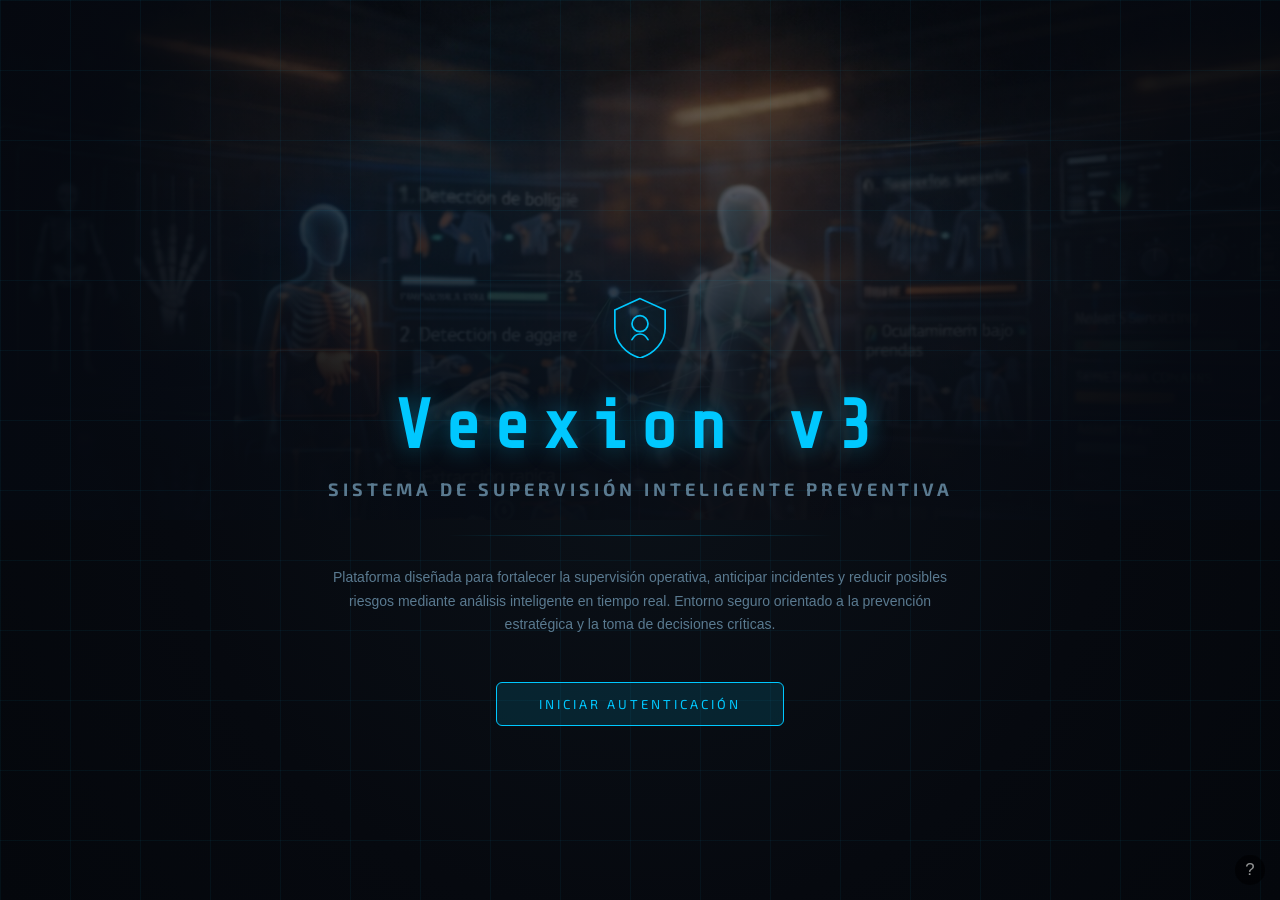
<file: index.html>
<!DOCTYPE html>
<html lang="es">
<head>
  <meta charset="UTF-8">
  <title>Veexion v3 — Sistema de Supervisión Inteligente Preventiva</title>
  <meta name="viewport" content="width=device-width, initial-scale=1.0">
  <link rel="stylesheet" href="style.css">
</head>
<body class="command-home">

  
  <div class="tactical-grid"></div>

  <main class="home-core">

    <div class="home-logo">
      <svg viewBox="0 0 56 56" fill="none" stroke="currentColor" stroke-width="1.5">
          <path d="M28 4L6 14v16c0 12 9.8 22.4 22 26 12.2-3.6 22-14 22-26V14L28 4z"/>
          <circle cx="28" cy="26" r="7"/>
          <path d="M21 40c1.8-3.4 4-5 7-5s5.2 1.6 7 5" stroke-linecap="round"/>
        </svg>
    </div>

    <h1 class="home-title">Veexion v3</h1>
    <h2 class="home-subtitle">
      Sistema de Supervisión Inteligente Preventiva
    </h2>

    <div class="home-divider"></div>

    <p class="home-description">
      Plataforma diseñada para fortalecer la supervisión operativa,
      anticipar incidentes y reducir posibles riesgos mediante análisis
      inteligente en tiempo real. Entorno seguro orientado a la
      prevención estratégica y la toma de decisiones críticas.
    </p>

    <a href="login.html" class="home-btn">
      INICIAR AUTENTICACIÓN
    </a>
  <!-- Signo de interrogación discreto -->
  <a href="about.html" class="help-link" title="Ver presentación">?</a>
  </main>
 <a href="about.html" class="help-link" title="Ver presentación">?</a>
</body>
</html>
</file>
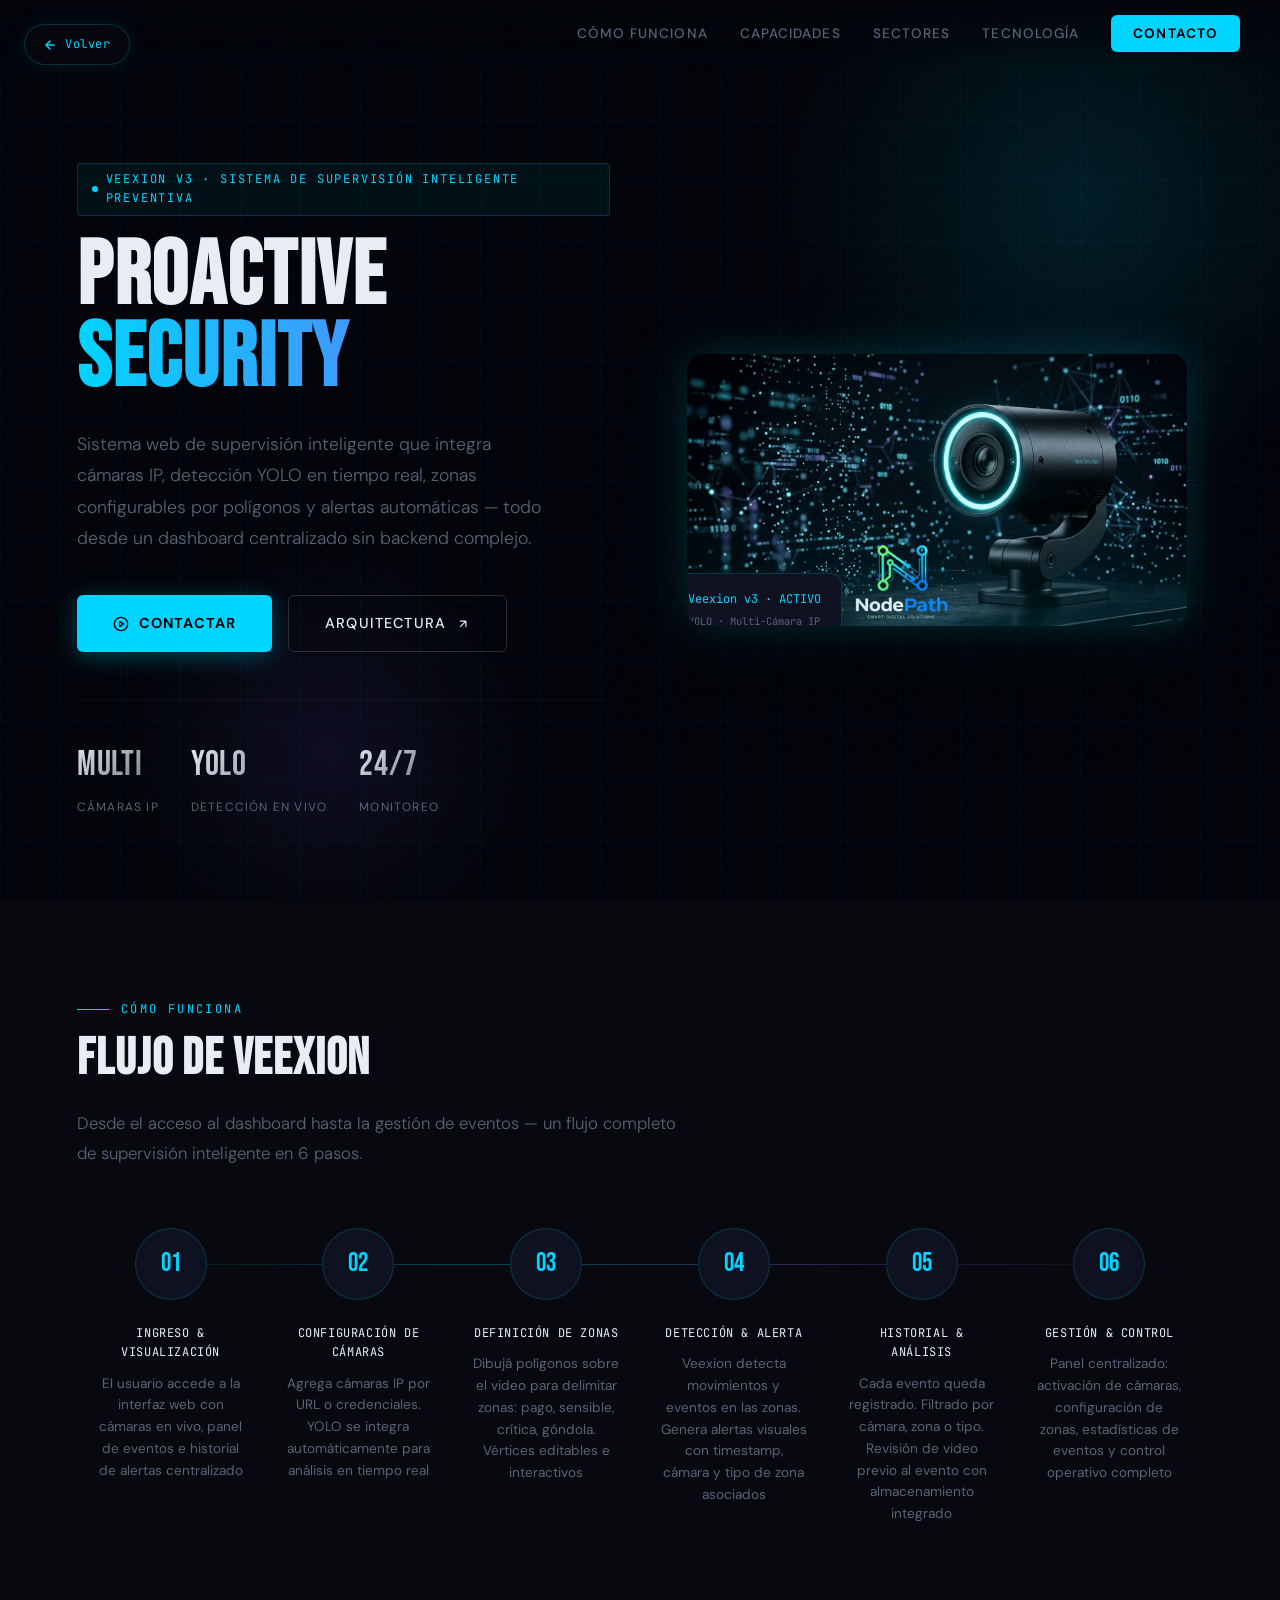
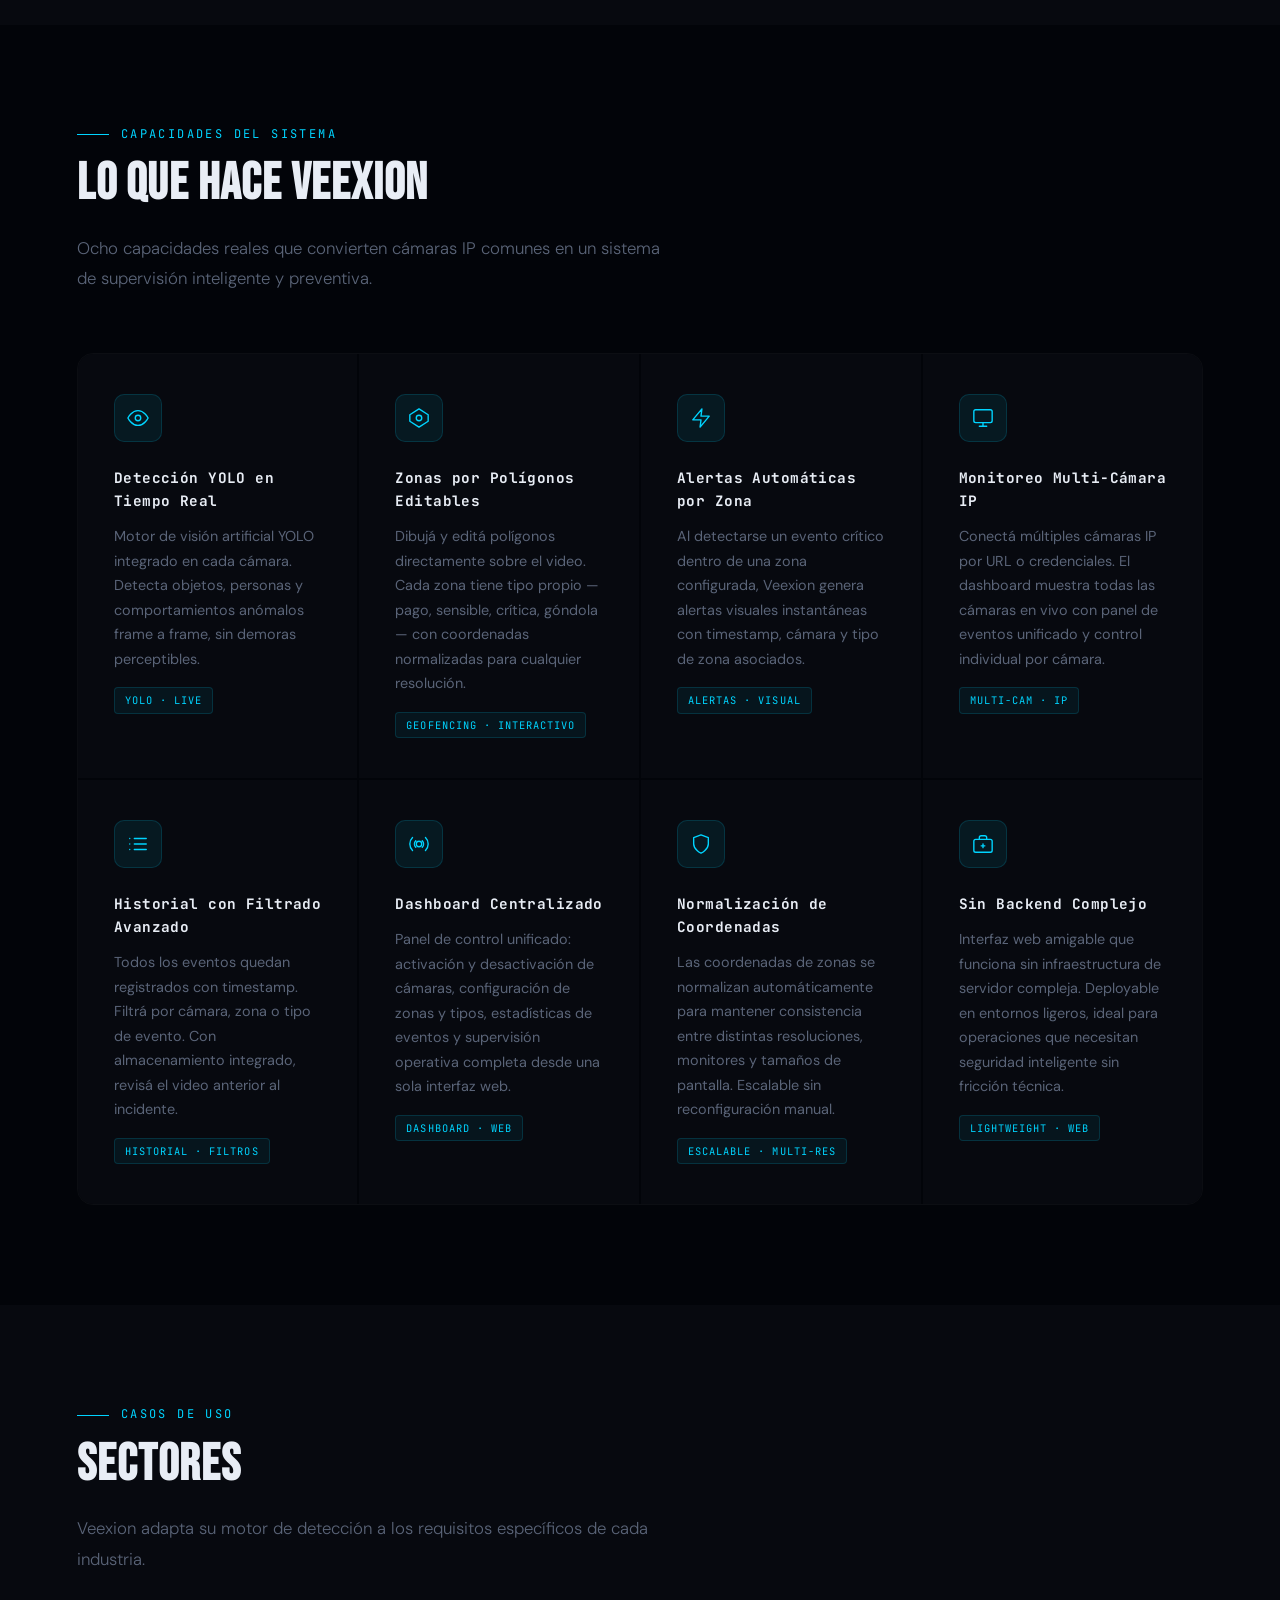
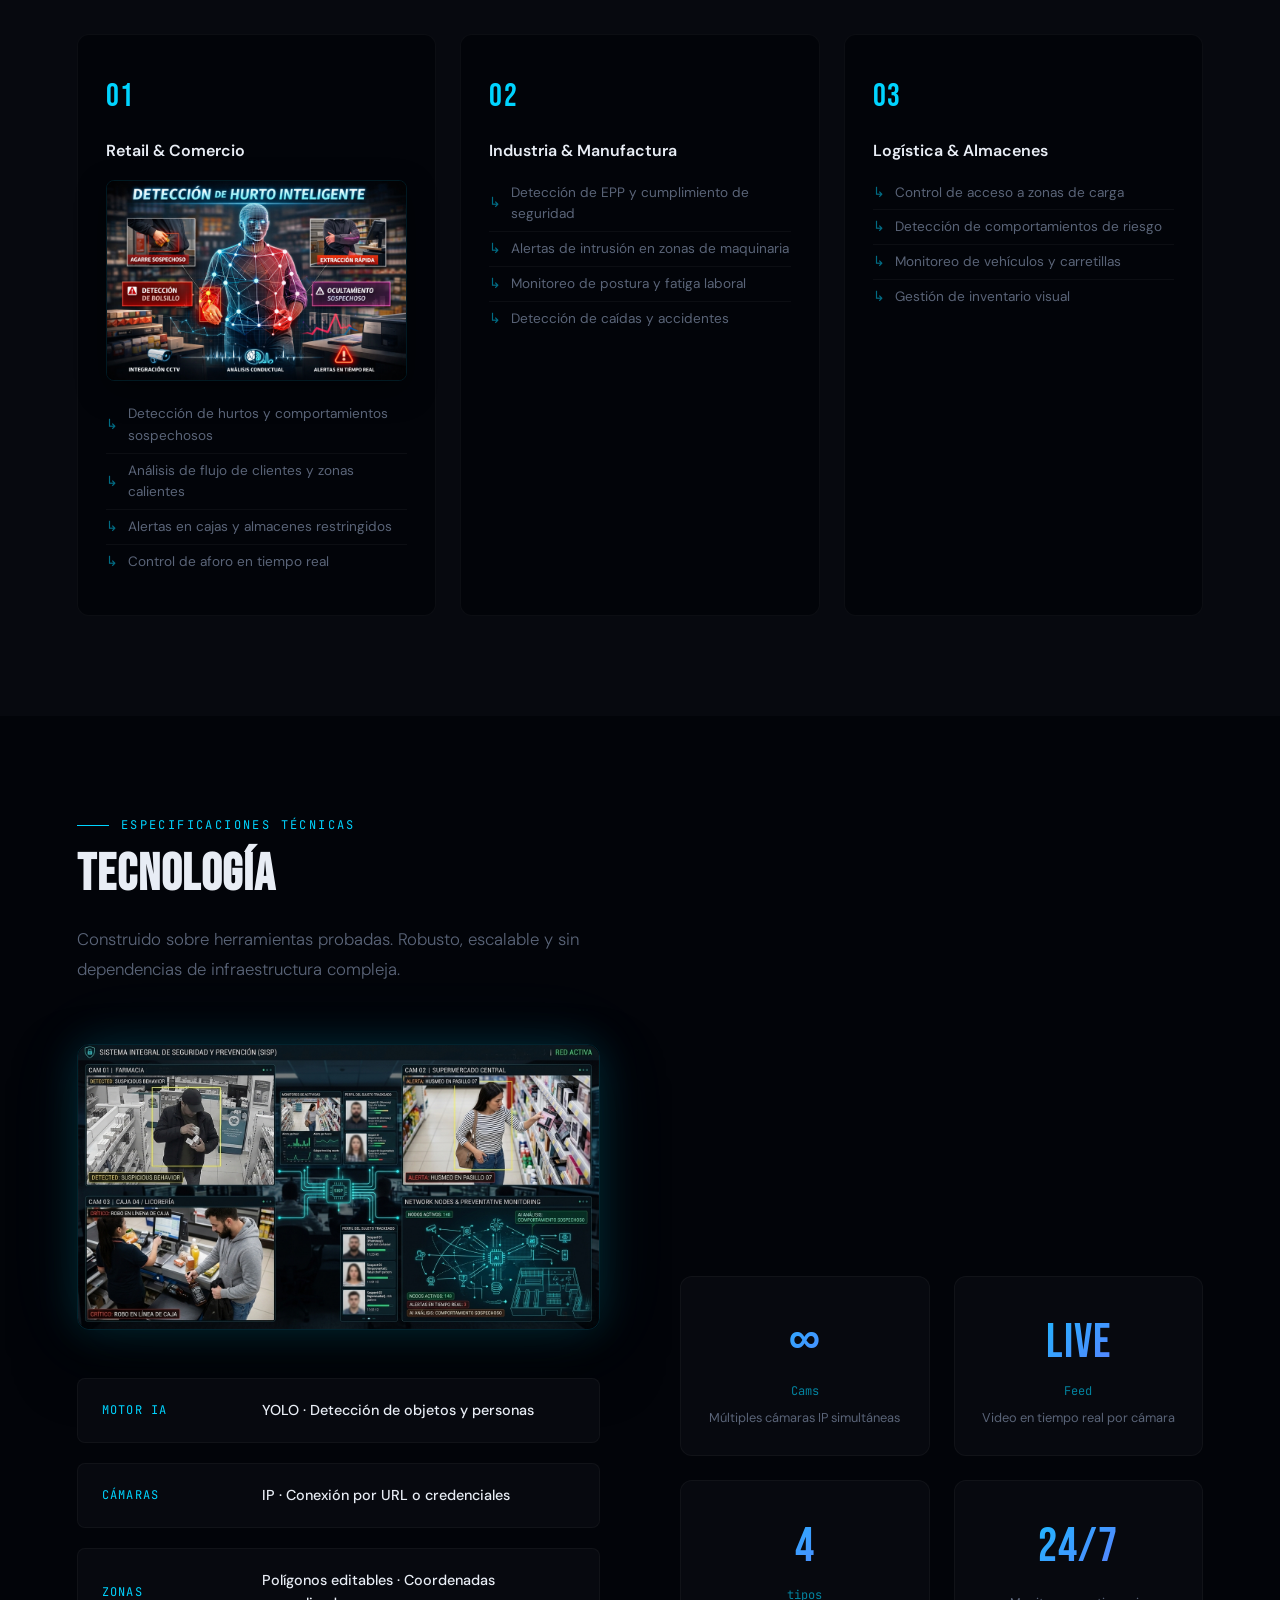
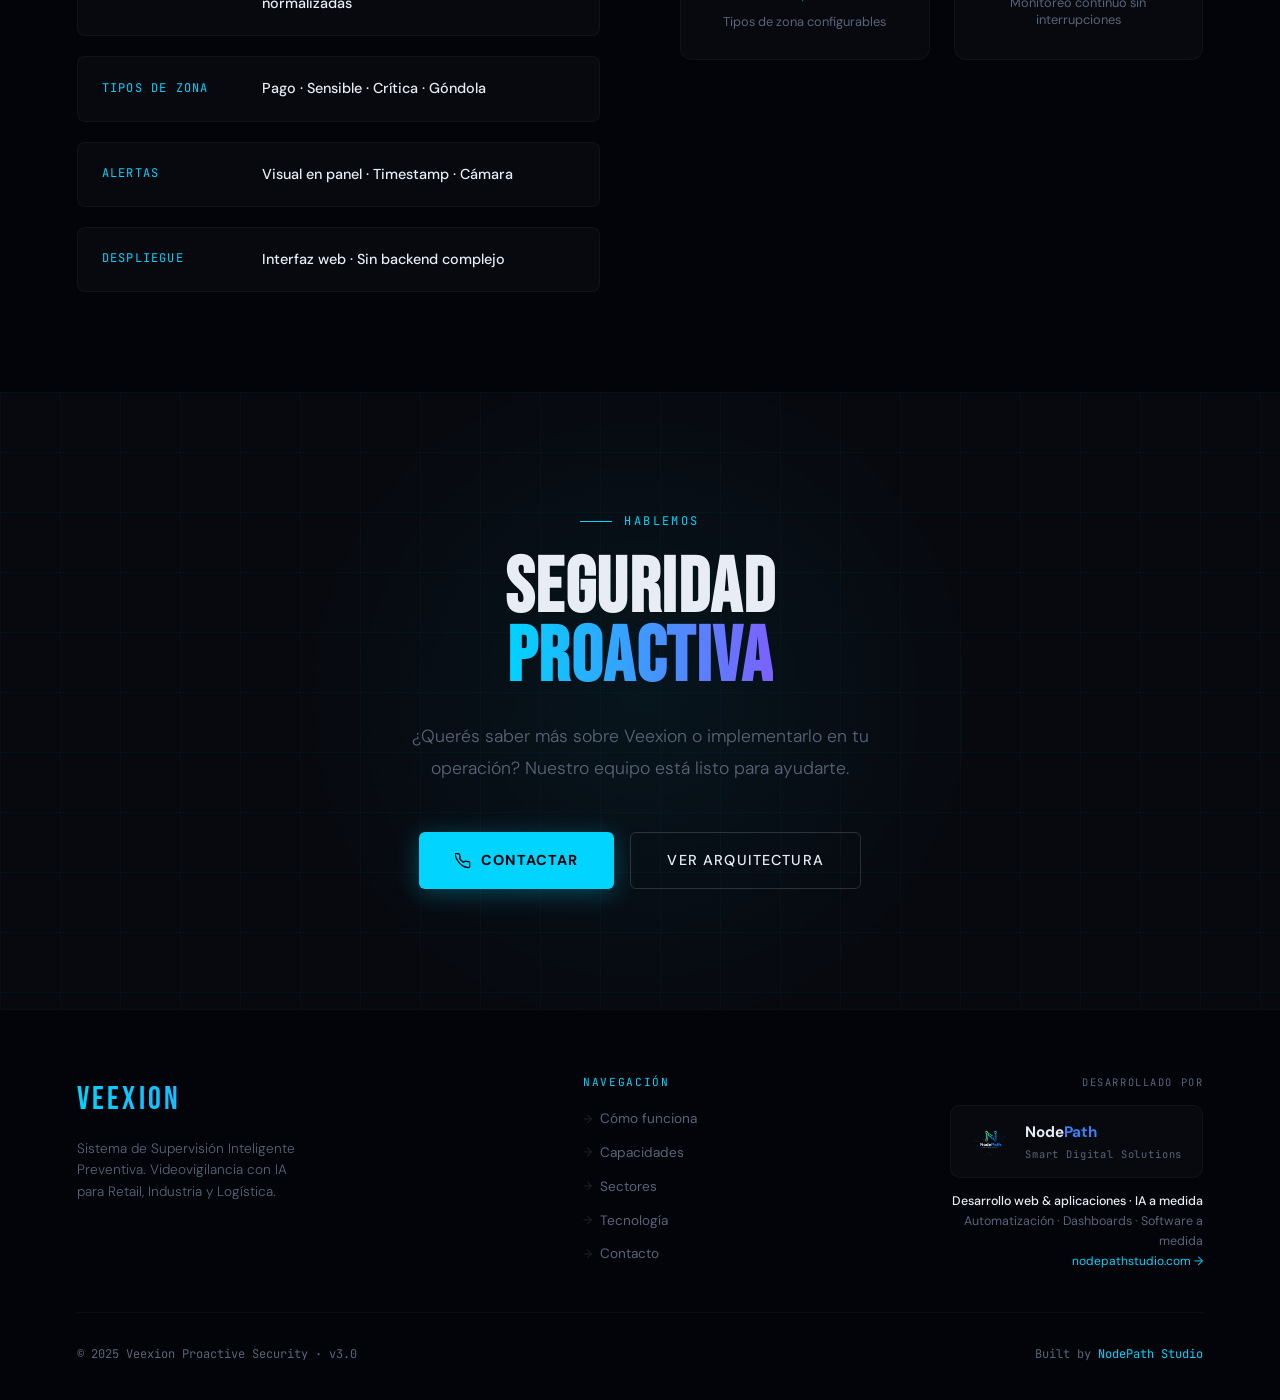
<file: about.html>
<!DOCTYPE html>
<html lang="es">
<head>
<meta charset="UTF-8">
<meta name="viewport" content="width=device-width, initial-scale=1.0">

<!-- SEO Primary -->
<title>Veexion Proactive Security | Videovigilancia Predictiva con IA · Edge AI · YOLOv26</title>
<meta name="description" content="Veexion es un sistema web de supervisión inteligente preventiva que integra cámaras IP, detección YOLO en tiempo real, zonas configurables por polígonos y alertas automáticas desde un dashboard centralizado. Ideal para Retail, Industria y Logística.">
<meta name="keywords" content="videovigilancia predictiva, Edge AI, seguridad inteligente, Veexion, , detección de poses, retail security, cámaras IP, alertas tiempo real, seguridad industrial">
<meta name="author" content="veexion Proactive Security">
<meta name="robots" content="index, follow">
<meta name="language" content="es">
<link rel="canonical" href="https://ssip-v3.netlify.app/">
<!-- Open Graph / Facebook -->
<meta property="og:type" content="website">
<meta property="og:title" content="Veexion Proactive Security | IA en Videovigilancia">
<meta property="og:description" content="Plataforma de videovigilancia predictiva con Edge AI. Detección de poses, zonas inteligentes y alertas en tiempo real para Retail, Industria y Logística.">
<meta property="og:image" content="https://Veexion.ai/og-image.jpg">
<meta property="og:locale" content="es_ES">
<meta property="og:site_name" content="Veexion Proactive Security">

<!-- Twitter Card -->
<meta name="twitter:card" content="summary_large_image">
<meta name="twitter:url" content="https://Veexion.ai/">
<meta name="twitter:title" content="veexion Proactive Security | IA en Videovigilancia">
<meta name="twitter:description" content="Plataforma de videovigilancia predictiva con Edge AI, detección de poses YOLOv26 y alertas en tiempo real.">

<!-- Schema.org Structured Data -->
<script type="application/ld+json">
{
  "@context": "https://schema.org",
  "@type": "SoftwareApplication",
  "name": "Veexion Proactive Security",
  "applicationCategory": "SecurityApplication",
  "description": "Plataforma completa de videovigilancia predictiva con Edge AI, detección de poses YOLOv26 y alertas en tiempo real para Retail, Industria y Logística.",
  "operatingSystem": "Web, Edge Devices",
  "offers": { "@type": "Offer", "availability": "https://schema.org/InStock" },
  "featureList": ["Edge AI Processing", "YOLOv26-Pose Detection", "Real-time Alerts", "Smart Zones", "Dashboard Analytics"],
  "url": "https://Veexion.ai"
}
</script>

<!-- Preconnect for performance -->
<link rel="preconnect" href="https://fonts.googleapis.com">
<link rel="preconnect" href="https://fonts.gstatic.com" crossorigin>
<link href="https://fonts.googleapis.com/css2?family=Bebas+Neue&family=DM+Sans:wght@300;400;500;700&family=JetBrains+Mono:wght@400;700&display=swap" rel="stylesheet">

<style>
:root {
  --bg: #020409;
  --surface: #07090f;
  --surface2: #0d1120;
  --accent: #00d4ff;
  --accent2: #7b61ff;
  --danger: #ff3366;
  --text: #e8edf5;
  --muted: #5a6478;
  --border: rgba(255,255,255,0.04);
  --glow: 0 0 40px rgba(0,212,255,0.15), 0 0 80px rgba(0,212,255,0.07);
  --font-display: 'Bebas Neue', sans-serif;
  --font-body: 'DM Sans', sans-serif;
  --font-mono: 'JetBrains Mono', monospace;
}

*, *::before, *::after { box-sizing: border-box; margin: 0; padding: 0; }

html { scroll-behavior: smooth; }

body {
  background: var(--bg);
  color: var(--text);
  font-family: var(--font-body);
  overflow-x: hidden;
  line-height: 1.6;
}

/* ─── NOISE TEXTURE ─── */
body::after {
  content: '';
  position: fixed; inset: 0;
  background-image: url("data:image/svg+xml,%3Csvg viewBox='0 0 256 256' xmlns='http://www.w3.org/2000/svg'%3E%3Cfilter id='noise'%3E%3CfeTurbulence type='fractalNoise' baseFrequency='0.9' numOctaves='4' stitchTiles='stitch'/%3E%3C/filter%3E%3Crect width='100%25' height='100%25' filter='url(%23noise)' opacity='0.03'/%3E%3C/svg%3E");
  pointer-events: none; z-index: 0; opacity: 0.4;
}

/* ─── BACK BUTTON ─── */
.back-btn {
  position: fixed;
  top: 24px; left: 24px;
  z-index: 1000;
  display: flex; align-items: center; gap: 8px;
  padding: 10px 18px;
  background: rgba(7,9,15,0.85);
  backdrop-filter: blur(12px);
  border: 1px solid rgba(0,212,255,0.2);
  border-radius: 50px;
  color: var(--accent);
  text-decoration: none;
  font-family: var(--font-mono);
  font-size: 0.75rem;
  letter-spacing: 0.05em;
  transition: all 0.3s ease;
  box-shadow: 0 0 20px rgba(0,212,255,0.1);
}
.back-btn:hover {
  background: rgba(0,212,255,0.08);
  border-color: rgba(0,212,255,0.5);
  box-shadow: 0 0 30px rgba(0,212,255,0.25);
  transform: translateX(-3px);
}
.back-btn svg { transition: transform 0.3s ease; }
.back-btn:hover svg { transform: translateX(-3px); }

/* ─── NAV ─── */
nav {
  position: fixed; top: 0; left: 0; right: 0;
  z-index: 100;
  display: flex; align-items: center; justify-content: flex-end;
  padding: 20px 40px;
  background: linear-gradient(180deg, rgba(2,4,9,0.95) 0%, transparent 100%);
  backdrop-filter: blur(8px);
}
.nav-links { display: flex; gap: 32px; list-style: none; }
.nav-links a {
  color: var(--muted);
  text-decoration: none;
  font-size: 0.85rem;
  font-weight: 500;
  letter-spacing: 0.08em;
  text-transform: uppercase;
  transition: color 0.2s;
}
.nav-links a:hover { color: var(--accent); }
.nav-cta {
  padding: 10px 22px;
  background: var(--accent);
  color: var(--bg) !important;
  border-radius: 6px;
  font-weight: 700 !important;
}

/* ─── GRID OVERLAY ─── */
.grid-overlay {
  position: absolute; inset: 0;
  background-image:
    linear-gradient(rgba(0,212,255,0.03) 1px, transparent 1px),
    linear-gradient(90deg, rgba(0,212,255,0.03) 1px, transparent 1px);
  background-size: 60px 60px;
  pointer-events: none;
}

/* ─── HERO ─── */
.hero {
  min-height: 100vh;
  display: flex; align-items: center;
  position: relative;
  overflow: hidden;
  padding: 0 6vw;
}
.hero-bg-orb {
  position: absolute;
  border-radius: 50%;
  pointer-events: none;
}
.orb1 {
  width: 600px; height: 600px;
  background: radial-gradient(circle, rgba(0,212,255,0.12) 0%, transparent 70%);
  top: -100px; right: -100px;
  animation: orb-pulse 8s ease-in-out infinite;
}
.orb2 {
  width: 400px; height: 400px;
  background: radial-gradient(circle, rgba(123,97,255,0.1) 0%, transparent 70%);
  bottom: -50px; left: 10%;
  animation: orb-pulse 12s ease-in-out infinite reverse;
}
@keyframes orb-pulse {
  0%, 100% { transform: scale(1) translate(0, 0); opacity: 0.8; }
  50% { transform: scale(1.15) translate(20px, -20px); opacity: 1; }
}

.hero-inner {
  max-width: 1200px; margin: 0 auto; width: 100%;
  display: grid; grid-template-columns: 1fr 1fr;
  align-items: center; gap: 60px;
  position: relative; z-index: 2;
  padding-top: 80px;
}

.hero-label {
  display: inline-flex; align-items: center; gap: 8px;
  font-family: var(--font-mono);
  font-size: 0.75rem;
  color: var(--accent);
  letter-spacing: 0.15em;
  text-transform: uppercase;
  margin-bottom: 20px;
  padding: 6px 14px;
  background: rgba(0,212,255,0.06);
  border: 1px solid rgba(0,212,255,0.2);
  border-radius: 4px;
  width: fit-content;
}
.hero-label::before {
  content: '';
  width: 6px; height: 6px;
  background: var(--accent);
  border-radius: 50%;
  animation: blink 1.5s infinite;
}
@keyframes blink { 0%,100%{opacity:1} 50%{opacity:0.2} }

.hero-title {
  font-family: var(--font-display);
  font-size: clamp(4rem, 7vw, 8rem);
  line-height: 0.92;
  letter-spacing: 0.02em;
  margin-bottom: 28px;
}
.hero-title .line1 { color: var(--text); display: block; }
.hero-title .line2 {
  display: block;
  background: linear-gradient(90deg, var(--accent) 0%, var(--accent2) 100%);
  -webkit-background-clip: text; -webkit-text-fill-color: transparent;
}

.hero-desc {
  color: var(--muted);
  font-size: 1.1rem;
  font-weight: 300;
  max-width: 480px;
  margin-bottom: 40px;
  line-height: 1.8;
}

.hero-actions { display: flex; gap: 16px; flex-wrap: wrap; }
.btn-primary {
  padding: 16px 36px;
  background: var(--accent);
  color: var(--bg);
  border: none; border-radius: 6px;
  font-family: var(--font-body);
  font-weight: 700; font-size: 0.9rem;
  text-transform: uppercase; letter-spacing: 0.08em;
  cursor: pointer; text-decoration: none;
  transition: all 0.3s ease;
  box-shadow: 0 4px 24px rgba(0,212,255,0.3);
  display: inline-flex; align-items: center; gap: 10px;
}
.btn-primary:hover {
  transform: translateY(-2px);
  box-shadow: 0 8px 36px rgba(0,212,255,0.45);
}
.btn-outline {
  padding: 16px 36px;
  background: transparent;
  color: var(--text);
  border: 1px solid rgba(255,255,255,0.15);
  border-radius: 6px;
  font-family: var(--font-body);
  font-weight: 500; font-size: 0.9rem;
  text-transform: uppercase; letter-spacing: 0.08em;
  cursor: pointer; text-decoration: none;
  transition: all 0.3s ease;
  display: inline-flex; align-items: center; gap: 10px;
}
.btn-outline:hover {
  border-color: var(--accent);
  color: var(--accent);
  background: rgba(0,212,255,0.04);
}

.hero-stats {
  display: flex; gap: 32px; margin-top: 48px;
  padding-top: 36px;
  border-top: 1px solid var(--border);
}
.stat { display: flex; flex-direction: column; gap: 4px; }
.stat-num {
  font-family: var(--font-display);
  font-size: 2.2rem;
  letter-spacing: 0.02em;
  background: linear-gradient(135deg, var(--text), var(--muted));
  -webkit-background-clip: text; -webkit-text-fill-color: transparent;
}
.stat-label { font-size: 0.75rem; color: var(--muted); text-transform: uppercase; letter-spacing: 0.1em; }

/* ─── HERO IMAGE ─── */
.hero-visual {
  position: relative;
  display: flex; justify-content: center; align-items: center;
}
.hero-img-wrap {
  position: relative;
  border-radius: 16px;
  overflow: hidden;
  box-shadow: var(--glow), 0 40px 80px rgba(0,0,0,0.6);
}
.hero-img-wrap::before {
  content: '';
  position: absolute; inset: 0;
  background: linear-gradient(180deg, transparent 50%, rgba(0,212,255,0.1) 100%);
  z-index: 1; pointer-events: none;
}
.hero-img-wrap img {
  width: 100%; max-width: 500px;
  display: block;
  border-radius: 16px;
  transition: transform 0.6s ease;
}
.hero-img-wrap:hover img { transform: scale(1.03); }

.hero-badge {
  position: absolute;
  bottom: -20px; left: -20px;
  background: var(--surface2);
  border: 1px solid rgba(0,212,255,0.2);
  border-radius: 12px;
  padding: 16px 20px;
  font-family: var(--font-mono);
  font-size: 0.75rem;
  color: var(--accent);
  box-shadow: 0 20px 40px rgba(0,0,0,0.5);
  z-index: 2;
}
.hero-badge span { color: var(--muted); display: block; margin-top: 4px; font-size: 0.65rem; }

/* ─── SECTIONS ─── */
section { position: relative; z-index: 1; }
.section-pad { padding: 100px 6vw; }
.container { max-width: 1200px; margin: 0 auto; width: 100%; }

.section-eyebrow {
  font-family: var(--font-mono);
  font-size: 0.75rem;
  color: var(--accent);
  letter-spacing: 0.2em;
  text-transform: uppercase;
  margin-bottom: 16px;
  display: flex; align-items: center; gap: 12px;
}
.section-eyebrow::before {
  content: '';
  width: 32px; height: 1px;
  background: var(--accent);
  flex-shrink: 0;
}

.section-title {
  font-family: var(--font-display);
  font-size: clamp(2.5rem, 4vw, 4.5rem);
  letter-spacing: 0.02em;
  line-height: 0.95;
  margin-bottom: 24px;
}
.section-sub {
  color: var(--muted);
  font-size: 1.05rem;
  font-weight: 300;
  max-width: 600px;
  line-height: 1.8;
}

/* ─── FLOW SECTION ─── */
.flow-section { background: var(--surface); }

.flow-track {
  display: flex; align-items: stretch;
  gap: 0; margin-top: 60px;
  position: relative;
}
.flow-track::before {
  content: '';
  position: absolute;
  top: 36px; left: 36px; right: 36px; height: 1px;
  background: linear-gradient(90deg, transparent, var(--accent), var(--accent2), transparent);
  opacity: 0.3;
}

.flow-step {
  flex: 1;
  display: flex; flex-direction: column; align-items: center;
  padding: 0 20px;
  position: relative;
}
.flow-num {
  width: 72px; height: 72px;
  border-radius: 50%;
  background: var(--surface2);
  border: 1px solid rgba(0,212,255,0.2);
  display: flex; align-items: center; justify-content: center;
  font-family: var(--font-display);
  font-size: 1.6rem;
  color: var(--accent);
  margin-bottom: 24px;
  position: relative; z-index: 1;
  transition: all 0.3s ease;
}
.flow-step:hover .flow-num {
  background: rgba(0,212,255,0.1);
  box-shadow: 0 0 30px rgba(0,212,255,0.3);
}
.flow-step-title {
  font-family: var(--font-mono);
  font-size: 0.75rem;
  color: var(--text);
  text-align: center;
  letter-spacing: 0.05em;
  text-transform: uppercase;
  margin-bottom: 10px;
}
.flow-step-desc {
  font-size: 0.85rem;
  color: var(--muted);
  text-align: center;
  line-height: 1.6;
}

/* ─── FEATURES SECTION ─── */
.features-section { background: var(--bg); }

.features-grid {
  display: grid;
  grid-template-columns: repeat(4, 1fr);
  gap: 2px;
  margin-top: 60px;
  border: 1px solid var(--border);
  border-radius: 16px;
  overflow: hidden;
}

.feature-card {
  background: var(--surface);
  padding: 40px 36px;
  transition: all 0.3s ease;
  position: relative;
  overflow: hidden;
}
.feature-card::before {
  content: '';
  position: absolute; top: 0; left: 0; right: 0;
  height: 2px;
  background: linear-gradient(90deg, var(--accent), var(--accent2));
  transform: scaleX(0); transform-origin: left;
  transition: transform 0.4s ease;
}
.feature-card:hover { background: var(--surface2); }
.feature-card:hover::before { transform: scaleX(1); }

.feature-icon {
  width: 48px; height: 48px;
  background: rgba(0,212,255,0.08);
  border: 1px solid rgba(0,212,255,0.15);
  border-radius: 10px;
  display: flex; align-items: center; justify-content: center;
  margin-bottom: 24px;
  font-size: 1.4rem;
}
.feature-title {
  font-family: var(--font-mono);
  font-size: 0.9rem;
  color: var(--text);
  margin-bottom: 12px;
  letter-spacing: 0.03em;
}
.feature-desc {
  font-size: 0.9rem;
  color: var(--muted);
  line-height: 1.7;
}
.feature-tag {
  display: inline-block;
  margin-top: 16px;
  padding: 4px 10px;
  background: rgba(0,212,255,0.06);
  border: 1px solid rgba(0,212,255,0.15);
  border-radius: 4px;
  font-family: var(--font-mono);
  font-size: 0.65rem;
  color: var(--accent);
  text-transform: uppercase;
  letter-spacing: 0.1em;
}

/* ─── USE CASES ─── */
.cases-section { background: var(--surface); }
.cases-grid { display: grid; grid-template-columns: repeat(3, 1fr); gap: 24px; margin-top: 60px; }
.case-card {
  background: var(--bg);
  border: 1px solid var(--border);
  border-radius: 12px;
  padding: 36px 28px;
  transition: all 0.3s ease;
  cursor: default;
}
.case-card:hover {
  border-color: rgba(0,212,255,0.2);
  transform: translateY(-4px);
  box-shadow: 0 20px 40px rgba(0,0,0,0.4), 0 0 30px rgba(0,212,255,0.08);
}
.case-sector {
  font-family: var(--font-display);
  font-size: 2rem;
  color: var(--accent);
  letter-spacing: 0.05em;
  margin-bottom: 16px;
}
.case-title {
  font-size: 1rem;
  font-weight: 600;
  margin-bottom: 12px;
}
.case-list { list-style: none; }
.case-list li {
  font-size: 0.85rem;
  color: var(--muted);
  padding: 6px 0;
  border-bottom: 1px solid var(--border);
  display: flex; align-items: center; gap: 10px;
}
.case-list li:last-child { border-bottom: none; }
.case-list li::before { content: '↳'; color: var(--accent); opacity: 0.5; }

/* ─── TECH SECTION ─── */
.tech-section { background: var(--bg); }
.tech-inner {
  display: grid; grid-template-columns: 1fr 1fr;
  gap: 80px; align-items: center;
  margin-top: 60px;
}
.tech-specs { display: flex; flex-direction: column; gap: 20px; }
.spec-row {
  display: flex; align-items: center;
  padding: 20px 24px;
  background: var(--surface);
  border: 1px solid var(--border);
  border-radius: 8px;
  gap: 20px;
  transition: all 0.3s ease;
}
.spec-row:hover {
  border-color: rgba(0,212,255,0.2);
  background: var(--surface2);
}
.spec-key {
  font-family: var(--font-mono);
  font-size: 0.75rem;
  color: var(--accent);
  text-transform: uppercase;
  letter-spacing: 0.1em;
  min-width: 140px;
}
.spec-val {
  font-size: 0.9rem;
  color: var(--text);
  font-weight: 500;
}
.tech-metrics {
  display: grid; grid-template-columns: 1fr 1fr;
  gap: 24px;
}
.metric-card {
  background: var(--surface);
  border: 1px solid var(--border);
  border-radius: 12px;
  padding: 28px 24px;
  text-align: center;
  transition: all 0.3s ease;
}
.metric-card:hover {
  border-color: rgba(0,212,255,0.2);
  box-shadow: 0 10px 30px rgba(0,0,0,0.3), 0 0 20px rgba(0,212,255,0.06);
}
.metric-value {
  font-family: var(--font-display);
  font-size: 3rem;
  letter-spacing: 0.02em;
  background: linear-gradient(135deg, var(--accent), var(--accent2));
  -webkit-background-clip: text; -webkit-text-fill-color: transparent;
}
.metric-unit { font-family: var(--font-mono); font-size: 0.75rem; color: var(--accent); opacity: 0.6; }
.metric-label { font-size: 0.8rem; color: var(--muted); margin-top: 8px; line-height: 1.4; }

/* ─── CTA SECTION ─── */
.cta-section {
  background: var(--surface);
  padding: 120px 6vw;
  text-align: center;
  position: relative;
  overflow: hidden;
}
.cta-section::before {
  content: '';
  position: absolute;
  width: 800px; height: 800px;
  border-radius: 50%;
  background: radial-gradient(circle, rgba(0,212,255,0.06) 0%, transparent 60%);
  top: 50%; left: 50%;
  transform: translate(-50%, -50%);
  pointer-events: none;
}
.cta-title {
  font-family: var(--font-display);
  font-size: clamp(3rem, 6vw, 7rem);
  letter-spacing: 0.02em;
  line-height: 0.9;
  margin-bottom: 28px;
}
.cta-sub {
  color: var(--muted);
  font-size: 1.1rem;
  font-weight: 300;
  max-width: 500px;
  margin: 0 auto 48px;
  line-height: 1.8;
}
.cta-actions {
  display: flex; gap: 16px;
  justify-content: center; flex-wrap: wrap;
}

/* ─── FOOTER ─── */
footer {
  background: var(--bg);
  border-top: 1px solid var(--border);
  padding: 64px 6vw 36px;
}
.footer-inner {
  max-width: 1200px; margin: 0 auto;
  display: grid;
  grid-template-columns: 1fr auto 1fr;
  align-items: start;
  gap: 48px;
  padding-bottom: 40px;
  border-bottom: 1px solid var(--border);
  margin-bottom: 32px;
}
.footer-left { display: flex; flex-direction: column; gap: 12px; }
.footer-logo {
  font-family: var(--font-display);
  font-size: 2rem;
  letter-spacing: 0.1em;
  background: linear-gradient(90deg, var(--accent), var(--accent2));
  -webkit-background-clip: text; -webkit-text-fill-color: transparent;
}
.footer-tagline {
  font-size: 0.85rem;
  color: var(--muted);
  font-weight: 300;
  line-height: 1.6;
  max-width: 240px;
}
.footer-links {
  display: flex; flex-direction: column; gap: 12px;
}
.footer-links-title {
  font-family: var(--font-mono);
  font-size: 0.7rem;
  color: var(--accent);
  text-transform: uppercase;
  letter-spacing: 0.15em;
  margin-bottom: 4px;
}
.footer-links a {
  font-size: 0.85rem; color: var(--muted);
  text-decoration: none; transition: color 0.2s;
  display: flex; align-items: center; gap: 8px;
}
.footer-links a:hover { color: var(--accent); }
.footer-links a::before { content: '→'; opacity: 0.3; font-size: 0.75rem; transition: opacity 0.2s; }
.footer-links a:hover::before { opacity: 1; }

.footer-nodepath {
  display: flex; flex-direction: column; align-items: flex-end; gap: 14px;
}
.nodepath-label {
  font-family: var(--font-mono);
  font-size: 0.65rem;
  color: var(--muted);
  text-transform: uppercase;
  letter-spacing: 0.15em;
}
.nodepath-logo-wrap {
  display: flex; align-items: center; gap: 14px;
  text-decoration: none;
  padding: 14px 20px;
  background: var(--surface);
  border: 1px solid var(--border);
  border-radius: 10px;
  transition: all 0.3s ease;
}
.nodepath-logo-wrap:hover {
  border-color: rgba(0,212,255,0.25);
  background: var(--surface2);
  box-shadow: 0 8px 24px rgba(0,0,0,0.3);
}
.nodepath-logo-wrap img {
  width: 40px; height: 40px;
  border-radius: 8px;
  object-fit: cover;
}
.nodepath-info { display: flex; flex-direction: column; gap: 2px; }
.nodepath-name {
  font-family: var(--font-body);
  font-size: 0.95rem;
  font-weight: 700;
  color: var(--text);
}
.nodepath-name span { color: #3b82f6; }
.nodepath-sub {
  font-family: var(--font-mono);
  font-size: 0.65rem;
  color: var(--muted);
  letter-spacing: 0.08em;
}
.nodepath-services {
  font-size: 0.78rem;
  color: var(--muted);
  text-align: right;
  line-height: 1.6;
  max-width: 260px;
}
.nodepath-services strong { color: var(--text); font-weight: 500; }

.footer-bottom {
  max-width: 1200px; margin: 0 auto;
  display: flex; justify-content: space-between; align-items: center;
  flex-wrap: wrap; gap: 12px;
}
.footer-copy {
  font-size: 0.75rem;
  color: var(--muted);
  font-family: var(--font-mono);
}

@media (max-width: 900px) {
  .footer-inner { grid-template-columns: 1fr; }
  .footer-nodepath { align-items: flex-start; }
  .nodepath-services { text-align: left; }
}

/* ─── SCROLL ANIMATIONS ─── */
.reveal {
  opacity: 0;
  transform: translateY(30px);
  transition: opacity 0.7s ease, transform 0.7s ease;
}
.reveal.visible {
  opacity: 1;
  transform: translateY(0);
}
.reveal-delay-1 { transition-delay: 0.1s; }
.reveal-delay-2 { transition-delay: 0.2s; }
.reveal-delay-3 { transition-delay: 0.3s; }
.reveal-delay-4 { transition-delay: 0.4s; }
.reveal-delay-5 { transition-delay: 0.5s; }

/* ─── RESPONSIVE ─── */
@media (max-width: 900px) {
  .hero-inner { grid-template-columns: 1fr; }
  .hero-visual { display: none; }
  .flow-track { flex-direction: column; align-items: flex-start; gap: 24px; }
  .flow-track::before { display: none; }
  .flow-step { flex-direction: row; align-items: flex-start; padding: 0; gap: 20px; }
  .flow-num { flex-shrink: 0; margin-bottom: 0; }
  .features-grid { grid-template-columns: 1fr 1fr; }
  .cases-grid { grid-template-columns: 1fr; }
  .tech-inner { grid-template-columns: 1fr; }
  .tech-metrics { grid-template-columns: 1fr 1fr; }
  nav { padding: 16px 20px; }
  .nav-links { gap: 16px; }
  .hero-stats { flex-wrap: wrap; gap: 20px; }
}
</style>
</head>

<body>

<!-- ─── BACK BUTTON ─── -->
<a href="index.html" class="back-btn" title="Volver a la página anterior" aria-label="Volver a la página anterior">
  <svg width="14" height="14" viewBox="0 0 24 24" fill="none" stroke="currentColor" stroke-width="2.5" stroke-linecap="round" stroke-linejoin="round">
    <path d="M19 12H5M12 19l-7-7 7-7"/>
  </svg>
  Volver
</a>

<!-- ─── NAV ─── -->
<nav role="navigation" aria-label="Navegación principal">
  <ul class="nav-links">
    <li><a href="#flujo">Cómo funciona</a></li>
    <li><a href="#features">Capacidades</a></li>
    <li><a href="#sectores">Sectores</a></li>
    <li><a href="#tecnologia">Tecnología</a></li>
    <li><a href="https://nodepathstudio.com/#contacto" target="_blank" rel="noopener" class="nav-cta">Contacto</a></li>
  </ul>
</nav>

<!-- ─── HERO ─── -->
<header class="hero" role="banner" id="inicio">
  <div class="grid-overlay"></div>
  <div class="hero-bg-orb orb1" aria-hidden="true"></div>
  <div class="hero-bg-orb orb2" aria-hidden="true"></div>

  <div class="hero-inner">
    <div class="hero-content">
      <div class="hero-label" role="text">Veexion v3 · Sistema de Supervisión Inteligente Preventiva</div>
      <h1 class="hero-title">
        <span class="line1">PROACTIVE</span>
        <span class="line2">SECURITY</span>
      </h1>
      <p class="hero-desc">
        Sistema web de supervisión inteligente que integra cámaras IP, detección YOLO en tiempo real, zonas configurables por polígonos y alertas automáticas — todo desde un dashboard centralizado sin backend complejo.
      </p>
      <div class="hero-actions">
        <a href="https://nodepathstudio.com/#contacto" target="_blank" rel="noopener" class="btn-primary" aria-label="Contactar al equipo de Veexion">
          <svg width="16" height="16" viewBox="0 0 24 24" fill="none" stroke="currentColor" stroke-width="2" stroke-linecap="round" stroke-linejoin="round">
            <circle cx="12" cy="12" r="10"/><polygon points="10,8 16,12 10,16"/>
          </svg>
          Contactar
        </a>
        <a href="#flujo" class="btn-outline" aria-label="Conocer la arquitectura técnica">
          Arquitectura
          <svg width="14" height="14" viewBox="0 0 24 24" fill="none" stroke="currentColor" stroke-width="2">
            <path d="M7 17L17 7M17 7H7M17 7v10"/>
          </svg>
        </a>
      </div>
      <div class="hero-stats" aria-label="Estadísticas clave">
        <div class="stat">
          <span class="stat-num">Multi</span>
          <span class="stat-label">Cámaras IP</span>
        </div>
        <div class="stat">
          <span class="stat-num">YOLO</span>
          <span class="stat-label">Detección en vivo</span>
        </div>
        <div class="stat">
          <span class="stat-num">24/7</span>
          <span class="stat-label">Monitoreo</span>
        </div>
      </div>
    </div>

    <div class="hero-visual" aria-hidden="true">
      <div class="hero-img-wrap">
        <img src="cm.png" alt="Veexion Proactive Security - Dashboard de videovigilancia predictiva con IA" loading="eager" width="500">
        <div class="hero-badge">
          Veexion v3 · ACTIVO
          <span>YOLO · Multi-Cámara IP</span>
        </div>
      </div>
    </div>
  </div>
</header>

<!-- ─── FLOW SECTION ─── -->
<section class="flow-section section-pad" id="flujo" aria-labelledby="flujo-title">
  <div class="container">
    <div class="section-eyebrow">Cómo funciona</div>
    <h2 class="section-title" id="flujo-title">FLUJO DE Veexion</h2>
    <p class="section-sub">Desde el acceso al dashboard hasta la gestión de eventos — un flujo completo de supervisión inteligente en 6 pasos.</p>

    <div class="flow-track" role="list" aria-label="Flujo de funcionamiento de Veexion">
      <div class="flow-step reveal" role="listitem">
        <div class="flow-num" aria-hidden="true">01</div>
        <div>
          <div class="flow-step-title">Ingreso & Visualización</div>
          <div class="flow-step-desc">El usuario accede a la interfaz web con cámaras en vivo, panel de eventos e historial de alertas centralizado</div>
        </div>
      </div>
      <div class="flow-step reveal reveal-delay-1" role="listitem">
        <div class="flow-num" aria-hidden="true">02</div>
        <div>
          <div class="flow-step-title">Configuración de Cámaras</div>
          <div class="flow-step-desc">Agrega cámaras IP por URL o credenciales. YOLO se integra automáticamente para análisis en tiempo real</div>
        </div>
      </div>
      <div class="flow-step reveal reveal-delay-2" role="listitem">
        <div class="flow-num" aria-hidden="true">03</div>
        <div>
          <div class="flow-step-title">Definición de Zonas</div>
          <div class="flow-step-desc">Dibujá polígonos sobre el video para delimitar zonas: pago, sensible, crítica, góndola. Vértices editables e interactivos</div>
        </div>
      </div>
      <div class="flow-step reveal reveal-delay-3" role="listitem">
        <div class="flow-num" aria-hidden="true">04</div>
        <div>
          <div class="flow-step-title">Detección & Alerta</div>
          <div class="flow-step-desc">Veexion detecta movimientos y eventos en las zonas. Genera alertas visuales con timestamp, cámara y tipo de zona asociados</div>
        </div>
      </div>
      <div class="flow-step reveal reveal-delay-4" role="listitem">
        <div class="flow-num" aria-hidden="true">05</div>
        <div>
          <div class="flow-step-title">Historial & Análisis</div>
          <div class="flow-step-desc">Cada evento queda registrado. Filtrado por cámara, zona o tipo. Revisión de video previo al evento con almacenamiento integrado</div>
        </div>
      </div>
      <div class="flow-step reveal reveal-delay-5" role="listitem">
        <div class="flow-num" aria-hidden="true">06</div>
        <div>
          <div class="flow-step-title">Gestión & Control</div>
          <div class="flow-step-desc">Panel centralizado: activación de cámaras, configuración de zonas, estadísticas de eventos y control operativo completo</div>
        </div>
      </div>
    </div>
  </div>
</section>

<!-- ─── FEATURES ─── -->
<section class="features-section section-pad" id="features" aria-labelledby="features-title">
  <div class="container">
    <div class="section-eyebrow">Capacidades del sistema</div>
    <h2 class="section-title" id="features-title">LO QUE HACE Veexion</h2>
    <p class="section-sub">Ocho capacidades reales que convierten cámaras IP comunes en un sistema de supervisión inteligente y preventiva.</p>

    <div class="features-grid" role="list">
      <article class="feature-card reveal" role="listitem">
        <div class="feature-icon" aria-hidden="true">
          <svg width="22" height="22" viewBox="0 0 24 24" fill="none" stroke="var(--accent)" stroke-width="1.5" stroke-linecap="round" stroke-linejoin="round"><path d="M1 12s4-8 11-8 11 8 11 8-4 8-11 8-11-8-11-8z"/><circle cx="12" cy="12" r="3"/></svg>
        </div>
        <h3 class="feature-title">Detección YOLO en Tiempo Real</h3>
        <p class="feature-desc">Motor de visión artificial YOLO integrado en cada cámara. Detecta objetos, personas y comportamientos anómalos frame a frame, sin demoras perceptibles.</p>
        <span class="feature-tag">YOLO · Live</span>
      </article>
      <article class="feature-card reveal reveal-delay-1" role="listitem">
        <div class="feature-icon" aria-hidden="true">
          <svg width="22" height="22" viewBox="0 0 24 24" fill="none" stroke="var(--accent)" stroke-width="1.5" stroke-linecap="round" stroke-linejoin="round"><polygon points="12 2 22 8.5 22 15.5 12 22 2 15.5 2 8.5"/><circle cx="12" cy="12" r="3"/></svg>
        </div>
        <h3 class="feature-title">Zonas por Polígonos Editables</h3>
        <p class="feature-desc">Dibujá y editá polígonos directamente sobre el video. Cada zona tiene tipo propio — pago, sensible, crítica, góndola — con coordenadas normalizadas para cualquier resolución.</p>
        <span class="feature-tag">Geofencing · Interactivo</span>
      </article>
      <article class="feature-card reveal reveal-delay-2" role="listitem">
        <div class="feature-icon" aria-hidden="true">
          <svg width="22" height="22" viewBox="0 0 24 24" fill="none" stroke="var(--accent)" stroke-width="1.5" stroke-linecap="round" stroke-linejoin="round"><polygon points="13 2 3 14 12 14 11 22 21 10 12 10 13 2"/></svg>
        </div>
        <h3 class="feature-title">Alertas Automáticas por Zona</h3>
        <p class="feature-desc">Al detectarse un evento crítico dentro de una zona configurada, Veexion genera alertas visuales instantáneas con timestamp, cámara y tipo de zona asociados.</p>
        <span class="feature-tag">Alertas · Visual</span>
      </article>
      <article class="feature-card reveal reveal-delay-1" role="listitem">
        <div class="feature-icon" aria-hidden="true">
          <svg width="22" height="22" viewBox="0 0 24 24" fill="none" stroke="var(--accent)" stroke-width="1.5" stroke-linecap="round" stroke-linejoin="round"><rect x="2" y="3" width="20" height="14" rx="2"/><line x1="8" y1="21" x2="16" y2="21"/><line x1="12" y1="17" x2="12" y2="21"/></svg>
        </div>
        <h3 class="feature-title">Monitoreo Multi-Cámara IP</h3>
        <p class="feature-desc">Conectá múltiples cámaras IP por URL o credenciales. El dashboard muestra todas las cámaras en vivo con panel de eventos unificado y control individual por cámara.</p>
        <span class="feature-tag">Multi-Cam · IP</span>
      </article>
      <article class="feature-card reveal reveal-delay-2" role="listitem">
        <div class="feature-icon" aria-hidden="true">
          <svg width="22" height="22" viewBox="0 0 24 24" fill="none" stroke="var(--accent)" stroke-width="1.5" stroke-linecap="round" stroke-linejoin="round"><line x1="8" y1="6" x2="21" y2="6"/><line x1="8" y1="12" x2="21" y2="12"/><line x1="8" y1="18" x2="21" y2="18"/><line x1="3" y1="6" x2="3.01" y2="6"/><line x1="3" y1="12" x2="3.01" y2="12"/><line x1="3" y1="18" x2="3.01" y2="18"/></svg>
        </div>
        <h3 class="feature-title">Historial con Filtrado Avanzado</h3>
        <p class="feature-desc">Todos los eventos quedan registrados con timestamp. Filtrá por cámara, zona o tipo de evento. Con almacenamiento integrado, revisá el video anterior al incidente.</p>
        <span class="feature-tag">Historial · Filtros</span>
      </article>
      <article class="feature-card reveal reveal-delay-3" role="listitem">
        <div class="feature-icon" aria-hidden="true">
          <svg width="22" height="22" viewBox="0 0 24 24" fill="none" stroke="var(--accent)" stroke-width="1.5" stroke-linecap="round" stroke-linejoin="round"><circle cx="12" cy="12" r="3"/><path d="M19.07 4.93a10 10 0 0 1 0 14.14M4.93 4.93a10 10 0 0 0 0 14.14"/><path d="M15.54 8.46a5 5 0 0 1 0 7.07M8.46 8.46a5 5 0 0 0 0 7.07"/></svg>
        </div>
        <h3 class="feature-title">Dashboard Centralizado</h3>
        <p class="feature-desc">Panel de control unificado: activación y desactivación de cámaras, configuración de zonas y tipos, estadísticas de eventos y supervisión operativa completa desde una sola interfaz web.</p>
        <span class="feature-tag">Dashboard · Web</span>
      </article>
      <article class="feature-card reveal reveal-delay-2" role="listitem">
        <div class="feature-icon" aria-hidden="true">
          <svg width="22" height="22" viewBox="0 0 24 24" fill="none" stroke="var(--accent)" stroke-width="1.5" stroke-linecap="round" stroke-linejoin="round"><path d="M12 22s8-4 8-10V5l-8-3-8 3v7c0 6 8 10 8 10z"/></svg>
        </div>
        <h3 class="feature-title">Normalización de Coordenadas</h3>
        <p class="feature-desc">Las coordenadas de zonas se normalizan automáticamente para mantener consistencia entre distintas resoluciones, monitores y tamaños de pantalla. Escalable sin reconfiguración manual.</p>
        <span class="feature-tag">Escalable · Multi-res</span>
      </article>
      <article class="feature-card reveal reveal-delay-3" role="listitem">
        <div class="feature-icon" aria-hidden="true">
          <svg width="22" height="22" viewBox="0 0 24 24" fill="none" stroke="var(--accent)" stroke-width="1.5" stroke-linecap="round" stroke-linejoin="round"><rect x="2" y="7" width="20" height="14" rx="2"/><path d="M16 7V5a2 2 0 0 0-2-2h-4a2 2 0 0 0-2 2v2"/><line x1="12" y1="12" x2="12" y2="16"/><line x1="10" y1="14" x2="14" y2="14"/></svg>
        </div>
        <h3 class="feature-title">Sin Backend Complejo</h3>
        <p class="feature-desc">Interfaz web amigable que funciona sin infraestructura de servidor compleja. Deployable en entornos ligeros, ideal para operaciones que necesitan seguridad inteligente sin fricción técnica.</p>
        <span class="feature-tag">Lightweight · Web</span>
      </article>
    </div>
  </div>
</section>
<!-- ─── SECTORS ─── -->
<section class="cases-section section-pad" id="sectores" aria-labelledby="sectores-title">
  <div class="container">
    <div class="section-eyebrow">Casos de uso</div>
    <h2 class="section-title" id="sectores-title">SECTORES</h2>
    <p class="section-sub">Veexion adapta su motor de detección a los requisitos específicos de cada industria.</p>

    <div class="cases-grid" role="list">
      <article class="case-card reveal" role="listitem">
        <div class="case-sector" aria-hidden="true">01</div>
        <h3 class="case-title">Retail & Comercio</h3>
        <div style="margin:16px 0;border-radius:8px;overflow:hidden;box-shadow:0 10px 30px rgba(0,0,0,0.4);border:1px solid rgba(0,212,255,0.1);">
          <img src="ssip2.png" alt="Detección de hurto inteligente con análisis conductual y alertas en tiempo real - Veexion Retail" loading="lazy" width="100%" style="display:block;width:100%;transition:transform 0.5s ease;" onmouseover="this.style.transform='scale(1.03)'" onmouseout="this.style.transform='scale(1)'">
        </div>
        <ul class="case-list" aria-label="Aplicaciones en Retail">
          <li>Detección de hurtos y comportamientos sospechosos</li>
          <li>Análisis de flujo de clientes y zonas calientes</li>
          <li>Alertas en cajas y almacenes restringidos</li>
          <li>Control de aforo en tiempo real</li>
        </ul>
      </article>
      <article class="case-card reveal reveal-delay-1" role="listitem">
        <div class="case-sector" aria-hidden="true">02</div>
        <h3 class="case-title">Industria & Manufactura</h3>
        <ul class="case-list" aria-label="Aplicaciones en Industria">
          <li>Detección de EPP y cumplimiento de seguridad</li>
          <li>Alertas de intrusión en zonas de maquinaria</li>
          <li>Monitoreo de postura y fatiga laboral</li>
          <li>Detección de caídas y accidentes</li>
        </ul>
      </article>
      <article class="case-card reveal reveal-delay-2" role="listitem">
        <div class="case-sector" aria-hidden="true">03</div>
        <h3 class="case-title">Logística & Almacenes</h3>
        <ul class="case-list" aria-label="Aplicaciones en Logística">
          <li>Control de acceso a zonas de carga</li>
          <li>Detección de comportamientos de riesgo</li>
          <li>Monitoreo de vehículos y carretillas</li>
          <li>Gestión de inventario visual</li>
        </ul>
      </article>
    </div>
  </div>
</section>

<!-- ─── TECH SPECS ─── -->
<section class="tech-section section-pad" id="tecnologia" aria-labelledby="tech-title">
  <div class="container">
    <div class="section-eyebrow">Especificaciones técnicas</div>
    <h2 class="section-title" id="tech-title">TECNOLOGÍA</h2>
    <p class="section-sub">Construido sobre herramientas probadas. Robusto, escalable y sin dependencias de infraestructura compleja.</p>

    <div class="tech-inner">
      <div class="tech-specs reveal" aria-label="Especificaciones del sistema">
      <div style="margin-bottom:28px;border-radius:12px;overflow:hidden;box-shadow:var(--glow),0 30px 60px rgba(0,0,0,0.5);border:1px solid rgba(0,212,255,0.15);">
        <img src="ing342.png" alt="Veexion Dashboard multi-cámara con análisis de comportamiento sospechoso en tiempo real" loading="lazy" width="100%" style="display:block;width:100%;border-radius:12px;transition:transform 0.5s ease;" onmouseover="this.style.transform='scale(1.02)'" onmouseout="this.style.transform='scale(1)'">
      </div>
        <div class="spec-row">
          <span class="spec-key">Motor IA</span>
          <span class="spec-val">YOLO · Detección de objetos y personas</span>
        </div>
        <div class="spec-row">
          <span class="spec-key">Cámaras</span>
          <span class="spec-val">IP · Conexión por URL o credenciales</span>
        </div>
        <div class="spec-row">
          <span class="spec-key">Zonas</span>
          <span class="spec-val">Polígonos editables · Coordenadas normalizadas</span>
        </div>
        <div class="spec-row">
          <span class="spec-key">Tipos de Zona</span>
          <span class="spec-val">Pago · Sensible · Crítica · Góndola</span>
        </div>
        <div class="spec-row">
          <span class="spec-key">Alertas</span>
          <span class="spec-val">Visual en panel · Timestamp · Cámara</span>
        </div>
        <div class="spec-row">
          <span class="spec-key">Despliegue</span>
          <span class="spec-val">Interfaz web · Sin backend complejo</span>
        </div>
      </div>

      <div class="tech-metrics reveal reveal-delay-1" aria-label="Métricas de rendimiento">
        <div class="metric-card">
          <div class="metric-value">∞</div>
          <div class="metric-unit">Cams</div>
          <div class="metric-label">Múltiples cámaras IP simultáneas</div>
        </div>
        <div class="metric-card">
          <div class="metric-value">Live</div>
          <div class="metric-unit">Feed</div>
          <div class="metric-label">Video en tiempo real por cámara</div>
        </div>
        <div class="metric-card">
          <div class="metric-value">4</div>
          <div class="metric-unit">tipos</div>
          <div class="metric-label">Tipos de zona configurables</div>
        </div>
        <div class="metric-card">
          <div class="metric-value">24/7</div>
          <div class="metric-unit"></div>
          <div class="metric-label">Monitoreo continuo sin interrupciones</div>
        </div>
      </div>
    </div>
  </div>
</section>

<!-- ─── CTA ─── -->
<section class="cta-section" id="contacto" aria-labelledby="cta-title">
  <div class="grid-overlay" aria-hidden="true"></div>
  <div style="position:relative;z-index:2">
    <div class="section-eyebrow" style="justify-content:center;margin-bottom:24px">Hablemos</div>
    <h2 class="cta-title" id="cta-title">
      SEGURIDAD<br>
      <span style="background:linear-gradient(90deg,var(--accent),var(--accent2));-webkit-background-clip:text;-webkit-text-fill-color:transparent">PROACTIVA</span>
    </h2>
    <p class="cta-sub">¿Querés saber más sobre Veexion o implementarlo en tu operación? Nuestro equipo está listo para ayudarte.</p>
    <div class="cta-actions">
      <a href="https://nodepathstudio.com/#contacto" target="_blank" rel="noopener" class="btn-primary" aria-label="Contactar al equipo de Veexion">
        <svg width="16" height="16" viewBox="0 0 24 24" fill="none" stroke="currentColor" stroke-width="2" stroke-linecap="round" stroke-linejoin="round">
          <path d="M22 16.92v3a2 2 0 01-2.18 2 19.79 19.79 0 01-8.63-3.07A19.5 19.5 0 013.07 9.81a19.79 19.79 0 01-3.07-8.63A2 2 0 012 1h3a2 2 0 012 1.72c.127.96.361 1.903.7 2.81a2 2 0 01-.45 2.11L6.91 8.09a16 16 0 006 6l1.27-1.27a2 2 0 012.11-.45c.907.339 1.85.573 2.81.7A2 2 0 0122 15v1.92z"/>
        </svg>
        Contactar
      </a>
      <a href="#flujo" class="btn-outline" aria-label="Ver arquitectura técnica de Veexion">
        Ver Arquitectura
      </a>
    </div>
  </div>
</section>

<!-- ─── FOOTER ─── -->
<footer role="contentinfo">
  <div class="footer-inner">

    <!-- Columna izquierda: Veexion -->
    <div class="footer-left">
      <div class="footer-logo">Veexion</div>
      <p class="footer-tagline">Sistema de Supervisión Inteligente Preventiva. Videovigilancia con IA para Retail, Industria y Logística.</p>
    </div>

    <!-- Columna centro: links -->
    <div class="footer-links">
      <div class="footer-links-title">Navegación</div>
      <a href="#flujo">Cómo funciona</a>
      <a href="#features">Capacidades</a>
      <a href="#sectores">Sectores</a>
      <a href="#tecnologia">Tecnología</a>
      <a href="https://nodepathstudio.com/#contacto" target="_blank" rel="noopener">Contacto</a>
    </div>

    <!-- Columna derecha: NodePath -->
    <div class="footer-nodepath">
      <div class="nodepath-label">Desarrollado por</div>
      <a href="https://nodepathstudio.com" target="_blank" rel="noopener" class="nodepath-logo-wrap" aria-label="Visitar NodePath Studio">
        <img src="nodepatlogo.png" alt="NodePath Studio - Smart Digital Solutions">
        <div class="nodepath-info">
          <div class="nodepath-name">Node<span>Path</span></div>
          <div class="nodepath-sub">Smart Digital Solutions</div>
        </div>
      </a>
      <p class="nodepath-services">
        <strong>Desarrollo web & aplicaciones · IA a medida</strong><br>
        Automatización · Dashboards · Software a medida<br>
        <a href="https://nodepathstudio.com" target="_blank" rel="noopener" style="color:var(--accent);text-decoration:none;font-size:0.75rem;">nodepathstudio.com →</a>
      </p>
    </div>

  </div>

  <div class="footer-bottom">
    <div class="footer-copy">© 2025 Veexion Proactive Security · v3.0</div>
    <div class="footer-copy">Built by <a href="https://nodepathstudio.com" target="_blank" rel="noopener" style="color:var(--accent);text-decoration:none;">NodePath Studio</a></div>
  </div>
</footer>

<!-- ─── SCROLL ANIMATION SCRIPT ─── -->
<script>
const revealElements = document.querySelectorAll('.reveal');
const observer = new IntersectionObserver((entries) => {
  entries.forEach(entry => {
    if (entry.isIntersecting) {
      entry.target.classList.add('visible');
    }
  });
}, { threshold: 0.1, rootMargin: '0px 0px -50px 0px' });

revealElements.forEach(el => observer.observe(el));

// Smooth nav active state
const sections = document.querySelectorAll('section[id], header[id]');
const navLinks = document.querySelectorAll('.nav-links a');

const navObserver = new IntersectionObserver((entries) => {
  entries.forEach(entry => {
    if (entry.isIntersecting) {
      navLinks.forEach(link => {
        link.style.color = '';
        if (link.getAttribute('href') === '#' + entry.target.id) {
          link.style.color = 'var(--accent)';
        }
      });
    }
  });
}, { threshold: 0.5 });

sections.forEach(s => navObserver.observe(s));
</script>

</body>
</html>
</file>
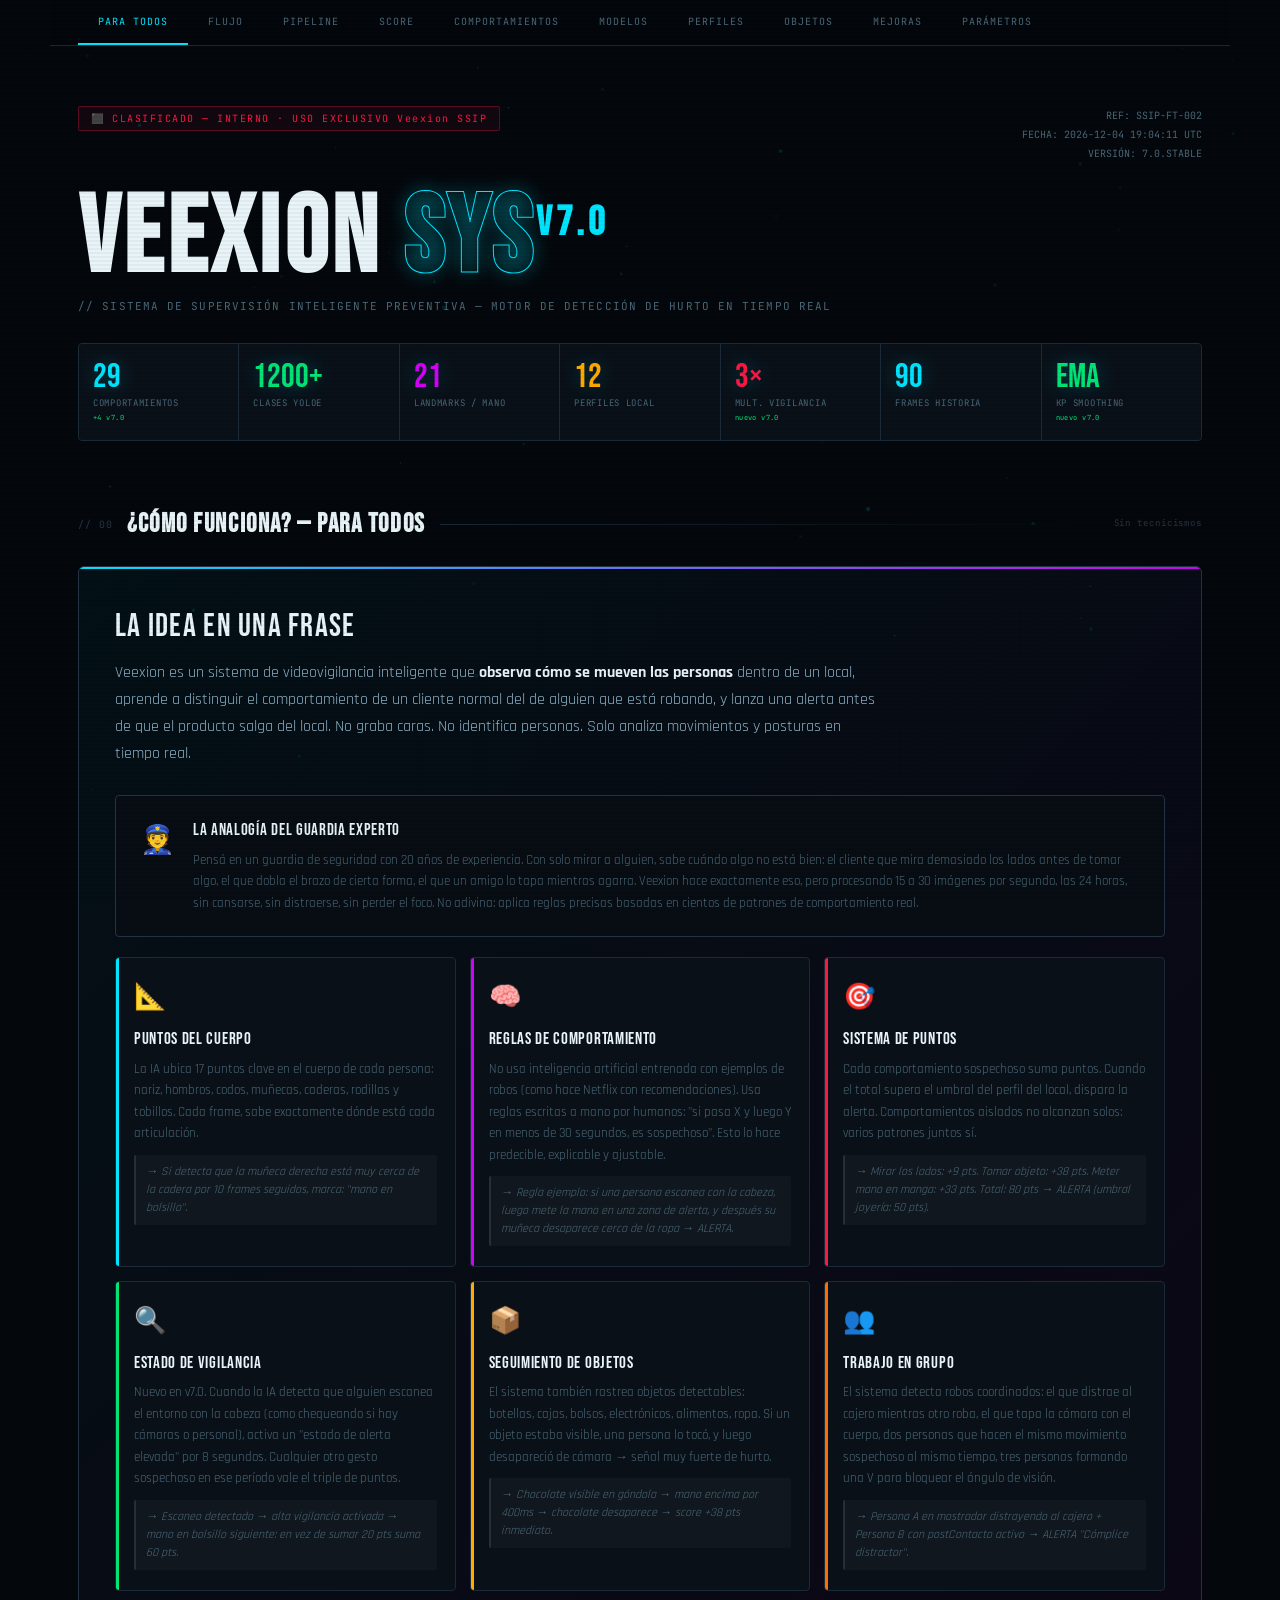
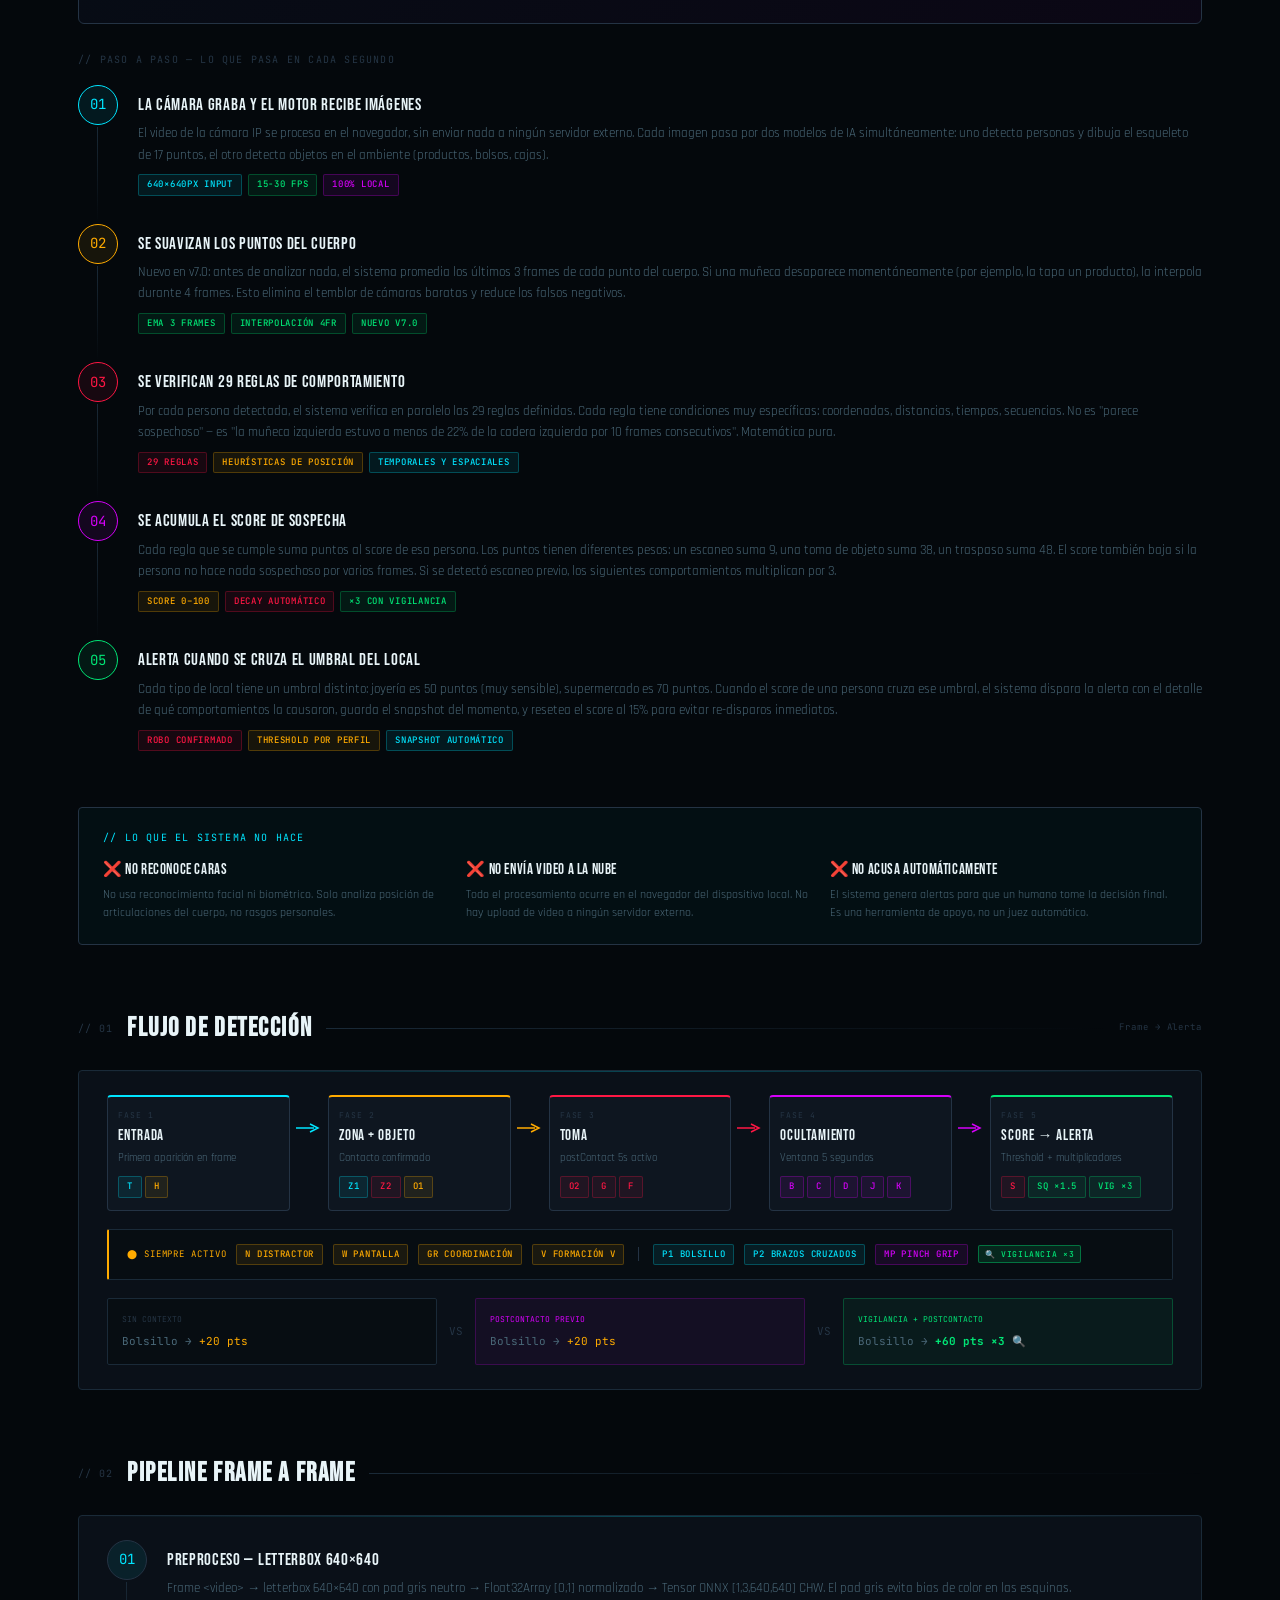
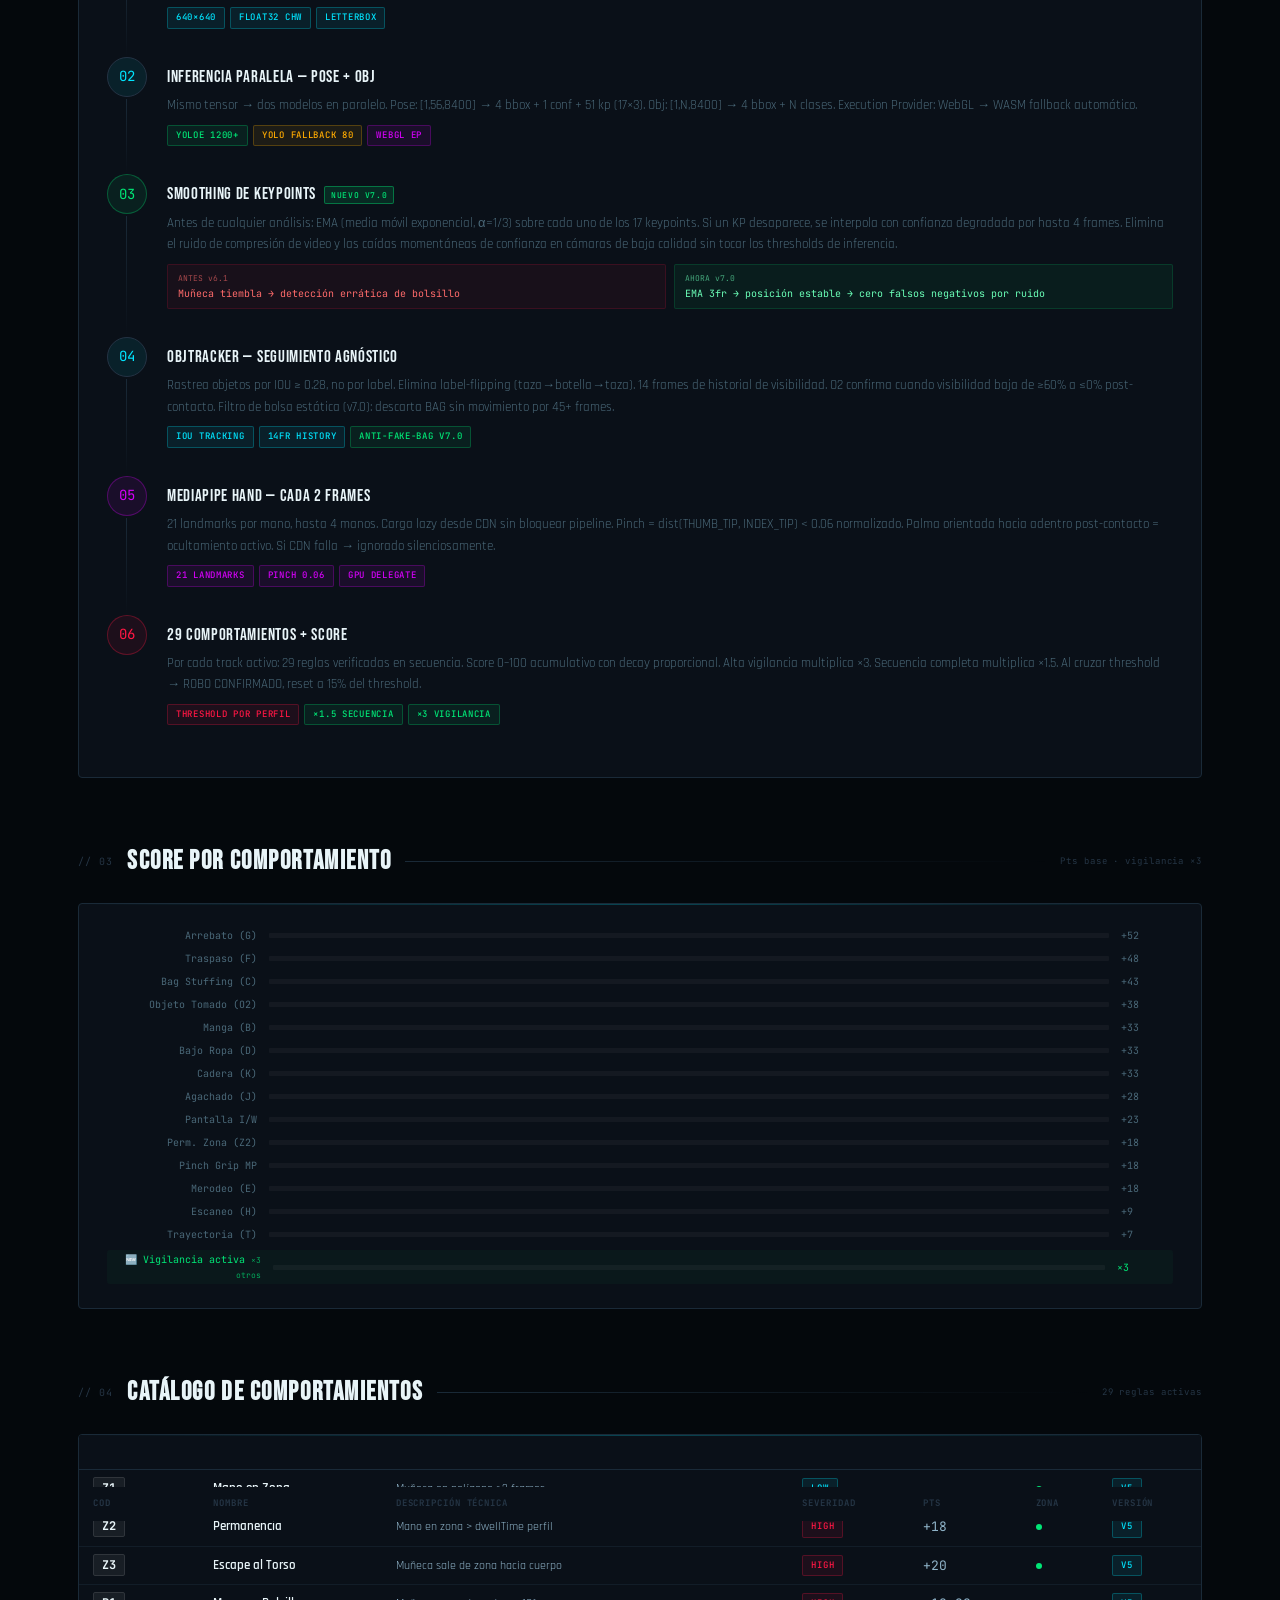
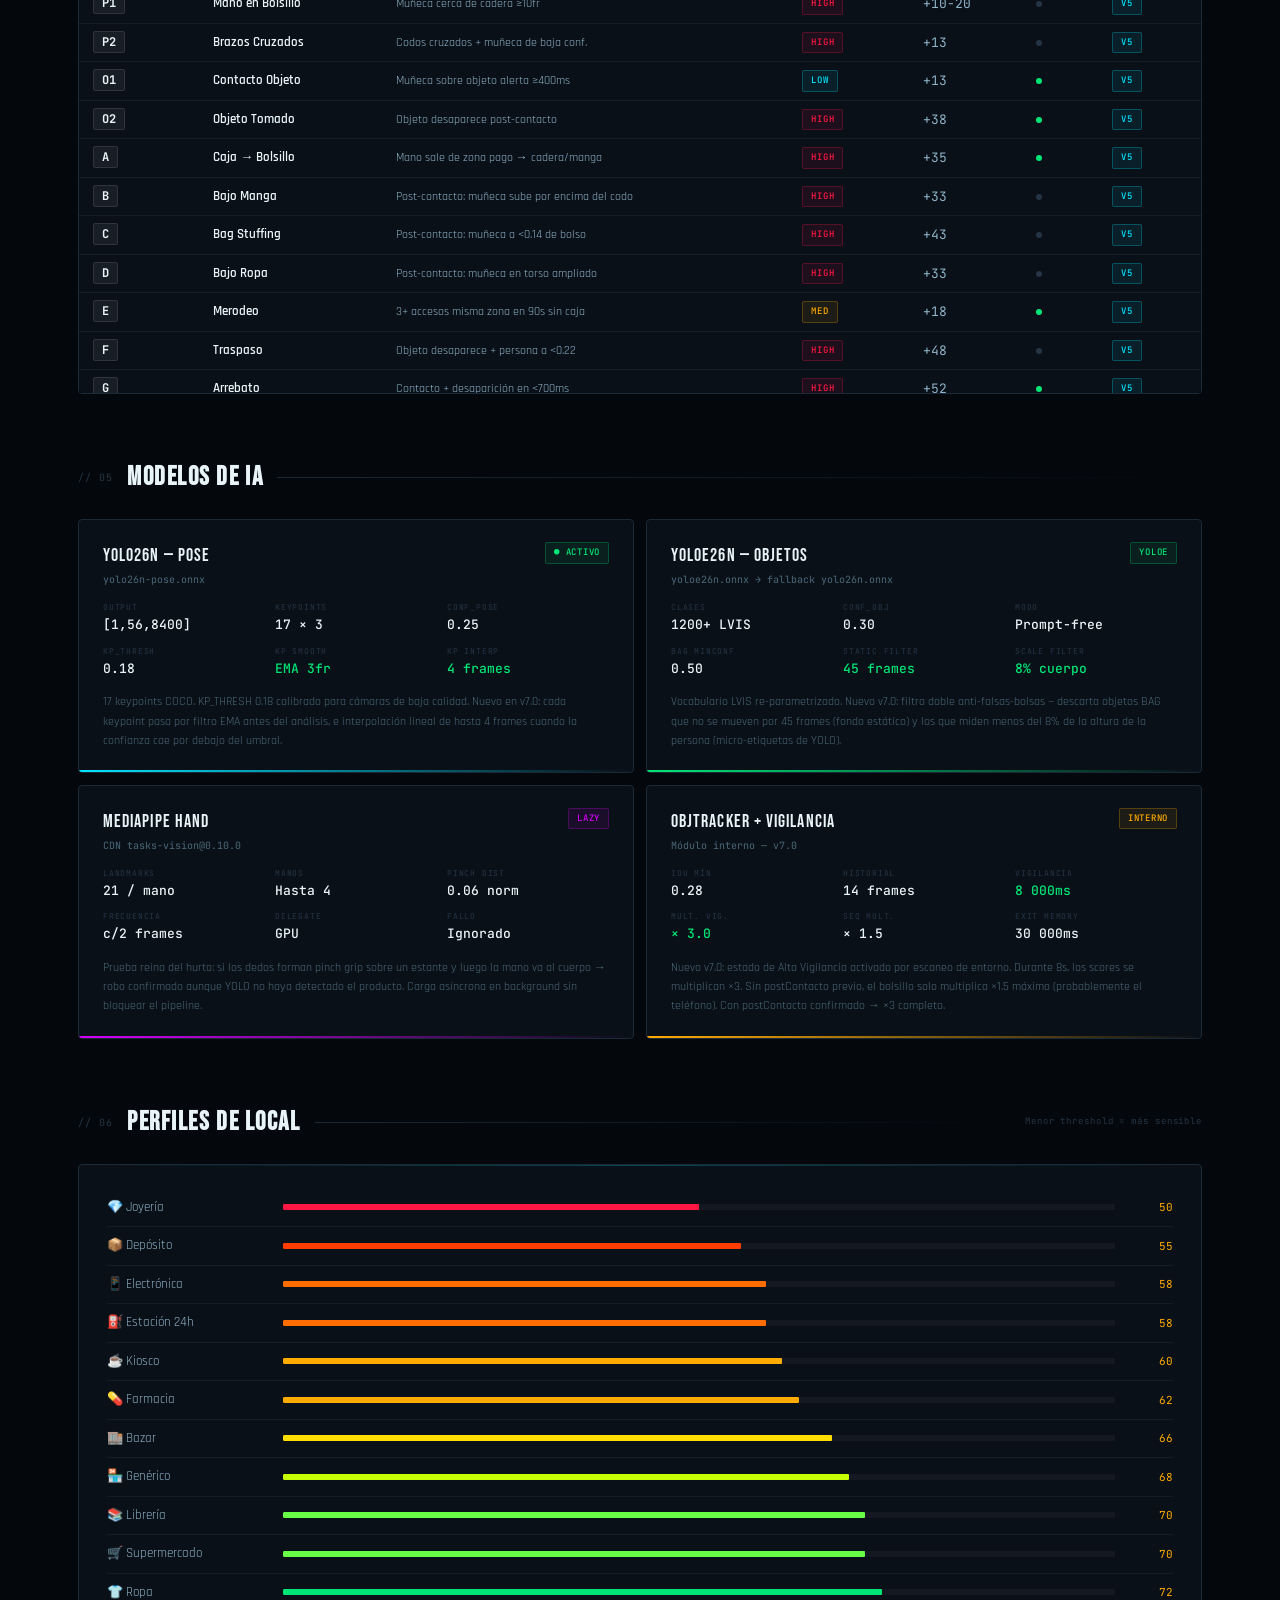
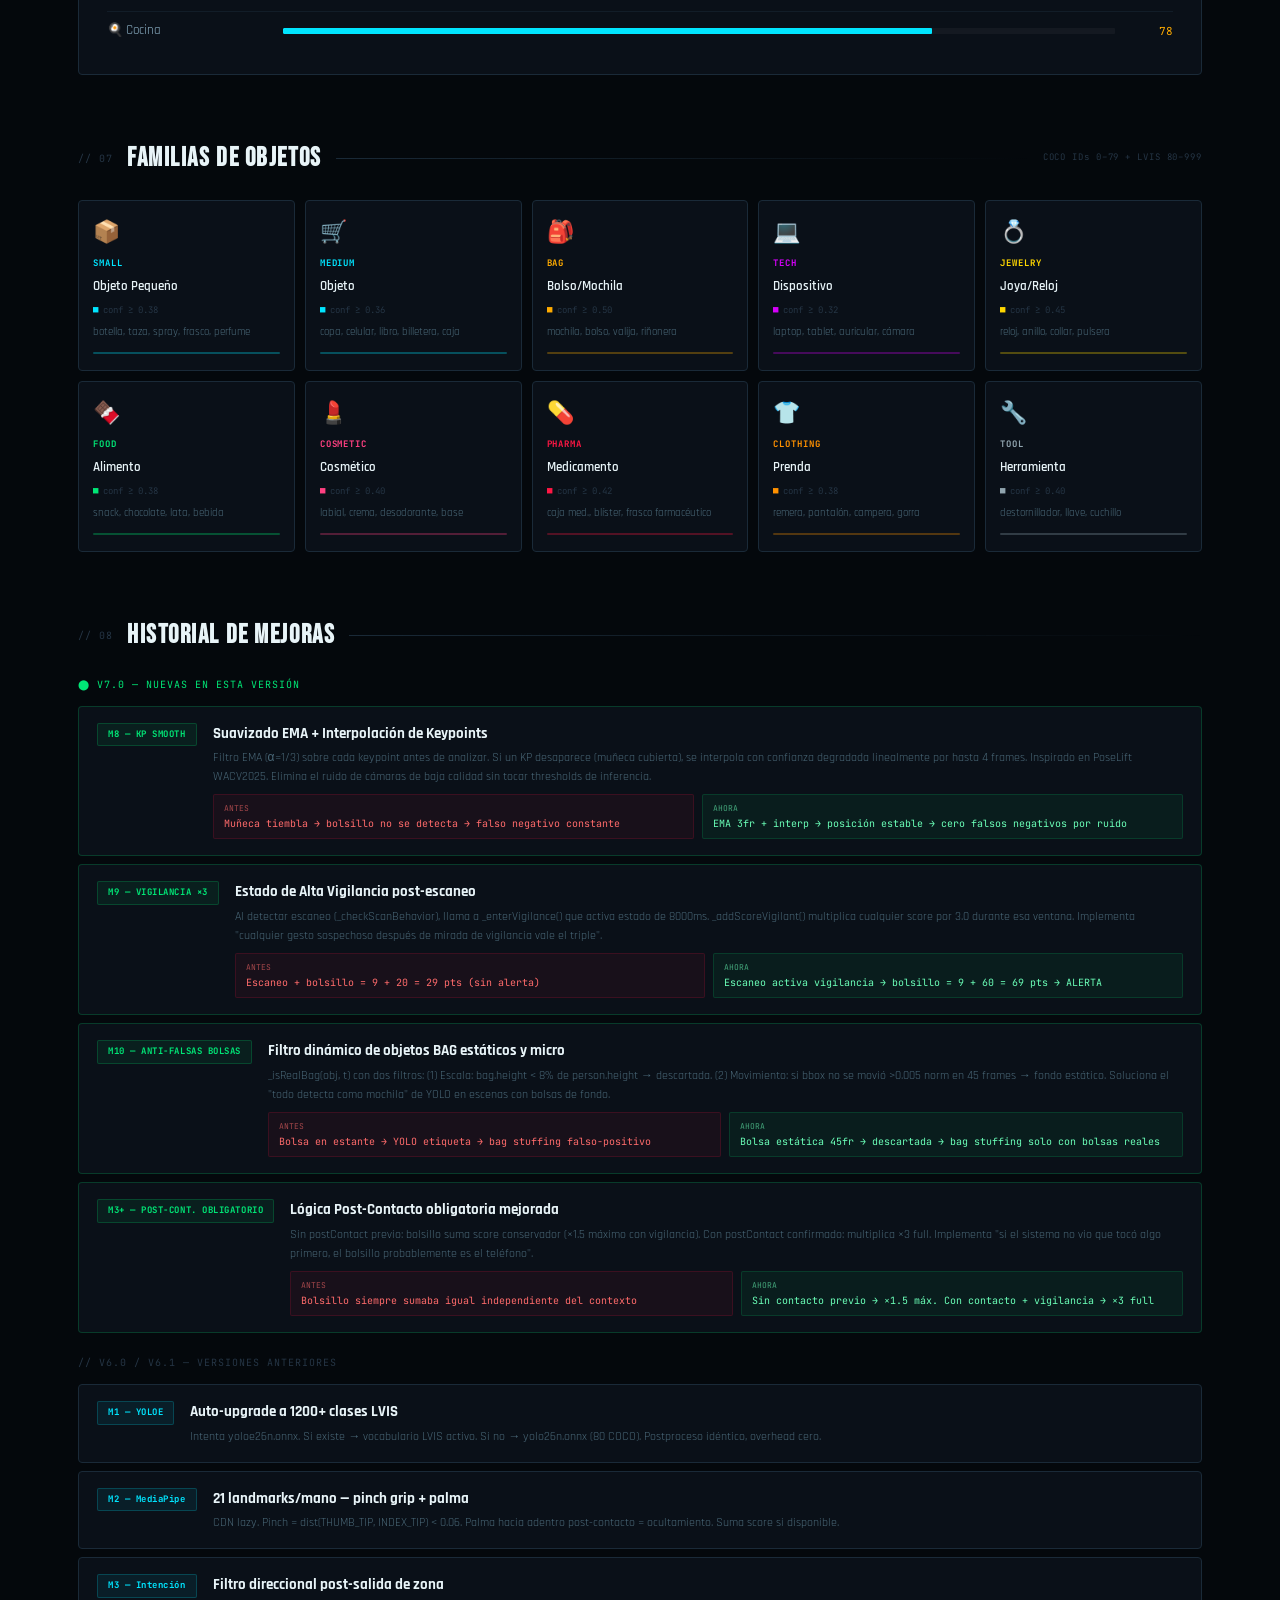
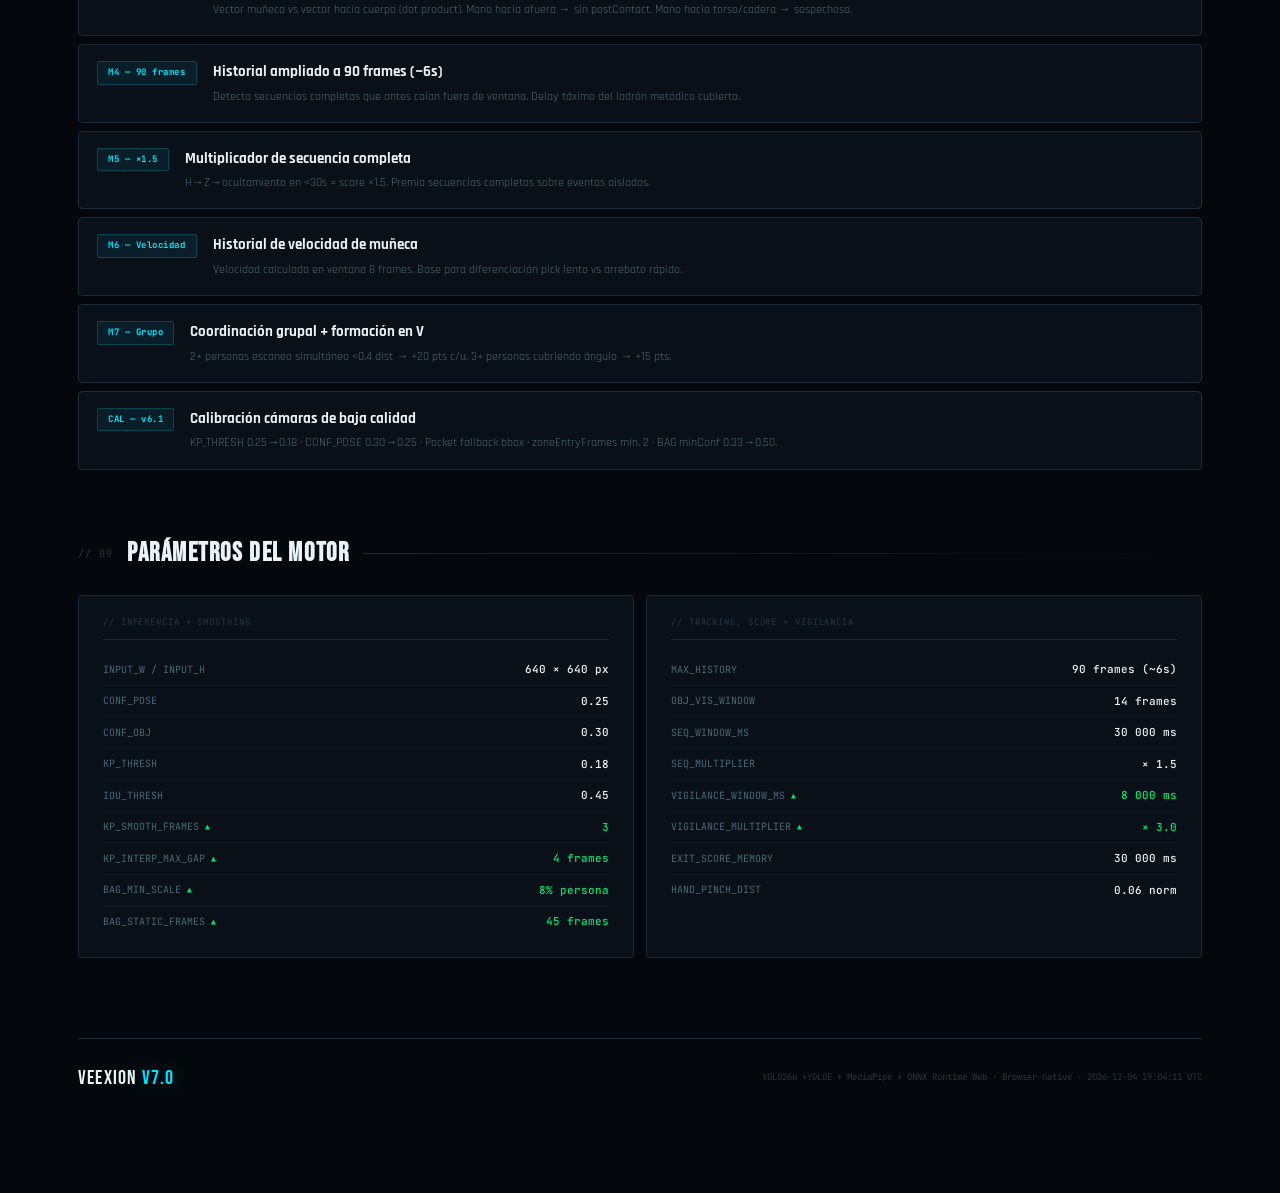
<file: sys.html>
<!DOCTYPE html>
<html lang="es">
<head>
<meta charset="UTF-8"/>
<meta name="viewport" content="width=device-width,initial-scale=1.0"/>
<title>Veexion SSIP v7.0 — Ficha Técnica</title>
<link href="https://fonts.googleapis.com/css2?family=JetBrains+Mono:wght@300;400;500;700&family=Bebas+Neue&family=Rajdhani:wght@300;400;500;600;700&display=swap" rel="stylesheet"/>
<style>
:root{
  --void:#04080c;--deep:#070d12;--panel:#0a1018;--surface:#0e1620;
  --border:#1a2a38;--border2:#243344;
  --cyan:#00e5ff;--red:#ff1744;--amber:#ffab00;--green:#00e676;
  --purple:#d500f9;--blue:#2979ff;--orange:#ff6d00;
  --text:#8fb3c8;--text2:#4a6878;--text3:#253545;--white:#e8f4f8;
  --glow-c:0 0 20px rgba(0,229,255,0.3);
}
*,*::before,*::after{box-sizing:border-box;margin:0;padding:0}
html{scroll-behavior:smooth}
body{background:var(--void);color:var(--text);font-family:'Rajdhani',sans-serif;font-size:15px;line-height:1.5;overflow-x:hidden;}
body::after{content:'';position:fixed;inset:0;z-index:9999;pointer-events:none;background:repeating-linear-gradient(0deg,transparent,transparent 2px,rgba(0,0,0,0.04) 2px,rgba(0,0,0,0.04) 4px);}
#bg-canvas{position:fixed;inset:0;z-index:0;opacity:0.4;}
.wrap{position:relative;z-index:1;max-width:1180px;margin:0 auto;padding:0 28px 100px;}

/* NAV TABS */
.nav-tabs{
  position:sticky;top:0;z-index:100;
  background:rgba(4,8,12,0.95);
  backdrop-filter:blur(12px);
  border-bottom:1px solid var(--border);
  display:flex;gap:0;padding:0 28px;
  margin:0 -28px 0;
}
.nav-tab{
  font-family:'JetBrains Mono',monospace;font-size:10px;
  text-transform:uppercase;letter-spacing:.1em;
  color:var(--text2);padding:14px 20px;cursor:pointer;
  border-bottom:2px solid transparent;
  transition:color .2s,border-color .2s;
  white-space:nowrap;
}
.nav-tab:hover{color:var(--text);}
.nav-tab.active{color:var(--cyan);border-bottom-color:var(--cyan);}

/* HERO */
.hero{padding:60px 0 0;margin-bottom:48px;}
.hero-top{display:flex;align-items:flex-start;justify-content:space-between;margin-bottom:28px;}
.classification{font-family:'JetBrains Mono',monospace;font-size:10px;letter-spacing:.15em;color:var(--red);border:1px solid rgba(255,23,68,0.3);padding:4px 12px;border-radius:2px;background:rgba(255,23,68,0.06);animation:blink-cls 3s steps(1) infinite;}
@keyframes blink-cls{0%,90%{opacity:1}95%{opacity:.3}100%{opacity:1}}
.ts-block{font-family:'JetBrains Mono',monospace;font-size:10px;color:var(--text2);text-align:right;line-height:1.9;}
.hero-title{font-family:'Bebas Neue',cursive;font-size:clamp(60px,9vw,108px);line-height:.9;letter-spacing:.04em;color:var(--white);}
.hero-title .acc{color:transparent;-webkit-text-stroke:1px var(--cyan);text-shadow:var(--glow-c);}
.hero-title .ver{font-size:.38em;vertical-align:super;color:var(--cyan);-webkit-text-stroke:0;}
.hero-sub{font-family:'JetBrains Mono',monospace;font-size:11px;letter-spacing:.1em;color:var(--text2);text-transform:uppercase;margin-top:10px;}
.hero-kpis{display:grid;grid-template-columns:repeat(7,1fr);gap:1px;background:var(--border);border:1px solid var(--border);margin-top:28px;border-radius:4px;overflow:hidden;}
.kpi{background:var(--panel);padding:16px 14px;display:flex;flex-direction:column;gap:3px;transition:background .2s;}
.kpi:hover{background:var(--surface);}
.kpi-val{font-family:'Bebas Neue',cursive;font-size:34px;line-height:1;color:var(--cyan);text-shadow:var(--glow-c);}
.kpi-lbl{font-family:'JetBrains Mono',monospace;font-size:9px;text-transform:uppercase;letter-spacing:.08em;color:var(--text2);}
.kpi-new{font-family:'JetBrains Mono',monospace;font-size:7px;color:var(--green);letter-spacing:.06em;}

/* SECTIONS */
.section{margin-top:64px;scroll-margin-top:52px;}
.sec-head{display:flex;align-items:center;gap:14px;margin-bottom:22px;}
.sec-num{font-family:'JetBrains Mono',monospace;font-size:10px;color:var(--text3);letter-spacing:.1em;flex-shrink:0;}
.sec-title{font-family:'Bebas Neue',cursive;font-size:26px;letter-spacing:.06em;color:var(--white);}
.sec-line{flex:1;height:1px;background:linear-gradient(90deg,var(--border),transparent);}
.sec-tag{font-family:'JetBrains Mono',monospace;font-size:9px;color:var(--text3);letter-spacing:.1em;flex-shrink:0;}

/* PANEL */
.panel{background:var(--panel);border:1px solid var(--border);border-radius:4px;position:relative;overflow:hidden;}
.ph{position:absolute;top:0;left:0;right:0;height:1px;background:linear-gradient(90deg,transparent,var(--cyan),transparent);opacity:.25;}
.pi{padding:24px 28px;}

/* TAGS */
.tag{display:inline-flex;align-items:center;gap:4px;font-family:'JetBrains Mono',monospace;font-size:9px;font-weight:500;text-transform:uppercase;letter-spacing:.08em;padding:3px 8px;border-radius:2px;}
.tc{background:rgba(0,229,255,.08);border:1px solid rgba(0,229,255,.25);color:var(--cyan);}
.tr{background:rgba(255,23,68,.08);border:1px solid rgba(255,23,68,.25);color:var(--red);}
.ta{background:rgba(255,171,0,.08);border:1px solid rgba(255,171,0,.25);color:var(--amber);}
.tg{background:rgba(0,230,118,.08);border:1px solid rgba(0,230,118,.25);color:var(--green);}
.tp{background:rgba(213,0,249,.08);border:1px solid rgba(213,0,249,.25);color:var(--purple);}
.to{background:rgba(255,109,0,.08);border:1px solid rgba(255,109,0,.25);color:var(--orange);}
.tnew{background:rgba(0,230,118,.12);border:1px solid rgba(0,230,118,.4);color:var(--green);font-size:8px;padding:2px 6px;}

/* ─── SECCIÓN USUARIOS NO TÉCNICOS ─── */
.plain-hero{
  background:linear-gradient(135deg,rgba(0,229,255,0.04),rgba(213,0,249,0.04));
  border:1px solid var(--border2);border-radius:6px;padding:36px 36px 32px;
  position:relative;overflow:hidden;
}
.plain-hero::before{
  content:'';position:absolute;top:0;left:0;right:0;height:2px;
  background:linear-gradient(90deg,var(--cyan),var(--purple));
}
.plain-title{font-family:'Bebas Neue',cursive;font-size:32px;letter-spacing:.04em;color:var(--white);margin-bottom:8px;}
.plain-lead{font-size:16px;color:var(--text);line-height:1.7;max-width:760px;margin-bottom:28px;}
.plain-grid{display:grid;grid-template-columns:repeat(3,1fr);gap:14px;}
.plain-card{
  background:var(--panel);border:1px solid var(--border);border-radius:4px;
  padding:20px 18px;position:relative;overflow:hidden;
}
.plain-card::before{content:'';position:absolute;left:0;top:0;bottom:0;width:3px;}
.plain-card.blue::before{background:var(--cyan);}
.plain-card.purple::before{background:var(--purple);}
.plain-card.red::before{background:var(--red);}
.plain-card.green::before{background:var(--green);}
.plain-card.amber::before{background:var(--amber);}
.plain-card.orange::before{background:var(--orange);}
.pc-icon{font-size:26px;margin-bottom:10px;}
.pc-title{font-family:'Bebas Neue',cursive;font-size:17px;letter-spacing:.04em;color:var(--white);margin-bottom:6px;}
.pc-body{font-size:13px;color:var(--text2);line-height:1.65;}
.pc-example{
  margin-top:10px;font-size:12px;padding:8px 10px;
  background:rgba(255,255,255,.03);border-left:2px solid rgba(255,255,255,.1);
  border-radius:2px;color:var(--text2);font-style:italic;
}

/* ANALOGY BOX */
.analogy{
  background:var(--deep);border:1px solid var(--border2);border-radius:4px;
  padding:22px 24px;margin:20px 0;
  display:flex;gap:18px;align-items:flex-start;
}
.analogy-icon{font-size:28px;flex-shrink:0;margin-top:2px;}
.analogy-body{}
.analogy-title{font-family:'Bebas Neue',cursive;font-size:17px;letter-spacing:.04em;color:var(--white);margin-bottom:6px;}
.analogy-text{font-size:13px;color:var(--text2);line-height:1.65;}

/* CÓMO FUNCIONA — pasos */
.how-steps{display:flex;flex-direction:column;gap:0;}
.how-step{display:flex;gap:20px;position:relative;}
.how-step::before{content:'';position:absolute;left:19px;top:42px;width:1px;bottom:0;background:linear-gradient(180deg,var(--border),transparent);}
.how-step:last-child::before{display:none;}
.how-dot{width:40px;height:40px;flex-shrink:0;border-radius:50%;display:flex;align-items:center;justify-content:center;font-family:'JetBrains Mono',monospace;font-size:14px;z-index:1;}
.how-body{flex:1;padding-bottom:28px;}
.how-title{font-family:'Bebas Neue',cursive;font-size:17px;letter-spacing:.04em;color:var(--white);padding-top:8px;margin-bottom:5px;}
.how-desc{font-size:13px;color:var(--text2);line-height:1.65;margin-bottom:8px;}

/* FLOW */
.flow-row{display:flex;align-items:flex-start;gap:0;}
.flow-arrow{display:flex;align-items:center;padding:0 6px;flex-shrink:0;margin-top:26px;}
.flow-node{display:flex;flex-direction:column;align-items:center;gap:8px;flex:1;}
.flow-box{width:100%;background:var(--surface);border:1px solid var(--border2);border-radius:4px;padding:12px 10px;display:flex;flex-direction:column;gap:7px;transition:border-color .2s,transform .2s;cursor:default;}
.flow-box:hover{transform:translateY(-2px);}
.flow-phase{font-family:'JetBrains Mono',monospace;font-size:8px;text-transform:uppercase;letter-spacing:.12em;color:var(--text3);}
.flow-name{font-family:'Bebas Neue',cursive;font-size:15px;letter-spacing:.06em;color:var(--white);line-height:1;}
.flow-codes{display:flex;flex-wrap:wrap;gap:3px;margin-top:3px;}

/* SCORE BARS */
.srow{display:grid;grid-template-columns:150px 1fr 52px;gap:12px;align-items:center;}
.srow-lbl{font-family:'JetBrains Mono',monospace;font-size:10px;color:var(--text2);text-align:right;}
.sbar-bg{height:5px;background:rgba(255,255,255,.04);border-radius:1px;overflow:hidden;}
.sbar-fill{height:100%;border-radius:1px;transition:width 1.4s cubic-bezier(.22,1,.36,1);}
.spts{font-family:'JetBrains Mono',monospace;font-size:10px;color:var(--text2);}

/* TABLE */
.beh-table{width:100%;border-collapse:collapse;}
.beh-table th{font-family:'JetBrains Mono',monospace;font-size:9px;text-transform:uppercase;letter-spacing:.1em;color:var(--text3);padding:10px 14px;text-align:left;border-bottom:1px solid var(--border);position:sticky;top:52px;background:var(--panel);}
.beh-table td{padding:8px 14px;font-size:13px;border-bottom:1px solid rgba(26,42,56,.5);vertical-align:middle;color:var(--text);}
.beh-table tr:last-child td{border-bottom:none;}
.beh-table tr:hover td{background:rgba(0,229,255,.025);}
.bcode{font-family:'JetBrains Mono',monospace;font-size:12px;font-weight:700;color:var(--white);background:rgba(255,255,255,.06);border:1px solid rgba(255,255,255,.1);padding:2px 8px;border-radius:2px;}
.pts{font-family:'JetBrains Mono',monospace;font-size:12px;color:var(--amber);}

/* MODEL CARDS */
.model-grid{display:grid;grid-template-columns:1fr 1fr;gap:12px;}
.mc{background:var(--panel);border:1px solid var(--border);border-radius:4px;padding:22px 24px;display:flex;flex-direction:column;gap:14px;position:relative;overflow:hidden;transition:border-color .2s;}
.mc:hover{border-color:var(--border2);}
.mc-top{display:flex;justify-content:space-between;align-items:flex-start;}
.mc-name{font-family:'Bebas Neue',cursive;font-size:18px;letter-spacing:.06em;color:var(--white);}
.mc-file{font-family:'JetBrains Mono',monospace;font-size:10px;color:var(--text2);margin-top:3px;}
.mc-sg{display:grid;grid-template-columns:repeat(3,1fr);gap:10px;}
.ms{display:flex;flex-direction:column;gap:2px;}
.ms-lbl{font-family:'JetBrains Mono',monospace;font-size:8px;text-transform:uppercase;letter-spacing:.1em;color:var(--text3);}
.ms-val{font-family:'JetBrains Mono',monospace;font-size:13px;color:var(--white);font-weight:500;}
.mc-desc{font-size:12px;color:var(--text2);line-height:1.6;}
.mc-stripe{position:absolute;bottom:0;left:0;right:0;height:2px;}

/* IMPROVEMENTS */
.imp-list{display:flex;flex-direction:column;gap:8px;}
.imp{display:flex;gap:16px;align-items:flex-start;background:var(--panel);border:1px solid var(--border);border-radius:4px;padding:16px 18px;transition:border-color .2s;}
.imp:hover{border-color:var(--border2);}
.imp.new-v7{border-color:rgba(0,230,118,.2);}
.imp-tag{font-family:'JetBrains Mono',monospace;font-size:9px;font-weight:700;color:var(--cyan);background:rgba(0,229,255,.07);border:1px solid rgba(0,229,255,.2);border-radius:2px;padding:4px 10px;white-space:nowrap;flex-shrink:0;letter-spacing:.06em;}
.imp-tag.green{color:var(--green);background:rgba(0,230,118,.07);border-color:rgba(0,230,118,.2);}
.imp-title{font-family:'Rajdhani',sans-serif;font-size:15px;font-weight:700;color:var(--white);margin-bottom:3px;}
.imp-desc{font-size:12px;color:var(--text2);line-height:1.6;}
.imp-before-after{display:grid;grid-template-columns:1fr 1fr;gap:8px;margin-top:8px;}
.iba{font-family:'JetBrains Mono',monospace;font-size:10px;padding:7px 10px;border-radius:2px;}
.iba.before{background:rgba(255,23,68,.06);border:1px solid rgba(255,23,68,.15);color:#ff6b6b;}
.iba.after{background:rgba(0,230,118,.06);border:1px solid rgba(0,230,118,.15);color:#6bffb8;}
.iba-lbl{font-size:8px;opacity:.6;margin-bottom:2px;display:block;}

/* PROFILES */
.gauge-row{display:grid;grid-template-columns:160px 1fr 42px;align-items:center;gap:16px;padding:9px 0;border-bottom:1px solid rgba(26,42,56,.5);}
.gauge-row:last-child{border-bottom:none;}
.gauge-lbl{display:flex;align-items:center;gap:8px;font-size:13px;color:var(--text);}
.gauge-bg{height:6px;background:rgba(255,255,255,.04);border-radius:1px;overflow:hidden;}
.gauge-fill{height:100%;border-radius:1px;transition:width 1.4s cubic-bezier(.22,1,.36,1);}
.gauge-num{font-family:'JetBrains Mono',monospace;font-size:11px;color:var(--amber);text-align:right;}

/* FAMILIES */
.fam-grid{display:grid;grid-template-columns:repeat(5,1fr);gap:10px;}
.fc{background:var(--panel);border:1px solid var(--border);border-radius:4px;padding:16px 14px;display:flex;flex-direction:column;gap:7px;transition:border-color .2s,transform .2s;}
.fc:hover{border-color:var(--border2);transform:translateY(-2px);}
.fc-icon{font-size:22px;}
.fc-key{font-family:'JetBrains Mono',monospace;font-size:9px;font-weight:700;text-transform:uppercase;letter-spacing:.1em;}
.fc-label{font-family:'Rajdhani',sans-serif;font-size:13px;font-weight:600;color:var(--white);}
.fc-conf{font-family:'JetBrains Mono',monospace;font-size:9px;color:var(--text3);}
.fc-ids{font-size:11px;color:var(--text2);line-height:1.5;}
.fc-bar{height:2px;border-radius:1px;margin-top:4px;}

/* PARAMS */
.param-grid{display:grid;grid-template-columns:1fr 1fr;gap:12px;}
.pb{background:var(--panel);border:1px solid var(--border);border-radius:4px;padding:20px 24px;}
.pb-title{font-family:'JetBrains Mono',monospace;font-size:9px;text-transform:uppercase;letter-spacing:.1em;color:var(--text3);margin-bottom:14px;padding-bottom:10px;border-bottom:1px solid var(--border);}
.pr{display:flex;justify-content:space-between;align-items:center;padding:7px 0;border-bottom:1px solid rgba(26,42,56,.4);}
.pr:last-child{border-bottom:none;}
.pr-key{font-family:'JetBrains Mono',monospace;font-size:10px;color:var(--text2);}
.pr-val{font-family:'JetBrains Mono',monospace;font-size:11px;color:var(--white);font-weight:500;}
.pr-val.new{color:var(--green);}
.pr-val.changed{color:var(--amber);}

/* FOOTER */
.footer{margin-top:80px;padding-top:24px;border-top:1px solid var(--border);display:flex;justify-content:space-between;align-items:center;flex-wrap:wrap;gap:12px;}
.footer-brand{font-family:'Bebas Neue',cursive;font-size:20px;letter-spacing:.06em;color:var(--white);}
.footer-brand span{color:var(--cyan);text-shadow:var(--glow-c);}
.footer-info{font-family:'JetBrains Mono',monospace;font-size:9px;color:var(--text3);line-height:1.8;text-align:right;}

/* ANIM */
@keyframes fadeUp{from{opacity:0;transform:translateY(16px)}to{opacity:1;transform:translateY(0)}}
.fu{animation:fadeUp .5s ease both;}
@keyframes pulse-border{0%,100%{border-color:rgba(0,229,255,.2)}50%{border-color:rgba(0,229,255,.5)}}
@keyframes glitch{0%,95%{clip-path:none;transform:none}96%{clip-path:polygon(0 20%,100% 20%,100% 30%,0 30%);transform:translateX(-2px)}97%{clip-path:polygon(0 60%,100% 60%,100% 70%,0 70%);transform:translateX(2px)}98%{clip-path:none;transform:none}}

/* HIGHLIGHT NEW */
.v7-highlight{position:relative;}
.v7-highlight::after{content:'v7.0';position:absolute;top:-8px;right:-8px;font-family:'JetBrains Mono',monospace;font-size:7px;background:var(--green);color:#000;padding:1px 5px;border-radius:2px;font-weight:700;}

@media(max-width:820px){
  .hero-kpis{grid-template-columns:repeat(4,1fr)}
  .model-grid,.param-grid,.plain-grid{grid-template-columns:1fr}
  .fam-grid{grid-template-columns:repeat(2,1fr)}
  .flow-row{flex-wrap:wrap}
  .nav-tabs{overflow-x:auto}
}
</style>
</head>
<body>
<canvas id="bg-canvas"></canvas>
<div class="wrap">

<!-- ══════════ NAV ══════════ -->
<nav class="nav-tabs" id="navTabs">
  <div class="nav-tab active" data-sec="sec-plain">Para todos</div>
  <div class="nav-tab" data-sec="sec-flow">Flujo</div>
  <div class="nav-tab" data-sec="sec-pipe">Pipeline</div>
  <div class="nav-tab" data-sec="sec-score">Score</div>
  <div class="nav-tab" data-sec="sec-catalog">Comportamientos</div>
  <div class="nav-tab" data-sec="sec-models">Modelos</div>
  <div class="nav-tab" data-sec="sec-profiles">Perfiles</div>
  <div class="nav-tab" data-sec="sec-families">Objetos</div>
  <div class="nav-tab" data-sec="sec-mejoras">Mejoras</div>
  <div class="nav-tab" data-sec="sec-params">Parámetros</div>
</nav>

<!-- ══════════ HERO ══════════ -->
<div class="hero fu">
  <div class="hero-top">
    <div class="classification">⬛ CLASIFICADO — INTERNO · USO EXCLUSIVO  Veexion SSIP</div>
    <div class="ts-block" id="ts"></div>
  </div>
  <h1 class="hero-title" style="animation:glitch 6s steps(1) infinite">
    Veexion<span class="acc"> SYS</span><sup class="ver">v7.0</sup>
  </h1>
  <div class="hero-sub">// Sistema de Supervisión Inteligente Preventiva — Motor de Detección de Hurto en Tiempo Real</div>
  <div class="hero-kpis">
    <div class="kpi"><div class="kpi-val">29</div><div class="kpi-lbl">Comportamientos</div><div class="kpi-new">+4 v7.0</div></div>
    <div class="kpi"><div class="kpi-val" style="color:var(--green)">1200+</div><div class="kpi-lbl">Clases YOLOE</div></div>
    <div class="kpi"><div class="kpi-val" style="color:var(--purple)">21</div><div class="kpi-lbl">Landmarks / mano</div></div>
    <div class="kpi"><div class="kpi-val" style="color:var(--amber)">12</div><div class="kpi-lbl">Perfiles local</div></div>
    <div class="kpi"><div class="kpi-val" style="color:var(--red)">3×</div><div class="kpi-lbl">Mult. vigilancia</div><div class="kpi-new">nuevo v7.0</div></div>
    <div class="kpi"><div class="kpi-val">90</div><div class="kpi-lbl">Frames historia</div></div>
    <div class="kpi"><div class="kpi-val" style="color:var(--green)">EMA</div><div class="kpi-lbl">KP Smoothing</div><div class="kpi-new">nuevo v7.0</div></div>
  </div>
</div>

<!-- ══════════ SECCIÓN 0 — PARA TODOS ══════════ -->
<div class="section" id="sec-plain">
  <div class="sec-head">
    <span class="sec-num">// 00</span>
    <h2 class="sec-title">¿Cómo funciona? — Para todos</h2>
    <div class="sec-line"></div>
    <span class="sec-tag">Sin tecnicismos</span>
  </div>

  <div class="plain-hero">
    <div class="plain-title">La idea en una frase</div>
    <div class="plain-lead">
     Veexion es un sistema de videovigilancia inteligente que <strong style="color:var(--white)">observa cómo se mueven las personas</strong> dentro de un local, aprende a distinguir el comportamiento de un cliente normal del de alguien que está robando, y lanza una alerta antes de que el producto salga del local. No graba caras. No identifica personas. Solo analiza movimientos y posturas en tiempo real.
    </div>

    <div class="analogy">
      <div class="analogy-icon">👮</div>
      <div class="analogy-body">
        <div class="analogy-title">La analogía del guardia experto</div>
        <div class="analogy-text">Pensá en un guardia de seguridad con 20 años de experiencia. Con solo mirar a alguien, sabe cuándo algo no está bien: el cliente que mira demasiado los lados antes de tomar algo, el que dobla el brazo de cierta forma, el que un amigo lo tapa mientras agarra. Veexion hace exactamente eso, pero procesando 15 a 30 imágenes por segundo, las 24 horas, sin cansarse, sin distraerse, sin perder el foco. No adivina: aplica reglas precisas basadas en cientos de patrones de comportamiento real.</div>
      </div>
    </div>

    <div class="plain-grid">
      <div class="plain-card blue">
        <div class="pc-icon">📐</div>
        <div class="pc-title">Puntos del cuerpo</div>
        <div class="pc-body">La IA ubica 17 puntos clave en el cuerpo de cada persona: nariz, hombros, codos, muñecas, caderas, rodillas y tobillos. Cada frame, sabe exactamente dónde está cada articulación.</div>
        <div class="pc-example">→ Si detecta que la muñeca derecha está muy cerca de la cadera por 10 frames seguidos, marca: "mano en bolsillo".</div>
      </div>
      <div class="plain-card purple">
        <div class="pc-icon">🧠</div>
        <div class="pc-title">Reglas de comportamiento</div>
        <div class="pc-body">No usa inteligencia artificial entrenada con ejemplos de robos (como hace Netflix con recomendaciones). Usa reglas escritas a mano por humanos: "si pasa X y luego Y en menos de 30 segundos, es sospechoso". Esto lo hace predecible, explicable y ajustable.</div>
        <div class="pc-example">→ Regla ejemplo: si una persona escanea con la cabeza, luego mete la mano en una zona de alerta, y después su muñeca desaparece cerca de la ropa → ALERTA.</div>
      </div>
      <div class="plain-card red">
        <div class="pc-icon">🎯</div>
        <div class="pc-title">Sistema de puntos</div>
        <div class="pc-body">Cada comportamiento sospechoso suma puntos. Cuando el total supera el umbral del perfil del local, dispara la alerta. Comportamientos aislados no alcanzan solos: varios patrones juntos sí.</div>
        <div class="pc-example">→ Mirar los lados: +9 pts. Tomar objeto: +38 pts. Meter mano en manga: +33 pts. Total: 80 pts → ALERTA (umbral joyería: 50 pts).</div>
      </div>
      <div class="plain-card green">
        <div class="pc-icon">🔍</div>
        <div class="pc-title">Estado de Vigilancia</div>
        <div class="pc-body">Nuevo en v7.0. Cuando la IA detecta que alguien escanea el entorno con la cabeza (como chequeando si hay cámaras o personal), activa un "estado de alerta elevada" por 8 segundos. Cualquier otro gesto sospechoso en ese período vale el triple de puntos.</div>
        <div class="pc-example">→ Escaneo detectado → alta vigilancia activada → mano en bolsillo siguiente: en vez de sumar 20 pts suma 60 pts.</div>
      </div>
      <div class="plain-card amber">
        <div class="pc-icon">📦</div>
        <div class="pc-title">Seguimiento de objetos</div>
        <div class="pc-body">El sistema también rastrea objetos detectables: botellas, cajas, bolsos, electrónicos, alimentos, ropa. Si un objeto estaba visible, una persona lo tocó, y luego desapareció de cámara → señal muy fuerte de hurto.</div>
        <div class="pc-example">→ Chocolate visible en góndola → mano encima por 400ms → chocolate desaparece → score +38 pts inmediato.</div>
      </div>
      <div class="plain-card orange">
        <div class="pc-icon">👥</div>
        <div class="pc-title">Trabajo en grupo</div>
        <div class="pc-body">El sistema detecta robos coordinados: el que distrae al cajero mientras otro roba, el que tapa la cámara con el cuerpo, dos personas que hacen el mismo movimiento sospechoso al mismo tiempo, tres personas formando una V para bloquear el ángulo de visión.</div>
        <div class="pc-example">→ Persona A en mostrador distrayendo al cajero + Persona B con postContacto activo → ALERTA "Cómplice distractor".</div>
      </div>
    </div>
  </div>

  <!-- Cómo funciona paso a paso -->
  <div style="margin-top:28px;">
    <div style="font-family:'JetBrains Mono',monospace;font-size:10px;color:var(--text3);text-transform:uppercase;letter-spacing:.12em;margin-bottom:18px;">// Paso a paso — lo que pasa en cada segundo</div>
    <div class="how-steps">
      <div class="how-step">
        <div class="how-dot" style="background:rgba(0,229,255,.08);border:1px solid var(--cyan);color:var(--cyan);">01</div>
        <div class="how-body">
          <div class="how-title">La cámara graba y el motor recibe imágenes</div>
          <div class="how-desc">El video de la cámara IP se procesa en el navegador, sin enviar nada a ningún servidor externo. Cada imagen pasa por dos modelos de IA simultáneamente: uno detecta personas y dibuja el esqueleto de 17 puntos, el otro detecta objetos en el ambiente (productos, bolsos, cajas).</div>
          <div style="display:flex;gap:6px;flex-wrap:wrap;"><span class="tag tc">640×640px input</span><span class="tag tg">15-30 fps</span><span class="tag tp">100% local</span></div>
        </div>
      </div>
      <div class="how-step">
        <div class="how-dot" style="background:rgba(255,171,0,.08);border:1px solid var(--amber);color:var(--amber);">02</div>
        <div class="how-body">
          <div class="how-title">Se suavizan los puntos del cuerpo</div>
          <div class="how-desc">Nuevo en v7.0: antes de analizar nada, el sistema promedia los últimos 3 frames de cada punto del cuerpo. Si una muñeca desaparece momentáneamente (por ejemplo, la tapa un producto), la interpola durante 4 frames. Esto elimina el temblor de cámaras baratas y reduce los falsos negativos.</div>
          <div style="display:flex;gap:6px;flex-wrap:wrap;"><span class="tag tg">EMA 3 frames</span><span class="tag tg">Interpolación 4fr</span><span class="tag tg">Nuevo v7.0</span></div>
        </div>
      </div>
      <div class="how-step">
        <div class="how-dot" style="background:rgba(255,23,68,.08);border:1px solid var(--red);color:var(--red);">03</div>
        <div class="how-body">
          <div class="how-title">Se verifican 29 reglas de comportamiento</div>
          <div class="how-desc">Por cada persona detectada, el sistema verifica en paralelo las 29 reglas definidas. Cada regla tiene condiciones muy específicas: coordenadas, distancias, tiempos, secuencias. No es "parece sospechoso" — es "la muñeca izquierda estuvo a menos de 22% de la cadera izquierda por 10 frames consecutivos". Matemática pura.</div>
          <div style="display:flex;gap:6px;flex-wrap:wrap;"><span class="tag tr">29 reglas</span><span class="tag ta">Heurísticas de posición</span><span class="tag tc">Temporales y espaciales</span></div>
        </div>
      </div>
      <div class="how-step">
        <div class="how-dot" style="background:rgba(213,0,249,.08);border:1px solid var(--purple);color:var(--purple);">04</div>
        <div class="how-body">
          <div class="how-title">Se acumula el score de sospecha</div>
          <div class="how-desc">Cada regla que se cumple suma puntos al score de esa persona. Los puntos tienen diferentes pesos: un escaneo suma 9, una toma de objeto suma 38, un traspaso suma 48. El score también baja si la persona no hace nada sospechoso por varios frames. Si se detectó escaneo previo, los siguientes comportamientos multiplican por 3.</div>
          <div style="display:flex;gap:6px;flex-wrap:wrap;"><span class="tag ta">Score 0–100</span><span class="tag tr">Decay automático</span><span class="tag tg">×3 con vigilancia</span></div>
        </div>
      </div>
      <div class="how-step">
        <div class="how-dot" style="background:rgba(0,230,118,.08);border:1px solid var(--green);color:var(--green);animation:pulse-border 2s ease infinite;">05</div>
        <div class="how-body">
          <div class="how-title">Alerta cuando se cruza el umbral del local</div>
          <div class="how-desc">Cada tipo de local tiene un umbral distinto: joyería es 50 puntos (muy sensible), supermercado es 70 puntos. Cuando el score de una persona cruza ese umbral, el sistema dispara la alerta con el detalle de qué comportamientos la causaron, guarda el snapshot del momento, y resetea el score al 15% para evitar re-disparos inmediatos.</div>
          <div style="display:flex;gap:6px;flex-wrap:wrap;"><span class="tag tr">ROBO CONFIRMADO</span><span class="tag ta">Threshold por perfil</span><span class="tag tc">Snapshot automático</span></div>
        </div>
      </div>
    </div>
  </div>

  <!-- Qué NO hace -->
  <div style="margin-top:28px;background:rgba(0,229,255,0.03);border:1px solid var(--border2);border-radius:4px;padding:22px 24px;">
    <div style="font-family:'JetBrains Mono',monospace;font-size:10px;color:var(--cyan);text-transform:uppercase;letter-spacing:.12em;margin-bottom:14px;">// Lo que el sistema NO hace</div>
    <div style="display:grid;grid-template-columns:repeat(3,1fr);gap:16px;">
      <div>
        <div style="font-family:'Bebas Neue',cursive;font-size:15px;letter-spacing:.04em;color:var(--white);margin-bottom:4px;">❌ No reconoce caras</div>
        <div style="font-size:12px;color:var(--text2);">No usa reconocimiento facial ni biométrico. Solo analiza posición de articulaciones del cuerpo, no rasgos personales.</div>
      </div>
      <div>
        <div style="font-family:'Bebas Neue',cursive;font-size:15px;letter-spacing:.04em;color:var(--white);margin-bottom:4px;">❌ No envía video a la nube</div>
        <div style="font-size:12px;color:var(--text2);">Todo el procesamiento ocurre en el navegador del dispositivo local. No hay upload de video a ningún servidor externo.</div>
      </div>
      <div>
        <div style="font-family:'Bebas Neue',cursive;font-size:15px;letter-spacing:.04em;color:var(--white);margin-bottom:4px;">❌ No acusa automáticamente</div>
        <div style="font-size:12px;color:var(--text2);">El sistema genera alertas para que un humano tome la decisión final. Es una herramienta de apoyo, no un juez automático.</div>
      </div>
    </div>
  </div>
</div>

<!-- ══════════ 01 — FLUJO ══════════ -->
<div class="section" id="sec-flow">
  <div class="sec-head">
    <span class="sec-num">// 01</span>
    <h2 class="sec-title">Flujo de Detección</h2>
    <div class="sec-line"></div>
    <span class="sec-tag">Frame → Alerta</span>
  </div>
  <div class="panel">
    <div class="ph"></div>
    <div class="pi">
      <div class="flow-row">
        <div class="flow-node">
          <div class="flow-box" style="border-top:2px solid var(--cyan)">
            <div class="flow-phase">Fase 1</div>
            <div class="flow-name">Entrada</div>
            <div style="font-size:11px;color:var(--text2)">Primera aparición en frame</div>
            <div class="flow-codes"><span class="tag tc">T</span><span class="tag ta">H</span></div>
          </div>
        </div>
        <div class="flow-arrow"><svg width="26" height="14" viewBox="0 0 26 14"><path d="M0 7L18 7M14 3L22 7L14 11" stroke="var(--cyan)" stroke-width="1.5" fill="none"/></svg></div>
        <div class="flow-node">
          <div class="flow-box" style="border-top:2px solid var(--amber)">
            <div class="flow-phase">Fase 2</div>
            <div class="flow-name">Zona + Objeto</div>
            <div style="font-size:11px;color:var(--text2)">Contacto confirmado</div>
            <div class="flow-codes"><span class="tag tc">Z1</span><span class="tag tr">Z2</span><span class="tag ta">O1</span></div>
          </div>
        </div>
        <div class="flow-arrow"><svg width="26" height="14" viewBox="0 0 26 14"><path d="M0 7L18 7M14 3L22 7L14 11" stroke="var(--amber)" stroke-width="1.5" fill="none"/></svg></div>
        <div class="flow-node">
          <div class="flow-box" style="border-top:2px solid var(--red)">
            <div class="flow-phase">Fase 3</div>
            <div class="flow-name">Toma</div>
            <div style="font-size:11px;color:var(--text2)">postContact 5s activo</div>
            <div class="flow-codes"><span class="tag tr">O2</span><span class="tag tr">G</span><span class="tag tr">F</span></div>
          </div>
        </div>
        <div class="flow-arrow"><svg width="26" height="14" viewBox="0 0 26 14"><path d="M0 7L18 7M14 3L22 7L14 11" stroke="var(--red)" stroke-width="1.5" fill="none"/></svg></div>
        <div class="flow-node">
          <div class="flow-box" style="border-top:2px solid var(--purple)">
            <div class="flow-phase">Fase 4</div>
            <div class="flow-name">Ocultamiento</div>
            <div style="font-size:11px;color:var(--text2)">Ventana 5 segundos</div>
            <div class="flow-codes"><span class="tag tp">B</span><span class="tag tp">C</span><span class="tag tp">D</span><span class="tag tp">J</span><span class="tag tp">K</span></div>
          </div>
        </div>
        <div class="flow-arrow"><svg width="26" height="14" viewBox="0 0 26 14"><path d="M0 7L18 7M14 3L22 7L14 11" stroke="var(--purple)" stroke-width="1.5" fill="none"/></svg></div>
        <div class="flow-node">
          <div class="flow-box" style="border-top:2px solid var(--green);animation:pulse-border 2s ease infinite">
            <div class="flow-phase">Fase 5</div>
            <div class="flow-name">Score → Alerta</div>
            <div style="font-size:11px;color:var(--text2)">Threshold + multiplicadores</div>
            <div class="flow-codes"><span class="tag tr">S</span><span class="tag tg">SQ ×1.5</span><span class="tag tg">VIG ×3</span></div>
          </div>
        </div>
      </div>

      <!-- PARALELO -->
      <div style="margin-top:18px;padding:14px 18px;background:var(--deep);border:1px solid var(--border);border-left:2px solid var(--amber);border-radius:2px;display:flex;align-items:center;gap:10px;flex-wrap:wrap;">
        <span style="font-family:'JetBrains Mono',monospace;font-size:9px;color:var(--amber);text-transform:uppercase;letter-spacing:.1em;flex-shrink:0">⬤ Siempre activo</span>
        <span class="tag ta">N DISTRACTOR</span><span class="tag ta">W PANTALLA</span>
        <span class="tag ta">GR COORDINACIÓN</span><span class="tag ta">V FORMACIÓN V</span>
        <div style="width:1px;height:14px;background:var(--border2);margin:0 4px"></div>
        <span class="tag tc">P1 BOLSILLO</span><span class="tag tc">P2 BRAZOS CRUZADOS</span>
        <span class="tag tp">MP PINCH GRIP</span>
        <span class="tag tg tnew">🔍 VIGILANCIA ×3</span>
      </div>

      <!-- MULTIPLICADORES -->
      <div style="margin-top:18px;display:grid;grid-template-columns:1fr auto 1fr auto 1fr;gap:12px;align-items:center;">
        <div style="background:var(--deep);border:1px solid var(--border);border-radius:2px;padding:14px;">
          <div style="font-family:'JetBrains Mono',monospace;font-size:8px;color:var(--text3);margin-bottom:8px;">SIN CONTEXTO</div>
          <div style="font-family:'JetBrains Mono',monospace;font-size:11px;color:var(--text2)">Bolsillo → <span style="color:var(--amber)">+20 pts</span></div>
        </div>
        <div style="font-family:'JetBrains Mono',monospace;font-size:11px;color:var(--text3);text-align:center">VS</div>
        <div style="background:rgba(213,0,249,0.05);border:1px solid rgba(213,0,249,0.2);border-radius:2px;padding:14px;">
          <div style="font-family:'JetBrains Mono',monospace;font-size:8px;color:var(--purple);margin-bottom:8px;">POSTCONTACTO PREVIO</div>
          <div style="font-family:'JetBrains Mono',monospace;font-size:11px;color:var(--text2)">Bolsillo → <span style="color:var(--amber)">+20 pts</span></div>
        </div>
        <div style="font-family:'JetBrains Mono',monospace;font-size:11px;color:var(--text3);text-align:center">VS</div>
        <div style="background:rgba(0,230,118,0.05);border:1px solid rgba(0,230,118,0.25);border-radius:2px;padding:14px;">
          <div style="font-family:'JetBrains Mono',monospace;font-size:8px;color:var(--green);margin-bottom:8px;">VIGILANCIA + POSTCONTACTO</div>
          <div style="font-family:'JetBrains Mono',monospace;font-size:11px;color:var(--text2)">Bolsillo → <span style="color:var(--green);font-weight:700">+60 pts ×3 🔍</span></div>
        </div>
      </div>
    </div>
  </div>
</div>

<!-- ══════════ 02 — PIPELINE ══════════ -->
<div class="section" id="sec-pipe">
  <div class="sec-head">
    <span class="sec-num">// 02</span>
    <h2 class="sec-title">Pipeline Frame a Frame</h2>
    <div class="sec-line"></div>
  </div>
  <div class="panel">
    <div class="ph"></div>
    <div class="pi">
      <div class="how-steps">
        <div class="how-step">
          <div class="how-dot" style="background:rgba(0,229,255,.08);border:1px solid var(--border2);color:var(--cyan)">01</div>
          <div class="how-body">
            <div class="how-title">Preproceso — Letterbox 640×640</div>
            <div class="how-desc">Frame &lt;video&gt; → letterbox 640×640 con pad gris neutro → Float32Array [0,1] normalizado → Tensor ONNX [1,3,640,640] CHW. El pad gris evita bias de color en las esquinas.</div>
            <div style="display:flex;gap:5px;flex-wrap:wrap"><span class="tag tc">640×640</span><span class="tag tc">Float32 CHW</span><span class="tag tc">Letterbox</span></div>
          </div>
        </div>
        <div class="how-step">
          <div class="how-dot" style="background:rgba(0,229,255,.08);border:1px solid var(--border2);color:var(--cyan)">02</div>
          <div class="how-body">
            <div class="how-title">Inferencia Paralela — Pose + Obj</div>
            <div class="how-desc">Mismo tensor → dos modelos en paralelo. Pose: [1,56,8400] → 4 bbox + 1 conf + 51 kp (17×3). Obj: [1,N,8400] → 4 bbox + N clases. Execution Provider: WebGL → WASM fallback automático.</div>
            <div style="display:flex;gap:5px;flex-wrap:wrap"><span class="tag tg">YOLOE 1200+</span><span class="tag ta">YOLO fallback 80</span><span class="tag tp">WebGL EP</span></div>
          </div>
        </div>
        <div class="how-step">
          <div class="how-dot" style="background:rgba(0,230,118,.08);border:1px solid rgba(0,230,118,.3);color:var(--green)">03</div>
          <div class="how-body">
            <div class="how-title" style="display:flex;align-items:center;gap:8px">Smoothing de Keypoints <span class="tnew tag">Nuevo v7.0</span></div>
            <div class="how-desc">Antes de cualquier análisis: EMA (media móvil exponencial, α=1/3) sobre cada uno de los 17 keypoints. Si un KP desaparece, se interpola con confianza degradada por hasta 4 frames. Elimina el ruido de compresión de video y las caídas momentáneas de confianza en cámaras de baja calidad sin tocar los thresholds de inferencia.</div>
            <div class="imp-before-after">
              <div class="iba before"><span class="iba-lbl">ANTES v6.1</span>Muñeca tiembla → detección errática de bolsillo</div>
              <div class="iba after"><span class="iba-lbl">AHORA v7.0</span>EMA 3fr → posición estable → cero falsos negativos por ruido</div>
            </div>
          </div>
        </div>
        <div class="how-step">
          <div class="how-dot" style="background:rgba(0,229,255,.08);border:1px solid var(--border2);color:var(--cyan)">04</div>
          <div class="how-body">
            <div class="how-title">ObjTracker — Seguimiento Agnóstico</div>
            <div class="how-desc">Rastrea objetos por IOU ≥ 0.28, no por label. Elimina label-flipping (taza→botella→taza). 14 frames de historial de visibilidad. O2 confirma cuando visibilidad baja de ≥60% a ≤0% post-contacto. Filtro de bolsa estática (v7.0): descarta BAG sin movimiento por 45+ frames.</div>
            <div style="display:flex;gap:5px;flex-wrap:wrap"><span class="tag tc">IOU tracking</span><span class="tag tc">14fr history</span><span class="tag tg">Anti-fake-bag v7.0</span></div>
          </div>
        </div>
        <div class="how-step">
          <div class="how-dot" style="background:rgba(213,0,249,.08);border:1px solid rgba(213,0,249,.3);color:var(--purple)">05</div>
          <div class="how-body">
            <div class="how-title">MediaPipe Hand — cada 2 frames</div>
            <div class="how-desc">21 landmarks por mano, hasta 4 manos. Carga lazy desde CDN sin bloquear pipeline. Pinch = dist(THUMB_TIP, INDEX_TIP) &lt; 0.06 normalizado. Palma orientada hacia adentro post-contacto = ocultamiento activo. Si CDN falla → ignorado silenciosamente.</div>
            <div style="display:flex;gap:5px;flex-wrap:wrap"><span class="tag tp">21 landmarks</span><span class="tag tp">Pinch 0.06</span><span class="tag tp">GPU delegate</span></div>
          </div>
        </div>
        <div class="how-step">
          <div class="how-dot" style="background:rgba(255,23,68,.08);border:1px solid rgba(255,23,68,.3);color:var(--red)">06</div>
          <div class="how-body">
            <div class="how-title">29 Comportamientos + Score</div>
            <div class="how-desc">Por cada track activo: 29 reglas verificadas en secuencia. Score 0–100 acumulativo con decay proporcional. Alta vigilancia multiplica ×3. Secuencia completa multiplica ×1.5. Al cruzar threshold → ROBO CONFIRMADO, reset a 15% del threshold.</div>
            <div style="display:flex;gap:5px;flex-wrap:wrap"><span class="tag tr">Threshold por perfil</span><span class="tag tg">×1.5 secuencia</span><span class="tag tg">×3 vigilancia</span></div>
          </div>
        </div>
      </div>
    </div>
  </div>
</div>

<!-- ══════════ 03 — SCORE ══════════ -->
<div class="section" id="sec-score">
  <div class="sec-head">
    <span class="sec-num">// 03</span>
    <h2 class="sec-title">Score por Comportamiento</h2>
    <div class="sec-line"></div>
    <span class="sec-tag">Pts base · vigilancia ×3</span>
  </div>
  <div class="panel"><div class="ph"></div><div style="padding:24px 28px;display:flex;flex-direction:column;gap:8px" id="scoreChart"></div></div>
</div>

<!-- ══════════ 04 — CATÁLOGO ══════════ -->
<div class="section" id="sec-catalog">
  <div class="sec-head">
    <span class="sec-num">// 04</span>
    <h2 class="sec-title">Catálogo de Comportamientos</h2>
    <div class="sec-line"></div>
    <span class="sec-tag">29 reglas activas</span>
  </div>
  <div class="panel" style="overflow:auto;max-height:560px"><div class="ph"></div>
    <table class="beh-table"><thead><tr>
      <th>COD</th><th>Nombre</th><th>Descripción técnica</th>
      <th>Severidad</th><th>Pts</th><th>Zona</th><th>Versión</th>
    </tr></thead><tbody id="behTable"></tbody></table>
  </div>
</div>

<!-- ══════════ 05 — MODELOS ══════════ -->
<div class="section" id="sec-models">
  <div class="sec-head">
    <span class="sec-num">// 05</span>
    <h2 class="sec-title">Modelos de IA</h2>
    <div class="sec-line"></div>
  </div>
  <div class="model-grid">
    <div class="mc"><div class="mc-stripe" style="background:linear-gradient(90deg,var(--cyan),transparent)"></div>
      <div class="mc-top"><div><div class="mc-name">YOLO26n — Pose</div><div class="mc-file">yolo26n-pose.onnx</div></div><span class="tag tg">● ACTIVO</span></div>
      <div class="mc-sg">
        <div class="ms"><span class="ms-lbl">Output</span><span class="ms-val">[1,56,8400]</span></div>
        <div class="ms"><span class="ms-lbl">Keypoints</span><span class="ms-val">17 × 3</span></div>
        <div class="ms"><span class="ms-lbl">CONF_POSE</span><span class="ms-val">0.25</span></div>
        <div class="ms"><span class="ms-lbl">KP_THRESH</span><span class="ms-val">0.18</span></div>
        <div class="ms"><span class="ms-lbl">KP Smooth</span><span class="ms-val" style="color:var(--green)">EMA 3fr</span></div>
        <div class="ms"><span class="ms-lbl">KP Interp</span><span class="ms-val" style="color:var(--green)">4 frames</span></div>
      </div>
      <div class="mc-desc">17 keypoints COCO. KP_THRESH 0.18 calibrado para cámaras de baja calidad. Nuevo en v7.0: cada keypoint pasa por filtro EMA antes del análisis, e interpolación lineal de hasta 4 frames cuando la confianza cae por debajo del umbral.</div>
    </div>
    <div class="mc"><div class="mc-stripe" style="background:linear-gradient(90deg,var(--green),transparent)"></div>
      <div class="mc-top"><div><div class="mc-name">YOLOE26n — Objetos</div><div class="mc-file">yoloe26n.onnx → fallback yolo26n.onnx</div></div><span class="tag tg">YOLOE</span></div>
      <div class="mc-sg">
        <div class="ms"><span class="ms-lbl">Clases</span><span class="ms-val">1200+ LVIS</span></div>
        <div class="ms"><span class="ms-lbl">CONF_OBJ</span><span class="ms-val">0.30</span></div>
        <div class="ms"><span class="ms-lbl">Modo</span><span class="ms-val">Prompt-free</span></div>
        <div class="ms"><span class="ms-lbl">BAG minConf</span><span class="ms-val">0.50</span></div>
        <div class="ms"><span class="ms-lbl">Static filter</span><span class="ms-val" style="color:var(--green)">45 frames</span></div>
        <div class="ms"><span class="ms-lbl">Scale filter</span><span class="ms-val" style="color:var(--green)">8% cuerpo</span></div>
      </div>
      <div class="mc-desc">Vocabulario LVIS re-parametrizado. Nuevo v7.0: filtro doble anti-falsas-bolsas — descarta objetos BAG que no se mueven por 45 frames (fondo estático) y los que miden menos del 8% de la altura de la persona (micro-etiquetas de YOLO).</div>
    </div>
    <div class="mc"><div class="mc-stripe" style="background:linear-gradient(90deg,var(--purple),transparent)"></div>
      <div class="mc-top"><div><div class="mc-name">MediaPipe Hand</div><div class="mc-file">CDN tasks-vision@0.10.0</div></div><span class="tag tp">LAZY</span></div>
      <div class="mc-sg">
        <div class="ms"><span class="ms-lbl">Landmarks</span><span class="ms-val">21 / mano</span></div>
        <div class="ms"><span class="ms-lbl">Manos</span><span class="ms-val">Hasta 4</span></div>
        <div class="ms"><span class="ms-lbl">Pinch dist</span><span class="ms-val">0.06 norm</span></div>
        <div class="ms"><span class="ms-lbl">Frecuencia</span><span class="ms-val">c/2 frames</span></div>
        <div class="ms"><span class="ms-lbl">Delegate</span><span class="ms-val">GPU</span></div>
        <div class="ms"><span class="ms-lbl">Fallo</span><span class="ms-val">Ignorado</span></div>
      </div>
      <div class="mc-desc">Prueba reina del hurto: si los dedos forman pinch grip sobre un estante y luego la mano va al cuerpo → robo confirmado aunque YOLO no haya detectado el producto. Carga asíncrona en background sin bloquear el pipeline.</div>
    </div>
    <div class="mc"><div class="mc-stripe" style="background:linear-gradient(90deg,var(--amber),transparent)"></div>
      <div class="mc-top"><div><div class="mc-name">ObjTracker + Vigilancia</div><div class="mc-file">Módulo interno — v7.0</div></div><span class="tag ta">INTERNO</span></div>
      <div class="mc-sg">
        <div class="ms"><span class="ms-lbl">IOU mín</span><span class="ms-val">0.28</span></div>
        <div class="ms"><span class="ms-lbl">Historial</span><span class="ms-val">14 frames</span></div>
        <div class="ms"><span class="ms-lbl">Vigilancia</span><span class="ms-val" style="color:var(--green)">8 000ms</span></div>
        <div class="ms"><span class="ms-lbl">Mult. vig.</span><span class="ms-val" style="color:var(--green)">× 3.0</span></div>
        <div class="ms"><span class="ms-lbl">Seq mult.</span><span class="ms-val">× 1.5</span></div>
        <div class="ms"><span class="ms-lbl">Exit memory</span><span class="ms-val">30 000ms</span></div>
      </div>
      <div class="mc-desc">Nuevo v7.0: estado de Alta Vigilancia activado por escaneo de entorno. Durante 8s, los scores se multiplican ×3. Sin postContacto previo, el bolsillo solo multiplica ×1.5 máximo (probablemente el teléfono). Con postContacto confirmado → ×3 completo.</div>
    </div>
  </div>
</div>

<!-- ══════════ 06 — PERFILES ══════════ -->
<div class="section" id="sec-profiles">
  <div class="sec-head">
    <span class="sec-num">// 06</span>
    <h2 class="sec-title">Perfiles de Local</h2>
    <div class="sec-line"></div>
    <span class="sec-tag">Menor threshold = más sensible</span>
  </div>
  <div class="panel"><div class="ph"></div><div class="pi"><div id="threshChart"></div></div></div>
</div>

<!-- ══════════ 07 — FAMILIAS ══════════ -->
<div class="section" id="sec-families">
  <div class="sec-head">
    <span class="sec-num">// 07</span>
    <h2 class="sec-title">Familias de Objetos</h2>
    <div class="sec-line"></div>
    <span class="sec-tag">COCO IDs 0–79 + LVIS 80–999</span>
  </div>
  <div class="fam-grid" id="famGrid"></div>
</div>

<!-- ══════════ 08 — MEJORAS ══════════ -->
<div class="section" id="sec-mejoras">
  <div class="sec-head">
    <span class="sec-num">// 08</span>
    <h2 class="sec-title">Historial de Mejoras</h2>
    <div class="sec-line"></div>
  </div>
  <div style="font-family:'JetBrains Mono',monospace;font-size:10px;color:var(--green);text-transform:uppercase;letter-spacing:.1em;margin-bottom:14px;">⬤ v7.0 — Nuevas en esta versión</div>
  <div class="imp-list" id="impListNew"></div>
  <div style="font-family:'JetBrains Mono',monospace;font-size:10px;color:var(--text3);text-transform:uppercase;letter-spacing:.1em;margin:22px 0 14px;">// v6.0 / v6.1 — Versiones anteriores</div>
  <div class="imp-list" id="impListOld"></div>
</div>

<!-- ══════════ 09 — PARÁMETROS ══════════ -->
<div class="section" id="sec-params">
  <div class="sec-head">
    <span class="sec-num">// 09</span>
    <h2 class="sec-title">Parámetros del Motor</h2>
    <div class="sec-line"></div>
  </div>
  <div class="param-grid">
    <div class="pb"><div class="pb-title">// Inferencia + Smoothing</div><div id="params1"></div></div>
    <div class="pb"><div class="pb-title">// Tracking, Score + Vigilancia</div><div id="params2"></div></div>
  </div>
</div>

<!-- ══════════ FOOTER ══════════ -->
<div class="footer">
  <div class="footer-brand">Veexion <span>v7.0</span></div>
  <div class="footer-info">YOLO26n +YOLOE + MediaPipe + ONNX Runtime Web · Browser-native · <span id="ft"></span></div>
</div>

</div><!-- /wrap -->

<script>
// ── Timestamp ───────────────────────────────────────────────────
function upd(){
  const s=new Date().toISOString().replace('T',' ').slice(0,19)+' UTC';
  const el=document.getElementById('ts'); if(el) el.innerHTML=`REF: SSIP-FT-002<br>FECHA: ${s}<br>VERSIÓN: 7.0.STABLE`;
  const f=document.getElementById('ft'); if(f) f.textContent=s;
}
upd(); setInterval(upd,1000);

// ── Nav tabs ────────────────────────────────────────────────────
document.querySelectorAll('.nav-tab').forEach(tab=>{
  tab.addEventListener('click',()=>{
    document.querySelectorAll('.nav-tab').forEach(t=>t.classList.remove('active'));
    tab.classList.add('active');
    const target=document.getElementById(tab.dataset.sec);
    if(target) target.scrollIntoView({behavior:'smooth',block:'start'});
  });
});
// Actualizar tab activo al scroll
const sections=['sec-plain','sec-flow','sec-pipe','sec-score','sec-catalog','sec-models','sec-profiles','sec-families','sec-mejoras','sec-params'];
window.addEventListener('scroll',()=>{
  let active='sec-plain';
  for(const id of sections){
    const el=document.getElementById(id);
    if(el&&el.getBoundingClientRect().top<100) active=id;
  }
  document.querySelectorAll('.nav-tab').forEach(t=>t.classList.toggle('active',t.dataset.sec===active));
},{ passive:true });

// ── BG Canvas ───────────────────────────────────────────────────
const cv=document.getElementById('bg-canvas');
const ctx2=cv.getContext('2d');
function resizeBg(){cv.width=innerWidth;cv.height=innerHeight;}
resizeBg(); addEventListener('resize',resizeBg);
const pts=Array.from({length:55},()=>({x:Math.random(),y:Math.random(),vx:(Math.random()-.5)*.0003,vy:(Math.random()-.5)*.0003,r:Math.random()*1.5+.5,o:Math.random()*.35+.08}));
function drawBg(){
  ctx2.clearRect(0,0,cv.width,cv.height);
  const W=cv.width,H=cv.height;
  ctx2.strokeStyle='rgba(0,229,255,.025)'; ctx2.lineWidth=1;
  for(let x=0;x<W;x+=60){ctx2.beginPath();ctx2.moveTo(x,0);ctx2.lineTo(x,H);ctx2.stroke();}
  for(let y=0;y<H;y+=60){ctx2.beginPath();ctx2.moveTo(0,y);ctx2.lineTo(W,y);ctx2.stroke();}
  pts.forEach(p=>{
    p.x+=p.vx; p.y+=p.vy;
    if(p.x<0)p.x=1; if(p.x>1)p.x=0; if(p.y<0)p.y=1; if(p.y>1)p.y=0;
    ctx2.beginPath(); ctx2.arc(p.x*W,p.y*H,p.r,0,Math.PI*2);
    ctx2.fillStyle=`rgba(0,229,255,${p.o})`; ctx2.fill();
  });
  for(let i=0;i<pts.length;i++) for(let j=i+1;j<pts.length;j++){
    const dx=(pts[i].x-pts[j].x)*W,dy=(pts[i].y-pts[j].y)*H,d=Math.hypot(dx,dy);
    if(d<110){ctx2.beginPath();ctx2.moveTo(pts[i].x*W,pts[i].y*H);ctx2.lineTo(pts[j].x*W,pts[j].y*H);ctx2.strokeStyle=`rgba(0,229,255,${.05*(1-d/110)})`;ctx2.lineWidth=.5;ctx2.stroke();}
  }
  requestAnimationFrame(drawBg);
}
drawBg();

// ── Score chart ─────────────────────────────────────────────────
const scoreData=[
  {l:'Arrebato (G)',v:52,c:'#ff1744',new:false},
  {l:'Traspaso (F)',v:48,c:'#ff1744',new:false},
  {l:'Bag Stuffing (C)',v:43,c:'#ff6d00',new:false},
  {l:'Objeto Tomado (O2)',v:38,c:'#ff6d00',new:false},
  {l:'Manga (B)',v:33,c:'#d500f9',new:false},
  {l:'Bajo Ropa (D)',v:33,c:'#d500f9',new:false},
  {l:'Cadera (K)',v:33,c:'#d500f9',new:false},
  {l:'Agachado (J)',v:28,c:'#d500f9',new:false},
  {l:'Pantalla I/W',v:23,c:'#ffab00',new:false},
  {l:'Perm. Zona (Z2)',v:18,c:'#ffab00',new:false},
  {l:'Pinch Grip MP',v:18,c:'#d500f9',new:false},
  {l:'Merodeo (E)',v:18,c:'#00e5ff',new:false},
  {l:'Escaneo (H)',v:9,c:'#00e5ff',new:false},
  {l:'Trayectoria (T)',v:7,c:'#00e5ff',new:false},
  {l:'Vigilancia activa',v:60,c:'#00e676',new:true},
];
const maxS=Math.max(...scoreData.map(s=>s.v));
const sc=document.getElementById('scoreChart');
sc.innerHTML=scoreData.map(s=>`
<div class="srow" style="${s.new?'background:rgba(0,230,118,0.03);border-radius:3px;padding:2px 4px;':''}">
  <span class="srow-lbl" style="${s.new?'color:var(--green)':''}">
    ${s.new?'🆕 ':''}${s.l}
    ${s.new?'<span style="font-size:8px;color:var(--green);opacity:.7"> ×3 otros</span>':''}
  </span>
  <div class="sbar-bg"><div class="sbar-fill" data-w="${(s.v/maxS*100).toFixed(1)}" style="background:${s.c};width:0%;${s.new?'box-shadow:0 0 8px rgba(0,230,118,0.4)':''}"></div></div>
  <span class="spts" style="${s.new?'color:var(--green)':''}">${s.new?'×3':'+'+ s.v}</span>
</div>`).join('');

// ── Behavior table ──────────────────────────────────────────────
const behs=[
  ['Z1','Mano en Zona','Muñeca en polígono ≥2 frames','LOW','—',true,'v5'],
  ['Z2','Permanencia','Mano en zona > dwellTime perfil','HIGH','+18',true,'v5'],
  ['Z3','Escape al Torso','Muñeca sale de zona hacia cuerpo','HIGH','+20',true,'v5'],
  ['P1','Mano en Bolsillo','Muñeca cerca de cadera ≥10fr','HIGH','+10-20',false,'v5'],
  ['P2','Brazos Cruzados','Codos cruzados + muñeca de baja conf.','HIGH','+13',false,'v5'],
  ['O1','Contacto Objeto','Muñeca sobre objeto alerta ≥400ms','LOW','+13',true,'v5'],
  ['O2','Objeto Tomado','Objeto desaparece post-contacto','HIGH','+38',true,'v5'],
  ['A','Caja → Bolsillo','Mano sale de zona pago → cadera/manga','HIGH','+35',true,'v5'],
  ['B','Bajo Manga','Post-contacto: muñeca sube por encima del codo','HIGH','+33',false,'v5'],
  ['C','Bag Stuffing','Post-contacto: muñeca a <0.14 de bolso','HIGH','+43',false,'v5'],
  ['D','Bajo Ropa','Post-contacto: muñeca en torso ampliado','HIGH','+33',false,'v5'],
  ['E','Merodeo','3+ accesos misma zona en 90s sin caja','MED','+18',true,'v5'],
  ['F','Traspaso','Objeto desaparece + persona a <0.22','HIGH','+48',false,'v5'],
  ['G','Arrebato','Contacto + desaparición en <700ms','HIGH','+52',true,'v5'],
  ['H','Escaneo','Movimiento lateral cabeza std>0.06','MED','+9',false,'v5'],
  ['I','Pantalla Corporal','De espaldas (nariz inv.) + mano en zona','HIGH','+23',true,'v5'],
  ['J','Agachado','Post-contacto: nariz baja del punto medio torso','HIGH','+28',false,'v5'],
  ['K','Cadera/Bermuda','Post-contacto: muñeca <0.22 cadera + mov','HIGH','+33',false,'v5'],
  ['N','Distractor','Cómplice en pago mientras otro tiene postContact','HIGH','+28',true,'v5'],
  ['T','Trayectoria','Mano en zona en <1.5s desde aparición','LOW','+7',true,'v5'],
  ['W','Pantalla Humana','Cómplice interpuesto entre cámara y zona','HIGH','+25',true,'v5'],
  ['MP','Pinch Grip','MediaPipe: agarre pulgar-índice en zona','HIGH','+18',true,'v6.0'],
  ['SQ','Secuencia','H→Z→ocultamiento en <30s → ×1.5','HIGH','×1.5',true,'v6.0'],
  ['GR','Coordinación','2+ personas escaneo simultáneo <0.4','HIGH','+20',false,'v6.0'],
  ['V','Formación V','3+ personas cubriendo ángulo cámara','HIGH','+15',false,'v6.0'],
  ['VIG','Alta Vigilancia','Multiplicador ×3 post-escaneo (8s)','HIGH','×3',false,'v7.0'],
  ['BAG-F','Bolsa Falsa','Descarta BAG estática/micro (anti-bias)','—','FP−',true,'v7.0'],
  ['KP-S','KP Smooth','EMA 3fr + interpolación 4fr por keypoint','—','FN−',false,'v7.0'],
  ['PC+','Post-Cont.+','Sin contacto previo → bolsillo conservador','HIGH','mod',false,'v7.0'],
];
const scMap={HIGH:'tr',MED:'ta',LOW:'tc'};
const vMap={'v7.0':'tg tnew','v6.0':'tp','v5':'tc'};
const bt=document.getElementById('behTable');
bt.innerHTML=behs.map(b=>`
<tr style="${b[6]==='v7.0'?'background:rgba(0,230,118,.02)':''}">
  <td><span class="bcode">${b[0]}</span></td>
  <td style="color:var(--white);font-weight:600">${b[1]}</td>
  <td style="font-size:12px">${b[2]}</td>
  <td><span class="tag ${scMap[b[3]]||'tc'}">${b[3]}</span></td>
  <td class="pts">${b[4]}</td>
  <td><span style="display:inline-block;width:6px;height:6px;border-radius:50%;background:${b[5]?'var(--green)':'var(--text3)'}"></span></td>
  <td><span class="tag ${vMap[b[6]]||'tc'}">${b[6]}</span></td>
</tr>`).join('');

// ── Threshold chart ─────────────────────────────────────────────
const profiles=[
  {i:'💎',n:'Joyería',t:50,c:'#ff1744'},{i:'📦',n:'Depósito',t:55,c:'#ff3d00'},
  {i:'📱',n:'Electrónica',t:58,c:'#ff6d00'},{i:'⛽',n:'Estación 24h',t:58,c:'#ff6d00'},
  {i:'☕',n:'Kiosco',t:60,c:'#ffab00'},{i:'💊',n:'Farmacia',t:62,c:'#ffab00'},
  {i:'🏬',n:'Bazar',t:66,c:'#ffdd00'},{i:'🏪',n:'Genérico',t:68,c:'#c6ff00'},
  {i:'📚',n:'Librería',t:70,c:'#69ff47'},{i:'🛒',n:'Supermercado',t:70,c:'#69ff47'},
  {i:'👕',n:'Ropa',t:72,c:'#00e676'},{i:'🍳',n:'Cocina',t:78,c:'#00e5ff'},
];
const tc=document.getElementById('threshChart');
tc.innerHTML=profiles.map(p=>`
<div class="gauge-row">
  <div class="gauge-lbl">${p.i} ${p.n}</div>
  <div class="gauge-bg"><div class="gauge-fill" data-w="${p.t}%" style="background:${p.c};width:0%"></div></div>
  <div class="gauge-num">${p.t}</div>
</div>`).join('');

// ── Families ────────────────────────────────────────────────────
const fams=[
  {i:'📦',k:'SMALL',l:'Objeto Pequeño',conf:'0.38',ids:'botella, taza, spray, frasco, perfume',c:'#00e5ff'},
  {i:'🛒',k:'MEDIUM',l:'Objeto',conf:'0.36',ids:'copa, celular, libro, billetera, caja',c:'#00e5ff'},
  {i:'🎒',k:'BAG',l:'Bolso/Mochila',conf:'0.50',ids:'mochila, bolso, valija, riñonera',c:'#ffab00'},
  {i:'💻',k:'TECH',l:'Dispositivo',conf:'0.32',ids:'laptop, tablet, auricular, cámara',c:'#d500f9'},
  {i:'💍',k:'JEWELRY',l:'Joya/Reloj',conf:'0.45',ids:'reloj, anillo, collar, pulsera',c:'#ffd700'},
  {i:'🍫',k:'FOOD',l:'Alimento',conf:'0.38',ids:'snack, chocolate, lata, bebida',c:'#00e676'},
  {i:'💄',k:'COSMETIC',l:'Cosmético',conf:'0.40',ids:'labial, crema, desodorante, base',c:'#ff4081'},
  {i:'💊',k:'PHARMA',l:'Medicamento',conf:'0.42',ids:'caja med., blíster, frasco farmacéutico',c:'#ff1744'},
  {i:'👕',k:'CLOTHING',l:'Prenda',conf:'0.38',ids:'remera, pantalón, campera, gorra',c:'#ff9100'},
  {i:'🔧',k:'TOOL',l:'Herramienta',conf:'0.40',ids:'destornillador, llave, cuchillo',c:'#90a4ae'},
];
const fg=document.getElementById('famGrid');
fg.innerHTML=fams.map(f=>`
<div class="fc">
  <div class="fc-icon">${f.i}</div>
  <div class="fc-key" style="color:${f.c}">${f.k}</div>
  <div class="fc-label">${f.l}</div>
  <div class="fc-conf"><span style="color:${f.c}">■</span> conf ≥ ${f.conf}</div>
  <div class="fc-ids">${f.ids}</div>
  <div class="fc-bar" style="background:${f.c};opacity:.3"></div>
</div>`).join('');

// ── Improvements NEW v7 ─────────────────────────────────────────
const impsNew=[
  {tag:'M8 — KP SMOOTH',title:'Suavizado EMA + Interpolación de Keypoints',desc:'Filtro EMA (α=1/3) sobre cada keypoint antes de analizar. Si un KP desaparece (muñeca cubierta), se interpola con confianza degradada linealmente por hasta 4 frames. Inspirado en PoseLift WACV2025. Elimina el ruido de cámaras de baja calidad sin tocar thresholds de inferencia.',before:'Muñeca tiembla → bolsillo no se detecta → falso negativo constante',after:'EMA 3fr + interp → posición estable → cero falsos negativos por ruido'},
  {tag:'M9 — VIGILANCIA ×3',title:'Estado de Alta Vigilancia post-escaneo',desc:'Al detectar escaneo (_checkScanBehavior), llama a _enterVigilance() que activa estado de 8000ms. _addScoreVigilant() multiplica cualquier score por 3.0 durante esa ventana. Implementa "cualquier gesto sospechoso después de mirada de vigilancia vale el triple".',before:'Escaneo + bolsillo = 9 + 20 = 29 pts (sin alerta)',after:'Escaneo activa vigilancia → bolsillo = 9 + 60 = 69 pts → ALERTA'},
  {tag:'M10 — ANTI-FALSAS BOLSAS',title:'Filtro dinámico de objetos BAG estáticos y micro',desc:'_isRealBag(obj, t) con dos filtros: (1) Escala: bag.height < 8% de person.height → descartada. (2) Movimiento: si bbox no se movió >0.005 norm en 45 frames → fondo estático. Soluciona el "todo detecta como mochila" de YOLO en escenas con bolsas de fondo.',before:'Bolsa en estante → YOLO etiqueta → bag stuffing falso-positivo',after:'Bolsa estática 45fr → descartada → bag stuffing solo con bolsas reales'},
  {tag:'M3+ — POST-CONT. OBLIGATORIO',title:'Lógica Post-Contacto obligatoria mejorada',desc:'Sin postContact previo: bolsillo suma score conservador (×1.5 máximo con vigilancia). Con postContact confirmado: multiplica ×3 full. Implementa "si el sistema no vio que tocó algo primero, el bolsillo probablemente es el teléfono".',before:'Bolsillo siempre sumaba igual independiente del contexto',after:'Sin contacto previo → ×1.5 máx. Con contacto + vigilancia → ×3 full'},
];
const il=document.getElementById('impListNew');
il.innerHTML=impsNew.map(m=>`
<div class="imp new-v7">
  <span class="imp-tag green">${m.tag}</span>
  <div>
    <div class="imp-title">${m.title}</div>
    <div class="imp-desc">${m.desc}</div>
    <div class="imp-before-after">
      <div class="iba before"><span class="iba-lbl">ANTES</span>${m.before}</div>
      <div class="iba after"><span class="iba-lbl">AHORA</span>${m.after}</div>
    </div>
  </div>
</div>`).join('');

const impsOld=[
  {tag:'M1 — YOLOE',title:'Auto-upgrade a 1200+ clases LVIS',desc:'Intenta yoloe26n.onnx. Si existe → vocabulario LVIS activo. Si no → yolo26n.onnx (80 COCO). Postproceso idéntico, overhead cero.'},
  {tag:'M2 — MediaPipe',title:'21 landmarks/mano — pinch grip + palma',desc:'CDN lazy. Pinch = dist(THUMB_TIP, INDEX_TIP) < 0.06. Palma hacia adentro post-contacto = ocultamiento. Suma score si disponible.'},
  {tag:'M3 — Intención',title:'Filtro direccional post-salida de zona',desc:'Vector muñeca vs vector hacia cuerpo (dot product). Mano hacia afuera → sin postContact. Mano hacia torso/cadera → sospechoso.'},
  {tag:'M4 — 90 frames',title:'Historial ampliado a 90 frames (~6s)',desc:'Detecta secuencias completas que antes caían fuera de ventana. Delay táximo del ladrón metódico cubierto.'},
  {tag:'M5 — ×1.5',title:'Multiplicador de secuencia completa',desc:'H→Z→ocultamiento en <30s = score ×1.5. Premia secuencias completas sobre eventos aislados.'},
  {tag:'M6 — Velocidad',title:'Historial de velocidad de muñeca',desc:'Velocidad calculada en ventana 8 frames. Base para diferenciación pick lento vs arrebato rápido.'},
  {tag:'M7 — Grupo',title:'Coordinación grupal + formación en V',desc:'2+ personas escaneo simultáneo <0.4 dist → +20 pts c/u. 3+ personas cubriendo ángulo → +15 pts.'},
  {tag:'CAL — v6.1',title:'Calibración cámaras de baja calidad',desc:'KP_THRESH 0.25→0.18 · CONF_POSE 0.30→0.25 · Pocket fallback bbox · zoneEntryFrames mín. 2 · BAG minConf 0.33→0.50.'},
];
const il2=document.getElementById('impListOld');
il2.innerHTML=impsOld.map(m=>`
<div class="imp">
  <span class="imp-tag">${m.tag}</span>
  <div><div class="imp-title">${m.title}</div><div class="imp-desc">${m.desc}</div></div>
</div>`).join('');

// ── Params ──────────────────────────────────────────────────────
const p1=[
  ['INPUT_W / INPUT_H','640 × 640 px',false],['CONF_POSE','0.25',false],
  ['CONF_OBJ','0.30',false],['KP_THRESH','0.18',false],
  ['IOU_THRESH','0.45',false],['KP_SMOOTH_FRAMES','3',true],
  ['KP_INTERP_MAX_GAP','4 frames',true],['BAG_MIN_SCALE','8% persona',true],
  ['BAG_STATIC_FRAMES','45 frames',true],
];
const p2=[
  ['MAX_HISTORY','90 frames (~6s)',false],['OBJ_VIS_WINDOW','14 frames',false],
  ['SEQ_WINDOW_MS','30 000 ms',false],['SEQ_MULTIPLIER','× 1.5',false],
  ['VIGILANCE_WINDOW_MS','8 000 ms',true],['VIGILANCE_MULTIPLIER','× 3.0',true],
  ['EXIT_SCORE_MEMORY','30 000 ms',false],['HAND_PINCH_DIST','0.06 norm',false],
];
document.getElementById('params1').innerHTML=p1.map(([k,v,n])=>`
<div class="pr">
  <span class="pr-key">${k}${n?' <span style="font-size:8px;color:var(--green)">▲</span>':''}</span>
  <span class="pr-val ${n?'new':''}">${v}</span>
</div>`).join('');
document.getElementById('params2').innerHTML=p2.map(([k,v,n])=>`
<div class="pr">
  <span class="pr-key">${k}${n?' <span style="font-size:8px;color:var(--green)">▲</span>':''}</span>
  <span class="pr-val ${n?'new':''}">${v}</span>
</div>`).join('');

// ── Animate bars ────────────────────────────────────────────────
const io=new IntersectionObserver(entries=>{
  entries.forEach(e=>{
    if(!e.isIntersecting) return;
    e.target.querySelectorAll('[data-w]').forEach(el=>{
      setTimeout(()=>{el.style.transition='width 1.4s cubic-bezier(.22,1,.36,1)';el.style.width=el.dataset.w;},120);
    });
    io.unobserve(e.target);
  });
},{threshold:.1});
document.querySelectorAll('.panel,.pb').forEach(el=>io.observe(el));
</script>
</body>
</html>
</file>
<file: style.css>
/* ═══════════════════════════════════════════════════════════
   SSIP — Sistema de Supervisión Inteligente Preventiva
   Dark security dashboard · Industrial / Tactical aesthetic
   ═══════════════════════════════════════════════════════════ */

@import url('https://fonts.googleapis.com/css2?family=Share+Tech+Mono&family=Exo+2:wght@300;400;600;700&display=swap');

/* ─── RESET & VARS ─────────────────────────────────────── */
*, *::before, *::after { box-sizing: border-box; margin: 0; padding: 0; }

:root {
  --bg-base:      #080c10;
  --bg-surface:   #0d1117;
  --bg-card:      #111820;
  --bg-card-alt:  #141c26;
  --border:       #1e2d3d;
  --border-glow:  #1e4060;

  --accent:       #00c8ff;
  --accent-dim:   rgba(0,200,255,0.12);
  --accent-glow:  rgba(0,200,255,0.4);

  --warn:         #ffaa00;
  --warn-dim:     rgba(255,170,0,0.12);

  --danger:       #ff3a3a;
  --danger-dim:   rgba(255,58,58,0.12);
  --danger-glow:  rgba(255,58,58,0.5);

  --ok:           #00e676;
  --ok-dim:       rgba(0,230,118,0.12);

  --text-primary:   #d4e4f0;
  --text-secondary: #5a7a90;
  --text-muted:     #2e4558;

  --font-ui:   'Exo 2', sans-serif;
  --font-mono: 'Share Tech Mono', monospace;
  --radius:    6px;
  --radius-lg: 10px;

  --header-h: 52px;
}

html, body {
  height: 100%;
  width: 100%;
  background: var(--bg-base);
  color: var(--text-primary);
  font-family: var(--font-ui);
  font-size: 14px;
  /* Desktop: sin scroll (layout fijo) */
  overflow: hidden;
}

/* Scanline texture */
body::before {
  content: '';
  position: fixed; inset: 0;
  background: repeating-linear-gradient(
    0deg,
    transparent, transparent 2px,
    rgba(0,0,0,0.025) 2px, rgba(0,0,0,0.025) 4px
  );
  pointer-events: none; z-index: 9999;
}

/* ─── HEADER ───────────────────────────────────────────── */
.app-header {
  display: flex;
  align-items: center;
  justify-content: space-between;
  padding: 0 16px;
  height: var(--header-h);
  background: var(--bg-surface);
  border-bottom: 1px solid var(--border);
  position: relative;
  z-index: 100;
  flex-shrink: 0;
  gap: 10px;
}
.app-header::after {
  content: '';
  position: absolute; bottom: 0; left: 0; right: 0; height: 1px;
  background: linear-gradient(90deg, transparent, var(--accent-glow), transparent);
}

.header-brand { display: flex; align-items: center; gap: 10px; flex-shrink: 0; }
.brand-icon { width: 32px; height: 32px; color: var(--accent); filter: drop-shadow(0 0 6px var(--accent-glow)); flex-shrink: 0; }
.brand-icon svg { width: 100%; height: 100%; }
.brand-text { display: flex; flex-direction: column; }
.brand-title {
  font-family: var(--font-mono); font-size: 17px;
  letter-spacing: 4px; color: var(--accent);
  text-shadow: 0 0 12px var(--accent-glow); line-height: 1;
}
.brand-sub {
  font-size: 9px; letter-spacing: 2px; text-transform: uppercase;
  color: var(--text-secondary); margin-top: 2px;
}

.header-status {
  display: flex;
  align-items: center;
  gap: 8px;
  flex-wrap: wrap;
  justify-content: flex-end;
  flex: 1;
  min-width: 0;
}

.status-badge {
  display: flex; align-items: center; gap: 6px;
  padding: 3px 10px; border-radius: 20px;
  background: var(--bg-card); border: 1px solid var(--border);
  font-family: var(--font-mono); font-size: 10px; letter-spacing: 2px;
  flex-shrink: 0;
}
.status-dot {
  width: 7px; height: 7px; border-radius: 50%;
  background: var(--text-muted); transition: all .3s; flex-shrink: 0;
}
.status-badge.online .status-dot { background: var(--ok); box-shadow: 0 0 8px var(--ok); animation: pulse-ok 2s infinite; }
.status-badge.alert  .status-dot { background: var(--danger); box-shadow: 0 0 8px var(--danger); animation: pulse-danger .5s infinite; }
.status-badge.online .status-label { color: var(--ok); }
.status-badge.alert  .status-label { color: var(--danger); }

.header-time {
  font-family: var(--font-mono); font-size: 18px;
  color: var(--text-primary); letter-spacing: 2px;
  min-width: 82px; text-align: right; flex-shrink: 0;
}

/* ─── ROOT LAYOUT ──────────────────────────────────────── */
.app-main {
  display: grid;
  grid-template-columns: 1fr 320px;
  height: calc(100vh - var(--header-h));
  overflow: hidden;
}

/* ─── VIDEO PANEL ──────────────────────────────────────── */
.video-panel {
  display: flex; flex-direction: column;
  background: var(--bg-base);
  border-right: 1px solid var(--border);
  overflow: hidden; min-height: 0;
}

/* Source bar */
.source-bar {
  display: flex; align-items: center; flex-wrap: wrap;
  gap: 6px; padding: 9px 12px;
  background: var(--bg-surface);
  border-bottom: 1px solid var(--border);
  flex-shrink: 0;
}
.source-tabs { display: flex; gap: 4px; flex-wrap: wrap; }
.source-tab {
  display: flex; align-items: center; gap: 5px;
  padding: 4px 11px; border-radius: var(--radius);
  background: transparent; border: 1px solid var(--border);
  color: var(--text-secondary); font-family: var(--font-ui);
  font-size: 12px; cursor: pointer; transition: all .2s;
  white-space: nowrap;
}
.source-tab svg { width: 13px; height: 13px; flex-shrink: 0; }
.source-tab:hover { border-color: var(--accent-dim); color: var(--text-primary); }
.source-tab.active { background: var(--accent-dim); border-color: var(--accent); color: var(--accent); }

.url-input {
  flex: 1; min-width: 160px; padding: 4px 9px;
  background: var(--bg-base); border: 1px solid var(--border);
  border-radius: var(--radius); color: var(--text-primary);
  font-family: var(--font-mono); font-size: 11px;
  outline: none; transition: border-color .2s;
}
.url-input:focus { border-color: var(--accent); }
.url-input::placeholder { color: var(--text-muted); }
.file-input-hidden { display: none; }

.btn-connect {
  padding: 4px 12px; background: var(--accent-dim);
  border: 1px solid var(--accent); border-radius: var(--radius);
  color: var(--accent); font-family: var(--font-ui);
  font-size: 12px; cursor: pointer; transition: all .2s; white-space: nowrap;
}
.btn-connect:hover { background: var(--accent); color: var(--bg-base); }
.webrtc-config { display: flex; align-items: center; gap: 6px; flex: 1; flex-wrap: wrap; }

/* Canvas */
.canvas-wrapper {
  position: relative; flex: 1; background: #000;
  overflow: hidden; display: flex;
  align-items: center; justify-content: center;
  min-height: 0;
}
#videoElement  { position: absolute; inset: 0; width: 100%; height: 100%; object-fit: contain; }
#overlayCanvas { position: absolute; inset: 0; width: 100%; height: 100%; cursor: crosshair; }

.canvas-wrapper::before, .canvas-wrapper::after {
  content: ''; position: absolute; width: 18px; height: 18px;
  z-index: 10; pointer-events: none;
}
.canvas-wrapper::before { top: 8px; left: 8px; border-top: 2px solid var(--accent); border-left: 2px solid var(--accent); opacity: .5; }
.canvas-wrapper::after  { bottom: 8px; right: 8px; border-bottom: 2px solid var(--accent); border-right: 2px solid var(--accent); opacity: .5; }

/* Zone hint */
.zone-hint {
  position: absolute; top: 50%; left: 50%; transform: translate(-50%,-50%);
  display: flex; flex-direction: column; align-items: center; gap: 8px;
  color: var(--accent); font-size: 13px; letter-spacing: 1px;
  pointer-events: none; animation: fadeInOut 2s infinite; z-index: 20;
}
.zone-hint svg { width: 30px; height: 30px; opacity: .7; }

/* Alert overlay */
.alert-overlay {
  position: absolute; inset: 0; display: flex;
  flex-direction: column; align-items: center; justify-content: center;
  z-index: 30; pointer-events: none; animation: alertFlash .5s infinite;
}
.alert-pulse { position: absolute; inset: 0; border: 3px solid var(--danger); border-radius: 2px; animation: borderPulse .5s infinite; }
.alert-text {
  background: rgba(255,58,58,0.9); color: #fff;
  font-family: var(--font-mono); font-size: 14px; letter-spacing: 3px;
  padding: 7px 18px; border-radius: var(--radius); font-weight: bold;
  text-shadow: 0 0 10px rgba(255,255,255,0.5);
}

/* No signal */
.no-signal { display: flex; flex-direction: column; align-items: center; gap: 10px; color: var(--text-muted); z-index: 5; user-select: none; }
.no-signal-icon { opacity: .25; }
.no-signal-icon svg { width: 60px; height: 60px; }
.no-signal p { font-size: 13px; letter-spacing: 1px; }
.no-signal-sub { font-size: 11px; opacity: .6; }

/* Video controls bar */
.video-controls {
  display: flex; align-items: center; gap: 6px;
  padding: 9px 12px; flex-wrap: wrap;
  background: var(--bg-surface);
  border-top: 1px solid var(--border);
  flex-shrink: 0;
}
.ctrl-btn {
  display: flex; align-items: center; gap: 5px;
  padding: 7px 13px; background: var(--bg-card);
  border: 1px solid var(--border); border-radius: var(--radius);
  color: var(--text-secondary); font-family: var(--font-ui);
  font-size: 11px; cursor: pointer; transition: all .2s; white-space: nowrap;
  touch-action: manipulation; /* better touch targets */
}
.ctrl-btn svg { width: 13px; height: 13px; flex-shrink: 0; }
.ctrl-btn:hover:not(:disabled) { border-color: var(--accent); color: var(--accent); }
.ctrl-btn:disabled { opacity: .25; cursor: not-allowed; }
.ctrl-btn.active { background: var(--danger-dim); border-color: var(--danger); color: var(--danger); }
.fps-counter { margin-left: auto; font-family: var(--font-mono); font-size: 10px; color: var(--text-muted); letter-spacing: 1px; }

/* ─── SIDEBAR ──────────────────────────────────────────── */
.sidebar {
  display: flex;
  flex-direction: column;
  height: 100%;
  overflow: hidden;
  background: var(--bg-surface);
}

.sidebar-top {
  flex-shrink: 0;
  overflow-y: auto;
  max-height: 62%;
  scrollbar-width: thin;
  scrollbar-color: var(--border) transparent;
  border-bottom: 1px solid var(--border);
}
.sidebar-top::-webkit-scrollbar { width: 3px; }
.sidebar-top::-webkit-scrollbar-thumb { background: var(--border); border-radius: 2px; }

.sidebar-bottom {
  flex: 1;
  display: flex;
  flex-direction: column;
  overflow: hidden;
  min-height: 0;
}

.side-card {
  padding: 14px 16px;
  border-bottom: 1px solid var(--border);
  flex-shrink: 0;
}
.side-card:last-child { border-bottom: none; }

.card-title { font-size: 10px; font-weight: 600; letter-spacing: 2.5px; text-transform: uppercase; color: var(--text-secondary); margin-bottom: 12px; }
.card-header-row { display: flex; align-items: center; justify-content: space-between; margin-bottom: 10px; }
.card-header-row .card-title { margin-bottom: 0; }

/* State grid */
.state-grid { display: grid; grid-template-columns: 1fr 1fr; gap: 6px; }
.state-item { background: var(--bg-card); border: 1px solid var(--border); border-radius: var(--radius); padding: 9px 11px; }
.state-label { display: block; font-size: 9px; color: var(--text-muted); letter-spacing: 1px; text-transform: uppercase; margin-bottom: 2px; }
.state-val { display: block; font-family: var(--font-mono); font-size: 10px; color: var(--text-secondary); overflow: hidden; text-overflow: ellipsis; white-space: nowrap; }
.state-val.ok   { color: var(--ok); }
.state-val.warn { color: var(--warn); }
.state-val.err  { color: var(--danger); }

/* Metrics */
.metrics-row { display: grid; grid-template-columns: repeat(3,1fr); gap: 6px; }
.metric-box { background: var(--bg-card); border: 1px solid var(--border); border-radius: var(--radius); padding: 11px 8px; text-align: center; }
.metric-box.warn   { border-color: rgba(255,170,0,0.3); }
.metric-box.danger { border-color: rgba(255,58,58,0.3); }
.metric-num { display: block; font-family: var(--font-mono); font-size: 22px; color: var(--text-primary); line-height: 1; margin-bottom: 4px; }
.metric-box.warn   .metric-num { color: var(--warn); }
.metric-box.danger .metric-num { color: var(--danger); }
.metric-lbl { font-size: 9px; color: var(--text-muted); letter-spacing: 1px; text-transform: uppercase; }

/* Sliders */
.slider-group { margin-bottom: 13px; }
.slider-group:last-child { margin-bottom: 0; }
.slider-group label { display: flex; justify-content: space-between; font-size: 11px; color: var(--text-secondary); margin-bottom: 7px; letter-spacing: .3px; }
.slider-val { font-family: var(--font-mono); color: var(--accent); min-width: 22px; text-align: right; }
.slider { width: 100%; -webkit-appearance: none; appearance: none; height: 5px; background: var(--border); border-radius: 3px; outline: none; cursor: pointer; transition: background .2s; }
.slider::-webkit-slider-thumb { -webkit-appearance: none; width: 16px; height: 16px; border-radius: 50%; background: var(--accent); box-shadow: 0 0 6px var(--accent-glow); cursor: pointer; }
.slider::-moz-range-thumb { width: 16px; height: 16px; border-radius: 50%; background: var(--accent); border: none; cursor: pointer; }

/* Zone list */
#zoneList {
  display: flex; flex-direction: column; gap: 4px;
  margin-top: 8px; max-height: 130px; overflow-y: auto;
  scrollbar-width: thin; scrollbar-color: var(--border) transparent; padding-right: 2px;
}
#zoneList::-webkit-scrollbar { width: 3px; }
#zoneList::-webkit-scrollbar-thumb { background: var(--border); border-radius: 2px; }

/* Events card */
.events-card {
  flex: 1; display: flex; flex-direction: column;
  overflow: hidden; min-height: 0; padding: 14px 16px;
}
.btn-export {
  display: flex; align-items: center; gap: 4px;
  padding: 3px 9px; background: var(--ok-dim);
  border: 1px solid var(--ok); border-radius: var(--radius);
  color: var(--ok); font-size: 11px; font-family: var(--font-ui);
  cursor: pointer; transition: all .2s;
}
.btn-export svg { width: 11px; height: 11px; }
.btn-export:hover { background: var(--ok); color: var(--bg-base); }

.events-list {
  flex: 1; display: flex; flex-direction: column; gap: 5px;
  overflow-y: auto; min-height: 0; margin-top: 8px; padding-right: 2px;
  scrollbar-width: thin; scrollbar-color: var(--border) transparent;
}
.events-list::-webkit-scrollbar { width: 3px; }
.events-list::-webkit-scrollbar-thumb { background: var(--border); border-radius: 2px; }

.events-empty { text-align: center; color: var(--text-muted); font-size: 11px; padding: 16px 0; letter-spacing: 1px; }

.event-item {
  display: flex; gap: 8px; padding: 8px 9px;
  background: var(--bg-card); border: 1px solid var(--border);
  border-radius: var(--radius); cursor: pointer;
  transition: border-color .2s; align-items: flex-start; flex-shrink: 0;
  animation: slideIn .25s ease;
}
.event-item:hover { border-color: var(--accent); }
.event-item.severity-high { border-left: 3px solid var(--danger); }
.event-item.severity-med  { border-left: 3px solid var(--warn); }
.event-item.severity-low  { border-left: 3px solid var(--accent); }
.event-thumb { width: 38px; height: 28px; border-radius: 3px; object-fit: cover; flex-shrink: 0; background: var(--bg-base); border: 1px solid var(--border); }
.event-info { flex: 1; min-width: 0; }
.event-type { font-size: 10px; font-weight: 600; color: var(--text-primary); white-space: nowrap; overflow: hidden; text-overflow: ellipsis; }
.event-time { font-family: var(--font-mono); font-size: 9px; color: var(--text-muted); margin-top: 2px; }

/* ─── MODAL ─────────────────────────────────────────────── */
.modal-backdrop { position: fixed; inset: 0; background: rgba(0,0,0,0.85); z-index: 1000; display: flex; align-items: center; justify-content: center; padding: 16px; }
.event-modal { background: var(--bg-card); border: 1px solid var(--border-glow); border-radius: var(--radius-lg); box-shadow: 0 0 40px rgba(0,200,255,0.12); width: 100%; max-width: 560px; overflow: hidden; }
.modal-header { display: flex; align-items: center; justify-content: space-between; padding: 13px 16px; border-bottom: 1px solid var(--border); }
.modal-title { font-family: var(--font-mono); font-size: 12px; letter-spacing: 2px; color: var(--accent); }
.modal-close { background: none; border: none; color: var(--text-secondary); cursor: pointer; font-size: 16px; line-height: 1; padding: 2px 6px; border-radius: 3px; transition: all .2s; }
.modal-close:hover { background: var(--danger-dim); color: var(--danger); }
.modal-snapshot { width: 100%; display: block; max-height: 280px; object-fit: contain; background: #000; }
.modal-meta { padding: 13px 16px; font-family: var(--font-mono); font-size: 11px; color: var(--text-secondary); line-height: 1.7; }

/* ─── UTILITIES ─────────────────────────────────────────── */
.hidden { display: none !important; }

/* ─── ANIMATIONS ────────────────────────────────────────── */
@keyframes pulse-ok     { 0%,100%{opacity:1;box-shadow:0 0 6px var(--ok);}  50%{opacity:.6;box-shadow:0 0 12px var(--ok);} }
@keyframes pulse-danger { 0%,100%{opacity:1;box-shadow:0 0 8px var(--danger);} 50%{opacity:.4;box-shadow:0 0 4px var(--danger);} }
@keyframes alertFlash   { 0%,100%{opacity:1;} 50%{opacity:.7;} }
@keyframes borderPulse  { 0%,100%{box-shadow:inset 0 0 20px rgba(255,58,58,0.2),0 0 20px rgba(255,58,58,0.3);} 50%{box-shadow:inset 0 0 40px rgba(255,58,58,0.4),0 0 40px rgba(255,58,58,0.5);} }
@keyframes fadeInOut    { 0%,100%{opacity:.4;transform:translate(-50%,-50%) scale(1);} 50%{opacity:.9;transform:translate(-50%,-50%) scale(1.05);} }
@keyframes slideIn      { from{opacity:0;transform:translateX(12px);} to{opacity:1;transform:translateX(0);} }

/* ═══════════════════════════════════════════════════════════
   RESPONSIVE — Tablet (≤ 900px)
   ═══════════════════════════════════════════════════════════ */
@media (max-width: 900px) {
  html, body {
    height: auto;
    overflow-x: hidden;
    overflow-y: auto;
  }

  .app-main {
    display: flex;
    flex-direction: column;
    height: auto;
    overflow: visible;
  }

  .video-panel {
    border-right: none;
    border-bottom: 1px solid var(--border);
    min-height: 0;
    overflow: visible;
  }

  .canvas-wrapper {
    /* Fixed aspect ratio so video doesn't collapse */
    aspect-ratio: 16 / 9;
    flex: none;
    width: 100%;
  }

  .sidebar {
    height: auto;
    overflow: visible;
    max-height: none;
    border-top: 1px solid var(--border);
  }

  .sidebar-top {
    max-height: none;
    overflow: visible;
  }

  .sidebar-bottom {
    min-height: 240px;
  }

  .events-list {
    max-height: 220px;
  }
}

/* ═══════════════════════════════════════════════════════════
   RESPONSIVE — Mobile (≤ 600px)
   ═══════════════════════════════════════════════════════════ */
@media (max-width: 600px) {

  /* ── Header: stack brand + status on two rows ── */
  .app-header {
    height: auto;
    flex-wrap: wrap;
    padding: 8px 12px;
    gap: 8px;
  }

  .header-brand { flex: 1; min-width: 0; }

  .brand-title  { font-size: 14px; letter-spacing: 3px; }
  .brand-sub    { font-size: 8px; }

  .header-status {
    flex: 0 0 100%;
    justify-content: flex-start;
    gap: 6px;
    flex-wrap: wrap;
  }

  /* Hide clock on very small screens — saves space */
  .header-time { display: none; }

  /* Status badge smaller */
  .status-badge { font-size: 9px; padding: 2px 7px; letter-spacing: 1px; }

  /* Firebase status shorter */
  #fbStatus { font-size: 9px; padding: 2px 6px; }

  /* Cam toggle smaller */
  #btnCamToggle { font-size: 11px; padding: 4px 10px; }

  /* Back link smaller */
  .back-link { font-size: 11px; padding: 4px 8px; }

  /* ── Update header height var for layout calc ── */
  :root { --header-h: auto; }

  .app-main {
    /* No fixed height on mobile */
    height: auto;
  }

  /* ── Source tabs: wrap and use full width ── */
  .source-bar { padding: 6px 8px; }
  .source-tabs { width: 100%; }
  .source-tab {
    flex: 1;
    justify-content: center;
    padding: 6px 6px;
    font-size: 11px;
    min-height: 34px; /* good touch target */
  }

  .webrtc-config { flex: 0 0 100%; }
  /* Hacer la barra de fuente más compacta */
.source-bar {
  display: flex;
  flex-wrap: wrap;
  align-items: center;
  gap: 8px;
  min-height: 40px; /* Reducir altura */
}

/* Los tabs ocupan su espacio normal */
.source-tabs {
  display: flex;
  gap: 4px;
  flex-shrink: 0;
}

/* Configuración de WebRTC - ocupa toda la fila */
.webrtc-config {
  flex: 0 0 100%;
  order: 2; /* Debajo de los tabs */
  margin-top: 4px;
}



/* Botón de seleccionar video más compacto */
.btn-connect {
  padding: 4px 8px !important;
  font-size: 10px !important;
  height: 28px !important;
  line-height: 1 !important;
  white-space: nowrap;
}

/* Ocultar el input file */
.file-input-hidden {
  width: 0;
  height: 0;
  opacity: 0;
  position: absolute;
}

/* Ajustar el contenedor del video */
.canvas-wrapper {
  width: 100%;
  height: calc(100% - 80px); /* Ajustar según el espacio que ocupan los controles */
  min-height: 300px;
}

  .url-input { min-width: 0; font-size: 11px; }


  
  /* ── Canvas aspect ratio ── */
  .canvas-wrapper {
    aspect-ratio: 16 / 9;
    flex: none;
    width: 100%;
  }

  /* ── Controls: wrap nicely, larger touch targets ── */
  .video-controls { padding: 6px 8px; gap: 5px; }
  .ctrl-btn {
    flex: 1 1 auto;
    justify-content: center;
    min-height: 36px;
    font-size: 11px;
    padding: 6px 8px;
  }
  /* Hide label text on small screens, keep icon */
  .ctrl-btn span { display: none; }
  .ctrl-btn svg  { width: 15px; height: 15px; }

  .fps-counter { flex: 0 0 100%; text-align: center; margin-left: 0; margin-top: 2px; }

  /* ── Sidebar: natural flow ── */
  .sidebar { height: auto; overflow: visible; }
  .sidebar-top { max-height: none; overflow: visible; }
  .sidebar-bottom { min-height: 280px; }

  /* Wider state grid labels */
  .state-grid { grid-template-columns: 1fr 1fr; }
  .state-val  { font-size: 10px; }

  /* Events list fixed height on mobile */
  .events-list { max-height: 260px; }

  /* ── Modal full screen on mobile ── */
  .modal-backdrop { padding: 0; align-items: flex-end; }
  .event-modal {
    max-width: 100%;
    border-radius: var(--radius-lg) var(--radius-lg) 0 0;
    max-height: 90vh;
    overflow-y: auto;
  }
}

/* ═══════════════════════════════════════
   HOME — Tactical Command Access
   ═══════════════════════════════════════ */
.home-screen {
  display: flex;
  height: 100vh;
  align-items: center;
  justify-content: center;
  background: var(--bg-base);
  position: relative;
  overflow: hidden;
}

.auth-background { position: fixed; inset: 0; z-index: 0; }

.home-container {
  width: 100%;
  max-width: 900px;
  padding: 40px;
  position: relative;
  z-index: 1;
}

.home-core { text-align: center; position: relative; }

.home-brand-block { margin-bottom: 40px; }

.home-brand-title {
  font-family: var(--font-mono); font-size: 56px;
  letter-spacing: 8px; color: var(--accent);
  text-shadow: 0 0 20px var(--accent-glow); margin-bottom: 14px;
}

.home-brand-sub {
  font-family: var(--font-ui); font-weight: 300;
  font-size: 18px; letter-spacing: 3px; text-transform: uppercase;
  color: var(--text-secondary);
}

.home-divider {
  height: 1px; margin: 30px auto; width: 60%;
  background: linear-gradient(90deg, transparent, var(--accent-glow), transparent);
}

.home-status-line {
  font-family: var(--font-mono); font-size: 11px;
  letter-spacing: 3px; color: var(--text-muted); margin-bottom: 40px;
}

.home-access-btn {
  display: inline-block; padding: 12px 34px;
  border: 1px solid var(--accent); border-radius: var(--radius);
  background: var(--accent-dim); color: var(--accent);
  font-family: var(--font-ui); font-size: 13px;
  letter-spacing: 3px; text-decoration: none; transition: all .25s ease;
}
.home-access-btn:hover { background: var(--accent); color: var(--bg-base); box-shadow: 0 0 18px var(--accent-glow); }

/* Command home */
.command-home {
  height: 100vh; overflow: hidden; position: relative;
  background: var(--bg-base); display: flex;
  align-items: center; justify-content: center;
}

.tactical-grid {
  position: absolute; inset: 0;
  background-image:
    linear-gradient(rgba(0,200,255,0.05) 1px, transparent 1px),
    linear-gradient(90deg, rgba(0,200,255,0.05) 1px, transparent 1px);
  background-size: 70px 70px; z-index: 0;
}

.home-logo { width: 64px; height: 64px; margin: 0 auto 30px; color: var(--accent); filter: drop-shadow(0 0 10px var(--accent-glow)); }
.home-title { font-family: var(--font-mono); font-size: 68px; letter-spacing: 12px; color: var(--accent); text-shadow: 0 0 25px var(--accent-glow); margin-bottom: 14px; animation: glowPulse 3s infinite ease-in-out; }
.home-subtitle { font-family: var(--font-ui); font-size: 18px; letter-spacing: 4px; text-transform: uppercase; color: var(--text-secondary); margin-bottom: 35px; }
.home-description { max-width: 640px; margin: 0 auto 45px; font-size: 14px; line-height: 1.7; color: var(--text-secondary); }
.home-btn { display: inline-block; padding: 13px 42px; border: 1px solid var(--accent); background: var(--accent-dim); color: var(--accent); font-family: var(--font-ui); font-size: 13px; letter-spacing: 3px; text-decoration: none; border-radius: var(--radius); transition: all .3s ease; }
.home-btn:hover { background: var(--accent); color: var(--bg-base); box-shadow: 0 0 18px var(--accent-glow); }

.brand-link, .brand-link:hover, .brand-link:focus, .brand-link:active { text-decoration: none !important; color: inherit; }
.brand-link * { text-decoration: none !important; }

@keyframes glowPulse {
  0%,100% { text-shadow: 0 0 15px var(--accent-glow); }
  50%     { text-shadow: 0 0 35px var(--accent-glow); }
}



/* ===== FONDO SUPERIOR INTEGRADO ===== */

.command-home {
  margin: 0;
  background: radial-gradient(circle at center, #0b1118 0%, #06090f 60%, #04070c 100%);
  color: #d6e2f0;
  font-family: 'Segoe UI', sans-serif;
  overflow-x: hidden;
  position: relative;
}

/* Capa de imagen superior */
.command-home::before {
  content: "";
  position: absolute;
  top: 0;
  left: 50%;
  transform: translateX(-50%);
  width: 100%;
  height: 520px;
  background: 
    radial-gradient(circle at center, rgba(6,10,18,0) 40%, rgba(6,10,18,0.85) 80%),
    linear-gradient(to bottom, rgba(6,10,18,0.1) 0%, rgba(6,10,18,0.95) 90%),
    url("ssip.png") center top / cover no-repeat;
  opacity: 0.60; /* Ajusta intensidad  fade img*/
  pointer-events: none;
  z-index: 0;
}

/* Asegura que el contenido esté por encima */
.home-core {
  position: relative;
  z-index: 2;
  padding-top: 120px; /* Baja el contenido */
}

.help-link {
      position: fixed;
      bottom: 15px;
      right: 15px;
      font-family: 'Montserrat', sans-serif;
      font-size: 1.2rem;
      color: rgba(255,255,255,0.4);
      text-decoration: none;
      background: rgba(0,0,0,0.3);
      width: 30px;
      height: 30px;
      display: flex;
      align-items: center;
      justify-content: center;
      border-radius: 50%;
      transition: all 0.3s ease;
      z-index: 999;
    }

    .help-link:hover {
      color: var(--accent, #00e6ff);
      background: rgba(0,0,0,0.6);
      transform: scale(1.1);
    }

    /* Fix: canvas siempre encima del img MJPEG dinámico */
#overlayCanvas { z-index: 2; }

/* ── System Status Bar aside  ── */
.sys-status {
  display:flex; align-items:center; gap:7px;
  padding:5px 16px 8px; font-family:var(--font-mono);
  font-size:10px; letter-spacing:.5px; color:var(--text-secondary);
  min-height:24px; transition:opacity .3s;
}
.sys-status.hidden { display:none; }
.ssb-dot {
  width:7px; height:7px; border-radius:50%;
  background:var(--text-muted); flex-shrink:0; transition:background .3s;
}
.sys-status.loading .ssb-dot {
  background:transparent; border:2px solid var(--accent);
  border-top-color:transparent; animation:ssbSpin .7s linear infinite;
}
.sys-status.ok   .ssb-dot { background:var(--ok);    box-shadow:0 0 6px var(--ok); }
.sys-status.warn .ssb-dot { background:var(--warn);  animation:ssbPulse 1s ease-in-out infinite; }
.sys-status.err  .ssb-dot { background:var(--danger); box-shadow:0 0 6px var(--danger); }
.sys-status.ok   { color:var(--ok); }
.sys-status.warn { color:var(--warn); }
.sys-status.err  { color:var(--danger); }
.ssb-msg { flex:1; white-space:nowrap; overflow:hidden; text-overflow:ellipsis; }
@keyframes ssbSpin  { to { transform:rotate(360deg); } }
@keyframes ssbPulse { 0%,100%{opacity:1} 50%{opacity:.25} }
</file>
